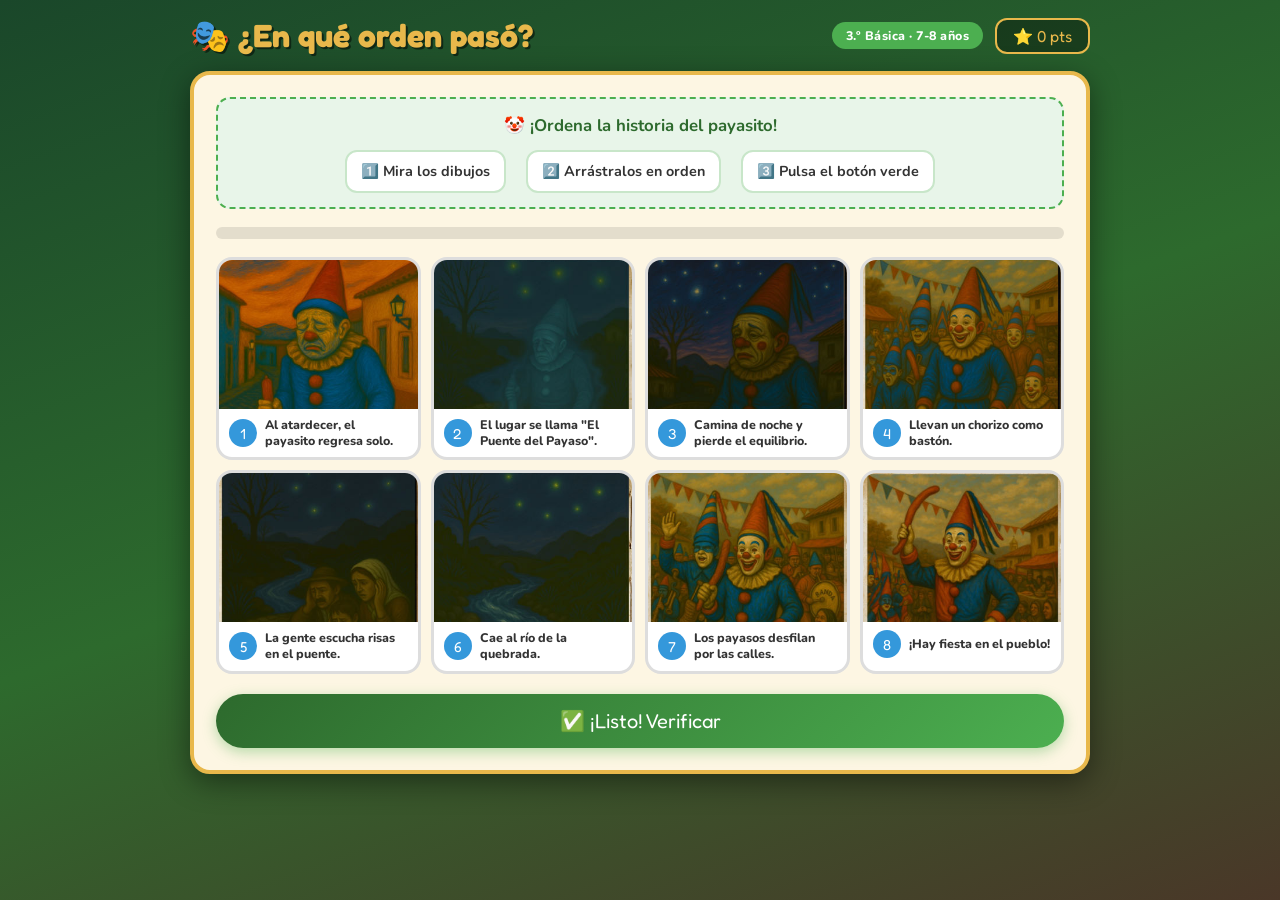
<file: juego1.html>
<!DOCTYPE html>
<html lang="es">
<head>
<meta charset="UTF-8">
<meta name="viewport" content="width=device-width, initial-scale=1.0">
<title>Juego 1 – Ordena la Historia del Puente del Payaso</title>
<style>
@import url('https://fonts.googleapis.com/css2?family=Fredoka+One&family=Nunito:wght@700;800&display=swap');
*{box-sizing:border-box;margin:0;padding:0}
body{
  font-family:'Nunito',sans-serif;
  background:linear-gradient(160deg,#1a472a,#2d6a2d,#4a3728);
  min-height:100vh; padding:16px;
}

/* CABECERA */
.cab{
  max-width:900px; margin:0 auto 16px;
  display:flex; align-items:center; gap:12px; flex-wrap:wrap;
}
.titulo{
  font-family:'Fredoka One',cursive;
  font-size:clamp(1.4rem,4vw,2rem);
  color:#e8b84b;
  text-shadow:2px 2px 0 rgba(0,0,0,.5);
  flex:1;
}
.badge{
  background:#4caf50; color:#fff;
  border-radius:20px; padding:5px 14px;
  font-size:.78rem; font-weight:800; letter-spacing:.5px;
}
.puntos{
  background:rgba(0,0,0,.35); border:2px solid #e8b84b;
  border-radius:12px; padding:6px 16px;
  color:#e8b84b; font-family:'Fredoka One',cursive; font-size:1rem;
}

/* CAJA PRINCIPAL */
.caja{
  max-width:900px; margin:0 auto;
  background:#fdf6e3; border-radius:20px;
  padding:22px; border:4px solid #e8b84b;
  box-shadow:0 8px 30px rgba(0,0,0,.45);
}

/* INSTRUCCIONES */
.instruc{
  background:#e8f5e9; border:2px dashed #4caf50;
  border-radius:14px; padding:14px 18px;
  margin-bottom:18px;
  font-size:1.05rem; font-weight:800; color:#2d6a2d;
  line-height:1.6; text-align:center;
}
.instruc .pasos{
  display:flex; justify-content:center; gap:20px;
  margin-top:10px; flex-wrap:wrap;
}
.paso{
  background:#fff; border-radius:12px; padding:8px 14px;
  font-size:.9rem; color:#333; font-weight:700;
  border:2px solid #c8e6c9;
  display:flex; align-items:center; gap:6px;
}

/* BARRA */
.barra-w{background:rgba(0,0,0,.1);border-radius:20px;height:12px;margin-bottom:18px;overflow:hidden}
.barra-f{height:100%;background:linear-gradient(90deg,#4caf50,#e8b84b);border-radius:20px;transition:width .4s}

/* GRID DE TARJETAS */
.grid{
  display:grid;
  grid-template-columns:repeat(4,1fr);
  gap:10px;
  margin-bottom:20px;
}
@media(max-width:680px){.grid{grid-template-columns:repeat(2,1fr);}}

.tarjeta{
  background:#fff; border:3px solid #ddd; border-radius:16px;
  overflow:hidden; cursor:grab;
  transition:border-color .2s, box-shadow .2s, transform .15s;
  user-select:none; position:relative;
}
.tarjeta:hover{border-color:#3498db;box-shadow:0 4px 14px rgba(52,152,219,.25);transform:scale(1.03);}
.tarjeta.arrastrando{opacity:.35;transform:scale(.95);}
.tarjeta.encima{border-color:#4caf50;box-shadow:0 0 0 3px rgba(76,175,80,.3);}
.tarjeta.correcta{border-color:#4caf50!important;box-shadow:0 0 0 3px rgba(76,175,80,.35)!important;}
.tarjeta.incorrecta{border-color:#c0392b!important;box-shadow:0 0 0 3px rgba(192,57,43,.3)!important;animation:shake .4s;}
@keyframes shake{0%,100%{transform:translateX(0)}25%{transform:translateX(-6px)}75%{transform:translateX(6px)}}

.tarjeta img{
  width:100%; aspect-ratio:4/3; object-fit:cover; display:block;
  pointer-events:none;
}
.tarjeta-pie{
  padding:8px 10px;
  display:flex; align-items:center; gap:8px;
}
.num-badge{
  background:#3498db; color:#fff;
  border-radius:50%; width:28px; height:28px; min-width:28px;
  display:flex;align-items:center;justify-content:center;
  font-family:'Fredoka One',cursive; font-size:.9rem; flex-shrink:0;
}
.tarjeta-texto{
  font-size:.78rem; font-weight:800; color:#333; line-height:1.3;
  flex:1;
}

/* MARCAS de correcto/incorrecto en tarjeta */
.marca{
  position:absolute; top:6px; right:6px;
  width:28px; height:28px; border-radius:50%;
  display:none; align-items:center; justify-content:center;
  font-size:1rem; font-weight:900;
}
.tarjeta.correcta  .marca{display:flex;background:#4caf50;color:#fff;}
.tarjeta.incorrecta .marca{display:flex;background:#c0392b;color:#fff;}

/* BOTÓN */
.btn-v{
  display:block; width:100%; padding:15px;
  border-radius:50px; font-family:'Fredoka One',cursive;
  font-size:1.25rem; color:#fff;
  background:linear-gradient(135deg,#2d6a2d,#4caf50);
  border:none; cursor:pointer;
  box-shadow:0 4px 14px rgba(76,175,80,.4);
  transition:transform .15s;
}
.btn-v:hover{transform:scale(1.02);}
.btn-v:disabled{opacity:.5;cursor:not-allowed;transform:none;}

/* RESULTADO */
.resultado{text-align:center;padding:28px 16px;animation:pop .4s ease;}
@keyframes pop{from{opacity:0;transform:scale(.85)}to{opacity:1;transform:scale(1)}}
.res-em{font-size:5rem;display:block;margin-bottom:12px;}
.res-tit{font-family:'Fredoka One',cursive;font-size:2rem;color:#6b3a2a;margin-bottom:10px;}
.estrellas{font-size:2.5rem;margin-bottom:14px;}
.res-txt{font-size:1rem;color:#555;line-height:1.6;margin-bottom:16px;}
.moraleja{
  background:#fff8e1;border:2px solid #e8b84b;border-radius:12px;
  padding:12px 16px;font-size:.95rem;color:#6b3a2a;font-style:italic;
  margin-bottom:22px;line-height:1.5;
}
.btn-nuevo{
  padding:13px 32px;border-radius:50px;
  font-family:'Fredoka One',cursive;font-size:1.1rem;color:#fff;
  background:linear-gradient(135deg,#e67e22,#e8b84b);
  border:none;cursor:pointer;
  box-shadow:0 4px 14px rgba(230,126,34,.4);transition:transform .15s;
}
.btn-nuevo:hover{transform:scale(1.04);}

/* CONFETI */
.confeti-layer{pointer-events:none;position:fixed;inset:0;z-index:999;overflow:hidden;}
.c{position:absolute;top:-20px;animation:caer linear forwards;}
@keyframes caer{to{transform:translateY(110vh) rotate(720deg);opacity:0;}}
</style>
</head>
<body>
<div class="confeti-layer" id="cf"></div>

<div class="cab">
  <h1 class="titulo">🎭 ¿En qué orden pasó?</h1>
  <span class="badge">3.º Básica · 7-8 años</span>
  <div class="puntos" id="pts">⭐ 0 pts</div>
</div>

<div class="caja" id="caja"></div>

<script>
const ESCENAS = [
  { key:"fiesta", texto:"¡Hay fiesta en el pueblo!", img:"[data-uri]" },
  { key:"desfile", texto:"Los payasos desfilan por las calles.", img:"[data-uri]" },
  { key:"chorizo", texto:"Llevan un chorizo como bastón.", img:"[data-uri]" },
  { key:"triste", texto:"Al atardecer, el payasito regresa solo.", img:"[data-uri]" },
  { key:"noche", texto:"Camina de noche y pierde el equilibrio.", img:"[data-uri]" },
  { key:"rio", texto:"Cae al río de la quebrada.", img:"[data-uri]" },
  { key:"familia", texto:"La gente escucha risas en el puente.", img:"[data-uri]" },
  { key:"fantasma", texto:"El lugar se llama \"El Puente del Payaso\".", img:"[data-uri]" },
];

let orden = [], intentos = 0, puntos = 0, listo = false, dragSrc = null;

function init() {
  intentos = 0; puntos = 0; listo = false;
  document.getElementById('pts').textContent = '⭐ 0 pts';
  orden = [...ESCENAS].sort(() => Math.random() - .5);
  if (orden.every((e,i) => e === ESCENAS[i])) orden.push(orden.shift());
  render();
}

function render() {
  document.getElementById('caja').innerHTML = `
    <div class="instruc">
      🤡 <strong>¡Ordena la historia del payasito!</strong><br>
      <div class="pasos">
        <div class="paso">1️⃣ Mira los dibujos</div>
        <div class="paso">2️⃣ Arrástralos en orden</div>
        <div class="paso">3️⃣ Pulsa el botón verde</div>
      </div>
    </div>
    <div class="barra-w"><div class="barra-f" id="barra" style="width:0%"></div></div>
    <div class="grid" id="grid">
      ${orden.map((e,i) => `
        <div class="tarjeta" draggable="true" data-i="${i}"
          ondragstart="ds(event)" ondragover="dov(event)"
          ondragleave="dl(event)" ondrop="dd(event)">
          <div class="marca" id="marca-${i}">✓</div>
          <img src="${e.img}" alt="${e.texto}" loading="lazy">
          <div class="tarjeta-pie">
            <div class="num-badge" id="nb-${i}">${i+1}</div>
            <div class="tarjeta-texto">${e.texto}</div>
          </div>
        </div>
      `).join('')}
    </div>
    <button class="btn-v" id="btnV" onclick="verificar()">✅ ¡Listo! Verificar</button>
  `;
}

function ds(e){dragSrc=e.currentTarget;dragSrc.classList.add('arrastrando');e.dataTransfer.effectAllowed='move';}
function dov(e){e.preventDefault();e.currentTarget.classList.add('encima');}
function dl(e){e.currentTarget.classList.remove('encima');}
function dd(e){
  e.preventDefault();
  const t=e.currentTarget;
  t.classList.remove('encima');
  dragSrc.classList.remove('arrastrando');
  if(dragSrc===t)return;
  const g=document.getElementById('grid');
  const ns=[...g.children];
  const a=ns.indexOf(dragSrc), b=ns.indexOf(t);
  [orden[a],orden[b]]=[orden[b],orden[a]];
  a<b?g.insertBefore(dragSrc,t.nextSibling):g.insertBefore(dragSrc,t);
  [...g.children].forEach((el,i)=>el.querySelector('.num-badge').textContent=i+1);
}

function verificar(){
  if(listo)return;
  intentos++;
  const g=document.getElementById('grid');
  const ns=[...g.children];
  let ok=0;
  ns.forEach((n,i)=>{
    const bien=orden[i]===ESCENAS[i];
    n.classList.remove('correcta','incorrecta');
    void n.offsetWidth;
    n.classList.add(bien?'correcta':'incorrecta');
    const m=n.querySelector('.marca');
    m.textContent=bien?'✓':'✗';
    if(bien)ok++;
  });
  puntos=ok*10+(intentos===1?20:0);
  document.getElementById('pts').textContent=`⭐ ${puntos} pts`;
  document.getElementById('barra').style.width=`${Math.round(ok/ESCENAS.length*100)}%`;

  if(ok===ESCENAS.length){
    listo=true; confeti();
    setTimeout(()=>resultado(true),700);
  } else {
    const btn=document.getElementById('btnV');
    if(intentos<3){
      btn.textContent=`🔄 Intentar de nuevo (${3-intentos} intento${3-intentos!==1?'s':''} más)`;
    } else {
      listo=true; setTimeout(()=>resultado(false),600);
    }
  }
}

function resultado(gano){
  const pct=puntos/100;
  const est=pct>=.85?'⭐⭐⭐':pct>=.55?'⭐⭐':'⭐';
  if(gano)confeti();
  document.getElementById('caja').innerHTML=`
    <div class="resultado">
      <span class="res-em">${gano?'🎉':'💪'}</span>
      <h2 class="res-tit">${gano?'¡Lo lograste!':'¡Buen intento!'}</h2>
      <div class="estrellas">${est}</div>
      <p class="res-txt">${gano
        ?`¡Ordenaste todos los dibujos correctamente!<br>Obtuviste <strong>${puntos} puntos</strong>. ¡Eres increíble! 🤡`
        :`No te rindas, vuelve a intentarlo.<br>Obtuviste <strong>${puntos} puntos</strong>.`}
      </p>
      <div class="moraleja">🌉 <em>"Nunca tomes más de lo que puedas soportar."</em></div>
      <button class="btn-nuevo" onclick="init()">🔄 Jugar de nuevo</button>
    </div>
  `;
}

function confeti(){
  const c=document.getElementById('cf'); c.innerHTML='';
  const cols=['#e8b84b','#4caf50','#3498db','#e74c3c','#9b59b6','#1abc9c'];
  for(let i=0;i<80;i++){
    const d=document.createElement('div'); d.className='c';
    const s=8+Math.random()*10;
    d.style.cssText=`left:${Math.random()*100}%;background:${cols[~~(Math.random()*cols.length)]};
      width:${s}px;height:${s}px;border-radius:${Math.random()>.5?'50%':'3px'};
      animation-duration:${1.5+Math.random()*2}s;animation-delay:${Math.random()*.8}s;`;
    c.appendChild(d);
  }
  setTimeout(()=>c.innerHTML='',3500);
}

init();
</script>
</body>
</html>
</file>
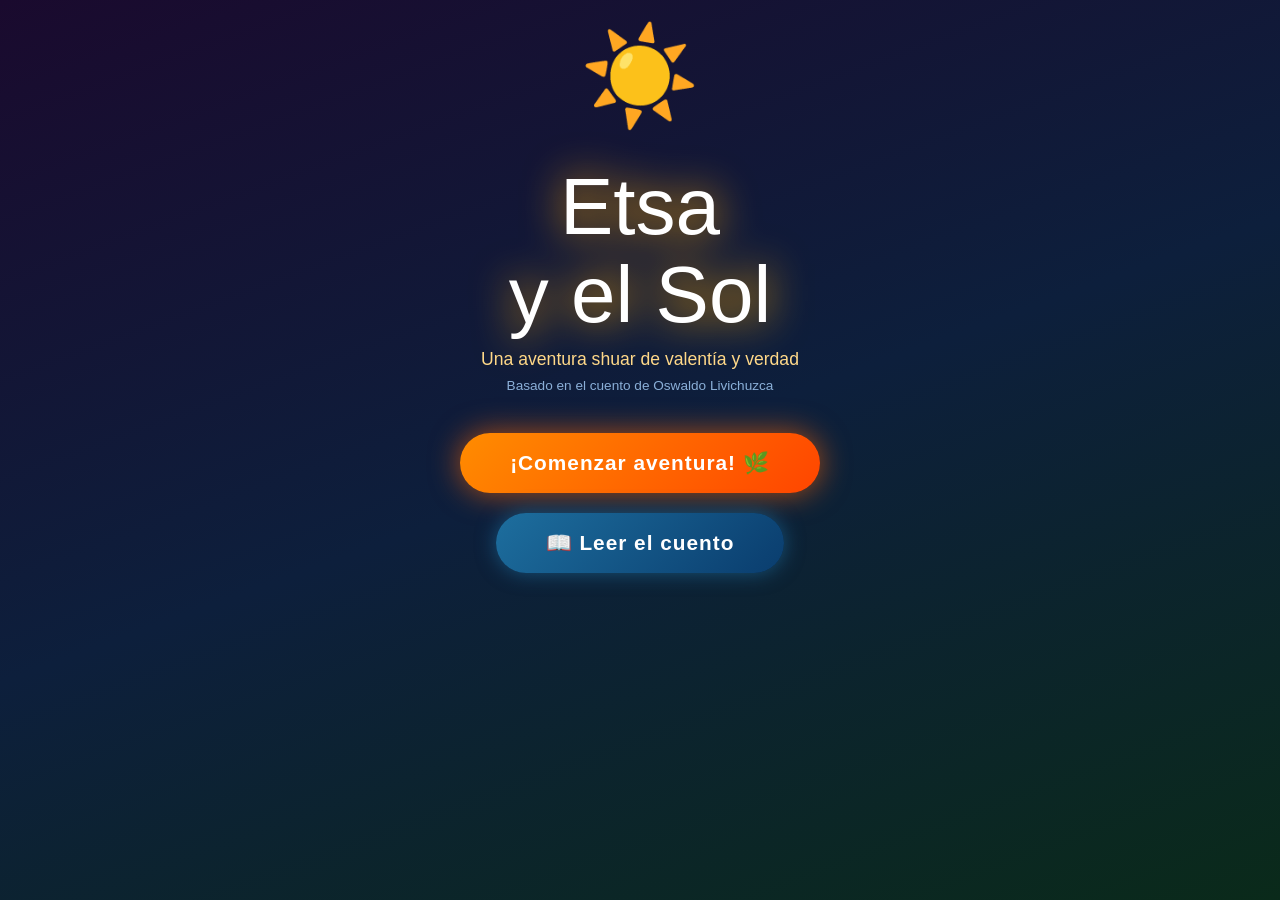
<file: juego10.html>
<!DOCTYPE html>
<html lang="es">
<head>
<meta charset="UTF-8">
<meta name="viewport" content="width=device-width, initial-scale=1.0">
<title>Etsa y el Sol - Aventura Shuar</title>
<style>
  * { margin: 0; padding: 0; box-sizing: border-box; }

  body {
    font-family: 'Segoe UI', sans-serif;
    background: linear-gradient(160deg, #1a0a2e 0%, #0d1f3c 50%, #0a2a1a 100%);
    min-height: 100vh;
    color: white;
    overflow-x: hidden;
  }

  #game-container {
    max-width: 760px;
    margin: 0 auto;
    padding: 20px;
    min-height: 100vh;
    display: flex;
    flex-direction: column;
    align-items: center;
  }

  /* ---- STARS BG ---- */
  .stars {
    position: fixed; top:0; left:0; width:100%; height:100%;
    pointer-events: none; z-index: 0;
    overflow: hidden;
  }
  .star {
    position: absolute; border-radius: 50%;
    background: white; animation: twinkle 2s infinite alternate;
  }
  @keyframes twinkle { from{opacity:.2} to{opacity:1} }

  /* ---- SCREEN SYSTEM ---- */
  .screen { display:none; width:100%; flex-direction:column; align-items:center; z-index:1; position:relative; }
  .screen.active { display:flex; }

  /* ---- TITLE SCREEN ---- */
  .sun-title {
    font-size: clamp(2.5rem, 8vw, 5rem);
    text-align: center;
    line-height: 1.1;
    margin: 20px 0 10px;
    filter: drop-shadow(0 0 20px #ffaa00);
    animation: sunpulse 3s ease-in-out infinite;
  }
  @keyframes sunpulse { 0%,100%{filter:drop-shadow(0 0 15px #ffaa00)} 50%{filter:drop-shadow(0 0 40px #ff6600)} }

  .sun-emoji { font-size: clamp(3rem, 10vw, 6rem); display:block; text-align:center; margin-bottom:10px; }

  .subtitle { font-size: 1.1rem; color: #ffd98a; text-align:center; margin-bottom: 8px; }
  .author-note { font-size: 0.85rem; color: #aad4ff; text-align:center; margin-bottom:30px; opacity:0.8; }

  .btn-start {
    background: linear-gradient(135deg, #ff8c00, #ff4500);
    color: white; border: none; border-radius: 50px;
    padding: 18px 50px; font-size: 1.3rem; cursor: pointer;
    box-shadow: 0 0 30px #ff6600aa;
    transition: transform 0.2s, box-shadow 0.2s;
    font-weight: bold; letter-spacing: 1px;
    margin: 10px;
  }
  .btn-start:hover { transform: scale(1.05); box-shadow: 0 0 45px #ff6600cc; }
  .btn-start:active { transform: scale(0.97); }

  /* ---- PROGRESS BAR ---- */
  .progress-bar-wrap {
    width: 100%; background: rgba(255,255,255,0.1); border-radius:20px;
    margin-bottom: 20px; height: 12px; overflow:hidden;
  }
  .progress-bar-fill {
    height: 100%; border-radius:20px;
    background: linear-gradient(90deg, #ffaa00, #ff4500);
    transition: width 0.6s ease;
  }
  .progress-label { font-size: 0.8rem; color: #ffd98a; margin-bottom:6px; text-align:right; width:100%; }

  /* ---- HEARTS ---- */
  .hearts-row { display:flex; gap:8px; margin-bottom:16px; align-self: flex-start; }
  .heart { font-size: 1.5rem; transition: transform 0.3s; }
  .heart.lost { filter: grayscale(1); opacity:0.3; }
  @keyframes heartlost { 0%{transform:scale(1)} 50%{transform:scale(1.4)} 100%{transform:scale(1)} }

  /* ---- SCENE CARD ---- */
  .scene-card {
    background: rgba(255,255,255,0.07);
    border: 1.5px solid rgba(255,180,0,0.3);
    border-radius: 20px;
    padding: 24px;
    width: 100%;
    margin-bottom: 20px;
    backdrop-filter: blur(4px);
    position: relative;
    overflow: hidden;
  }
  .scene-illustration {
    font-size: clamp(4rem, 12vw, 7rem);
    text-align: center;
    display: block;
    margin-bottom: 12px;
    animation: floatAnim 3s ease-in-out infinite;
  }
  @keyframes floatAnim { 0%,100%{transform:translateY(0)} 50%{transform:translateY(-10px)} }

  .scene-title {
    font-size: 1.25rem; font-weight: bold; text-align:center;
    color: #ffd98a; margin-bottom: 12px; letter-spacing:0.5px;
  }
  .scene-text {
    font-size: 1.05rem; line-height: 1.75; color: #e8d5ff;
    text-align: center;
  }
  .scene-text em { color: #ffcc44; font-style: normal; font-weight: bold; }

  /* ---- CHALLENGE TYPES ---- */

  /* CHOICE */
  .choices-grid {
    display: grid; grid-template-columns: 1fr 1fr;
    gap: 12px; width: 100%; margin-top:4px;
  }
  .choice-btn {
    background: rgba(255,255,255,0.08);
    border: 1.5px solid rgba(255,200,100,0.3);
    border-radius: 16px; padding: 14px 12px;
    color: white; cursor: pointer; font-size: 0.95rem;
    transition: all 0.2s; text-align:center; line-height:1.4;
  }
  .choice-btn:hover { background: rgba(255,200,100,0.18); border-color: #ffcc44; transform: scale(1.03); }
  .choice-btn.correct { background: rgba(50,200,100,0.25); border-color: #50e888; }
  .choice-btn.wrong { background: rgba(220,50,50,0.25); border-color: #ff6666; }
  .choice-btn:disabled { cursor: default; transform:none; }

  /* DRAG ORDER */
  .drag-area { display:flex; flex-direction:column; gap:10px; width:100%; }
  .drag-item {
    background: rgba(255,200,100,0.12);
    border: 1.5px dashed rgba(255,200,100,0.4);
    border-radius: 14px; padding: 12px 16px;
    cursor: grab; font-size: 0.95rem; display:flex;
    align-items:center; gap:10px; transition: all 0.2s;
    user-select:none;
  }
  .drag-item:hover { background: rgba(255,200,100,0.22); }
  .drag-item.dragging { opacity:0.5; }
  .drag-item .drag-icon { font-size:1.3rem; }

  .check-btn {
    background: linear-gradient(135deg, #1d9e75, #0f6e56);
    color: white; border: none; border-radius: 50px;
    padding: 13px 36px; font-size: 1rem; cursor: pointer;
    margin-top: 14px; font-weight: bold; transition: all 0.2s;
  }
  .check-btn:hover { transform: scale(1.04); }

  /* MEMORY */
  .memory-grid {
    display: grid; grid-template-columns: repeat(4, 1fr);
    gap: 10px; width: 100%; margin-top: 6px;
  }
  .mem-card {
    aspect-ratio: 1; border-radius: 12px; cursor:pointer;
    display:flex; align-items:center; justify-content:center;
    font-size: 1.9rem;
    background: linear-gradient(135deg, #2a1560, #1a0a2e);
    border: 1.5px solid rgba(255,200,100,0.25);
    transition: transform 0.3s; position:relative; overflow:hidden;
  }
  .mem-card .card-back { font-size: 1.6rem; }
  .mem-card .card-front {
    position:absolute; font-size:1.9rem;
    transform: rotateY(90deg); transition: transform 0.3s;
  }
  .mem-card.flipped .card-back { transform: rotateY(90deg); transition: transform 0.3s; }
  .mem-card.flipped .card-front { transform: rotateY(0deg); }
  .mem-card.matched { background: rgba(30,160,90,0.3); border-color: #50e888; cursor:default; }
  .mem-card:hover:not(.matched) { transform: scale(1.06); }

  /* PAINT */
  .paint-area { width:100%; }
  .paint-options { display:flex; flex-wrap:wrap; gap:10px; justify-content:center; margin-bottom:12px; }
  .paint-slot {
    border-radius: 14px; border: 2px dashed rgba(255,200,100,0.3);
    padding: 12px; display:flex; align-items:center;
    gap:8px; font-size:0.9rem; background: rgba(255,255,255,0.05);
    min-width: 140px; flex:1;
  }
  .paint-slot .emoji-slot { font-size:1.5rem; }
  .color-choice {
    width: 40px; height: 40px; border-radius: 50%; cursor:pointer;
    border: 3px solid transparent; transition: all 0.2s;
    display:flex; align-items:center; justify-content:center;
    font-size:1.1rem;
  }
  .color-choice:hover, .color-choice.selected { border-color: white; transform: scale(1.15); }
  .color-row { display:flex; gap:10px; flex-wrap:wrap; justify-content:center; margin-bottom:14px; }

  /* FEEDBACK OVERLAY */
  .feedback {
    position: fixed; inset:0; z-index:100;
    display:flex; flex-direction:column;
    align-items:center; justify-content:center;
    pointer-events:none; opacity:0;
    transition: opacity 0.3s;
  }
  .feedback.show { opacity:1; pointer-events:all; }
  .feedback-box {
    background: rgba(10,20,40,0.92);
    border-radius: 24px; padding: 30px 40px;
    text-align:center; border: 2px solid;
    max-width: 400px;
  }
  .feedback-box.good { border-color: #50e888; }
  .feedback-box.bad { border-color: #ff6666; }
  .feedback-icon { font-size: 3.5rem; margin-bottom:10px; display:block; }
  .feedback-msg { font-size: 1.2rem; font-weight:bold; margin-bottom:8px; }
  .feedback-sub { font-size: 0.95rem; color: #aad4ff; margin-bottom:16px; }
  .feedback-continue {
    background: linear-gradient(135deg, #ff8c00, #ff4500);
    color: white; border: none; border-radius: 50px;
    padding: 12px 36px; font-size: 1rem; cursor: pointer; font-weight:bold;
    pointer-events: all;
  }

  /* RESULTS */
  .results-stars { display:flex; gap:12px; justify-content:center; font-size:3rem; margin:20px 0; }
  .results-score { font-size: 2rem; font-weight:bold; color: #ffd98a; text-align:center; }
  .results-msg { font-size:1.1rem; color:#e8d5ff; text-align:center; margin:12px 0 24px; }
  .medals-row { display:flex; gap:20px; justify-content:center; flex-wrap:wrap; margin-bottom:20px; }
  .medal { text-align:center; font-size:0.85rem; color:#aad4ff; }
  .medal .m-icon { font-size:2rem; display:block; }

  /* STORY VIEWER */
  .story-page {
    background: rgba(255,255,255,0.06); border-radius:20px;
    padding: 24px; width:100%; text-align:center; margin-bottom:16px;
  }
  .story-big-emoji { font-size: 4rem; display:block; margin-bottom:12px; }
  .story-text { font-size: 1.05rem; line-height:1.8; color: #e8d5ff; }
  .nav-row { display:flex; gap:12px; justify-content:center; margin-top:8px; }
  .nav-btn {
    background: rgba(255,200,100,0.15); border: 1.5px solid rgba(255,200,100,0.35);
    color: white; border-radius: 50px; padding: 10px 28px;
    cursor:pointer; font-size:0.95rem; transition: all 0.2s;
  }
  .nav-btn:hover { background: rgba(255,200,100,0.3); }
  .nav-btn:disabled { opacity:0.3; cursor:default; }

  /* WORD SCRAMBLE */
  .scramble-letters {
    display:flex; flex-wrap:wrap; gap:8px; justify-content:center;
    margin: 12px 0; min-height:60px;
  }
  .letter-tile {
    width:44px; height:44px; border-radius:10px;
    background: linear-gradient(135deg, #533abc, #2a1560);
    border: 1.5px solid rgba(200,160,255,0.4);
    display:flex; align-items:center; justify-content:center;
    font-size:1.3rem; font-weight:bold; cursor:pointer;
    transition: all 0.2s; user-select:none;
  }
  .letter-tile:hover { transform:scale(1.1); }
  .letter-tile.used { opacity:0.2; cursor:default; transform:none; }
  .answer-row {
    display:flex; gap:8px; justify-content:center; margin-bottom:12px;
    flex-wrap:wrap; min-height: 54px;
  }
  .answer-slot {
    width:44px; height:44px; border-radius:10px;
    background: rgba(255,200,100,0.08);
    border: 2px dashed rgba(255,200,100,0.35);
    display:flex; align-items:center; justify-content:center;
    font-size:1.3rem; font-weight:bold; cursor:pointer;
    transition: all 0.2s;
  }
  .answer-slot.filled { background: rgba(255,200,100,0.2); border-style:solid; border-color: #ffcc44; }

  /* FIREWORKS */
  .firework { position:fixed; pointer-events:none; z-index:200; font-size:1.5rem; animation: fly 1.2s ease-out forwards; }
  @keyframes fly { 0%{transform:translateY(0) scale(0); opacity:1} 100%{transform:translateY(-200px) scale(1.5); opacity:0} }

  /* NAV TOP */
  .top-bar {
    display:flex; align-items:center; justify-content:space-between;
    width:100%; margin-bottom:16px; z-index:2; position:relative;
  }
  .score-badge {
    background: rgba(255,200,0,0.15); border: 1.5px solid rgba(255,200,0,0.3);
    border-radius: 50px; padding: 6px 16px; font-size: 0.9rem; color: #ffd98a;
  }
  .chapter-badge {
    background: rgba(150,100,255,0.15); border: 1.5px solid rgba(150,100,255,0.3);
    border-radius: 50px; padding: 6px 16px; font-size: 0.85rem; color: #c8b4ff;
  }

  @media(max-width:500px) {
    .choices-grid { grid-template-columns:1fr; }
    .memory-grid { grid-template-columns: repeat(4,1fr); }
  }
</style>
</head>
<body>

<div class="stars" id="stars"></div>

<div id="game-container">

  <!-- TITLE SCREEN -->
  <div class="screen active" id="screen-title">
    <span class="sun-emoji">☀️</span>
    <div class="sun-title">Etsa<br>y el Sol</div>
    <p class="subtitle">Una aventura shuar de valentía y verdad</p>
    <p class="author-note">Basado en el cuento de Oswaldo Livichuzca</p>
    <button class="btn-start" onclick="startGame()">¡Comenzar aventura! 🌿</button>
    <button class="btn-start" style="background:linear-gradient(135deg,#1d6e9e,#0a3d6e); box-shadow: 0 0 20px #1d6e9eaa;" onclick="showStory()">📖 Leer el cuento</button>
  </div>

  <!-- STORY READER -->
  <div class="screen" id="screen-story">
    <div class="top-bar">
      <button class="nav-btn" onclick="goTitle()" style="padding:8px 18px;">← Volver</button>
      <span class="chapter-badge" id="story-counter">Página 1 / 8</span>
    </div>
    <div class="story-page" id="story-page-content"></div>
    <div class="nav-row">
      <button class="nav-btn" id="story-prev" onclick="storyNav(-1)">◀ Anterior</button>
      <button class="nav-btn" id="story-next" onclick="storyNav(1)">Siguiente ▶</button>
    </div>
    <button class="btn-start" style="margin-top:16px;" onclick="startGame()">¡Jugar ahora! 🎮</button>
  </div>

  <!-- GAME SCREEN -->
  <div class="screen" id="screen-game">
    <div class="top-bar">
      <div class="hearts-row" id="hearts-display"></div>
      <div class="score-badge">⭐ <span id="score-display">0</span></div>
    </div>
    <div class="progress-label" id="progress-label">Desafío 1 de 8</div>
    <div class="progress-bar-wrap">
      <div class="progress-bar-fill" id="progress-bar" style="width:0%"></div>
    </div>
    <div id="challenge-area" style="width:100%;"></div>
  </div>

  <!-- RESULTS SCREEN -->
  <div class="screen" id="screen-results">
    <span class="sun-emoji">🌟</span>
    <div class="sun-title" style="font-size:2rem">¡Aventura<br>completada!</div>
    <div class="results-stars" id="results-stars"></div>
    <div class="results-score" id="results-score"></div>
    <div class="results-msg" id="results-msg"></div>
    <div class="medals-row" id="medals-row"></div>
    <button class="btn-start" onclick="startGame()">Jugar otra vez 🔄</button>
    <button class="btn-start" style="background:linear-gradient(135deg,#1d6e9e,#0a3d6e); box-shadow:0 0 20px #1d6e9eaa; margin-top:8px;" onclick="goTitle()">🏠 Inicio</button>
  </div>

</div>

<!-- FEEDBACK OVERLAY -->
<div class="feedback" id="feedback-overlay">
  <div class="feedback-box" id="feedback-box">
    <span class="feedback-icon" id="feedback-icon"></span>
    <div class="feedback-msg" id="feedback-msg"></div>
    <div class="feedback-sub" id="feedback-sub"></div>
    <button class="feedback-continue" onclick="nextChallenge()">Continuar ▶</button>
  </div>
</div>

<script>
// ===== STARS =====
(function(){
  const c = document.getElementById('stars');
  for(let i=0;i<60;i++){
    const s = document.createElement('div');
    s.className='star';
    s.style.cssText=`width:${Math.random()*3+1}px;height:${s.style.width};left:${Math.random()*100}%;top:${Math.random()*100}%;animation-delay:${Math.random()*3}s;animation-duration:${1.5+Math.random()*2}s`;
    c.appendChild(s);
  }
})();

// ===== STATE =====
let hearts = 3;
let score = 0;
let currentChallenge = 0;
let challengeAnswered = false;
let dragSource = null;
let memFlipped = [];
let memMatched = 0;
let memCards = [];
let selectedColor = null;
let paintAnswers = {};
let scrambleAnswer = [];
let scrambleTarget = '';

// ===== STORY DATA =====
const storyPages = [
  { emoji:'🌿', text:'En lo profundo de la selva del cantón Limón Indanza, las voces antiguas todavía susurran historias entre los árboles y los ríos. Este es el mito de <em>Etsa</em>, el Sol, un ser sabio que vivió entre los hombres y cuidó el equilibrio de la selva.' },
  { emoji:'👹', text:'Había un espíritu malévolo llamado <em>Iwia</em>. Este ser terrible atrapaba a los shuar en su bolsa de cuero y los devoraba. Un día, capturó a una pareja de humanos, pero dejó con vida a su pequeño hijo: <em>Etsa</em>.' },
  { emoji:'🌱', text:'Etsa creció creyendo que Iwia era su verdadero padre. Pero los dioses le dieron un don especial: era el señor de los animales diurnos y podía transformarse en cualquier criatura del día.' },
  { emoji:'🕊️', text:'Una noche, Etsa encontró a <em>Yápankam</em>, una palomita blanca que seguía cantando sola. "¿También me quitarás la vida?" preguntó ella. Etsa respondió: "No, ya he causado demasiado silencio."' },
  { emoji:'💥', text:'Entonces, Yápankam le reveló la verdad: <em>Iwia no era su padre</em>. Él fue quien devoró a sus verdaderos padres. Un rugido nació en el corazón de Etsa y los recuerdos regresaron como un trueno.' },
  { emoji:'🦅', text:'Etsa recogió todas las plumas que encontró, las puso en su bodoquera y sopló con la fuerza del Sol. ¡Miles de aves renacieron! Sus cantos llenaron la selva como una gran fiesta de colores y sonidos.' },
  { emoji:'👨‍🏫', text:'Después de muchos años, Etsa se convirtió en maestro de la comunidad. Allí conoció a <em>Kujancham</em>, un joven cazador impaciente. Aunque Etsa le enseñó a respetar la naturaleza, Kujancham muchas veces desoía sus enseñanzas.' },
  { emoji:'☀️', text:'Kujancham comió del fruto prohibido. Entonces, Etsa subió al cielo y cortó la escalera que unía el mundo con los dioses. Desde ese día, el Sol quedó arriba, vigilando desde lo alto. <em>"Nadie debe romper la armonía de la selva. Cada ser merece vivir."</em>' },
];

let storyPage = 0;
function showStory() {
  storyPage = 0;
  renderStoryPage();
  setScreen('story');
}
function renderStoryPage() {
  const p = storyPages[storyPage];
  document.getElementById('story-page-content').innerHTML = `
    <span class="story-big-emoji">${p.emoji}</span>
    <p class="story-text">${p.text}</p>
  `;
  document.getElementById('story-counter').textContent = `Página ${storyPage+1} / ${storyPages.length}`;
  document.getElementById('story-prev').disabled = storyPage === 0;
  document.getElementById('story-next').disabled = storyPage === storyPages.length-1;
}
function storyNav(d) { storyPage = Math.max(0,Math.min(storyPages.length-1,storyPage+d)); renderStoryPage(); }
function goTitle() { setScreen('title'); }

// ===== CHALLENGES =====
const challenges = [
  {
    type: 'choice',
    emoji: '👹',
    title: '¿Quién era Iwia?',
    text: 'En la selva vivía un espíritu terrible. ¿Qué hacía Iwia con los shuar?',
    options: [
      { text: '🍃 Los ayudaba a cazar', correct: false },
      { text: '💼 Los encerraba en su bolsa y los devoraba', correct: true },
      { text: '🎵 Les enseñaba canciones', correct: false },
      { text: '🌊 Los llevaba al río', correct: false },
    ],
    feedback_good: '¡Muy bien! Iwia era un ser malévolo que atrapaba a los shuar.',
    feedback_bad: 'Iwia era muy peligroso: atrapaba a los shuar en su bolsa de cuero.',
  },
  {
    type: 'scramble',
    emoji: '🕊️',
    title: 'Completa la palabra',
    text: 'La palomita blanca que habló con Etsa se llamaba...',
    word: 'YAPANKAM',
    hint: 'Pista: Era un ave que cantaba sola entre las montañas',
    feedback_good: '¡Correcto! Yápankam era la palomita que le dijo la verdad a Etsa.',
    feedback_bad: 'La palomita se llamaba YÁPANKAM. Era muy valiente al decir la verdad.',
  },
  {
    type: 'memory',
    emoji: '🧠',
    title: 'Juego de memoria',
    text: 'Encuentra los pares de personajes y elementos del cuento. ¡Voltea las tarjetas!',
    pairs: ['☀️','👹','🕊️','🌿','🦅','🌳'],
    feedback_good: '¡Increíble memoria! Recuerdas muy bien los elementos del cuento.',
    feedback_bad: 'No importa, lo importante es intentarlo. ¡Sigue practicando!',
  },
  {
    type: 'order',
    emoji: '📖',
    title: 'Ordena la historia',
    text: 'Arrastra los eventos en el orden correcto, ¡del primero al último!',
    items: [
      { id:0, text:'🕊️ Yápankam revela la verdad a Etsa', order:2 },
      { id:1, text:'👹 Iwia devora a los padres de Etsa', order:0 },
      { id:2, text:'🦅 Miles de aves renacen', order:3 },
      { id:3, text:'🌱 Etsa crece creyendo que Iwia es su padre', order:1 },
    ],
    feedback_good: '¡Excelente! Recuerdas perfectamente el orden de la historia.',
    feedback_bad: 'El orden correcto es: Iwia devora → Etsa crece → Yápankam habla → Aves renacen.',
  },
  {
    type: 'choice',
    emoji: '🦅',
    title: 'El poder de Etsa',
    text: '¿Cómo hizo Etsa para que las aves volvieran a la vida?',
    options: [
      { text: '🌧️ Llamó a la lluvia', correct: false },
      { text: '🪄 Usó magia de los dioses', correct: false },
      { text: '🪶 Recogió plumas, las puso en su bodoquera y sopló', correct: true },
      { text: '🌱 Plantó árboles especiales', correct: false },
    ],
    feedback_good: '¡Exacto! Sopló con la fuerza del Sol y renacieron miles de aves.',
    feedback_bad: 'Etsa recogió plumas, las puso en su bodoquera y sopló. ¡Las aves renacieron!',
  },
  {
    type: 'paint',
    emoji: '🎨',
    title: '¡Colorea el cuento!',
    text: 'Elige el color correcto para cada elemento del cuento shuar.',
    slots: [
      { emoji:'☀️', name:'El Sol (Etsa)', correct:'amarillo', options:['amarillo','azul','verde','rojo'] },
      { emoji:'🌿', name:'La selva', correct:'verde', options:['amarillo','rojo','verde','morado'] },
      { emoji:'🌙', name:'La noche de Iwia', correct:'morado', options:'azul,amarillo,morado,verde'.split(',') },
    ],
    feedback_good: '¡Qué artista! Elegiste los colores perfectos para el cuento.',
    feedback_bad: 'El Sol es amarillo, la selva es verde, y la noche de Iwia es oscura/morada.',
  },
  {
    type: 'choice',
    emoji: '👨‍🏫',
    title: 'Kujancham y la enseñanza',
    text: '¿Qué hizo mal Kujancham que enojó a Etsa?',
    options: [
      { text: '🏃 Corrió más rápido que Etsa', correct: false },
      { text: '🍎 Comió del fruto prohibido del árbol sagrado', correct: true },
      { text: '💧 Bebió agua del río equivocado', correct: false },
      { text: '🎯 Cazó sin permiso', correct: false },
    ],
    feedback_good: '¡Correcto! Kujancham rompió la regla más importante: no comer del fruto prohibido.',
    feedback_bad: 'Kujancham comió del fruto prohibido del árbol de numpi. Rompió el equilibrio.',
  },
  {
    type: 'choice',
    emoji: '💡',
    title: 'La moraleja del cuento',
    text: '¿Cuál es la enseñanza más importante del cuento de Etsa?',
    options: [
      { text: '🏆 Los más fuertes siempre ganan', correct: false },
      { text: '🤫 Es mejor guardar secretos', correct: false },
      { text: '🌿 Nadie debe romper la armonía de la selva. Cada ser merece vivir.', correct: true },
      { text: '🏠 Nunca salgas de tu casa', correct: false },
    ],
    feedback_good: '¡Perfecto! Aprendiste la moraleja del cuento shuar. ¡Eres muy sabio/a!',
    feedback_bad: 'La moraleja es: "Nadie debe romper la armonía de la selva. Cada ser merece vivir."',
  },
];

// ===== GAME FLOW =====
function startGame() {
  hearts = 3;
  score = 0;
  currentChallenge = 0;
  challengeAnswered = false;
  setScreen('game');
  renderChallenge();
}

function renderChallenge() {
  challengeAnswered = false;
  const c = challenges[currentChallenge];
  updateHUD();
  const area = document.getElementById('challenge-area');
  area.innerHTML = '';

  const card = document.createElement('div');
  card.className = 'scene-card';
  card.innerHTML = `
    <span class="scene-illustration">${c.emoji}</span>
    <div class="scene-title">${c.title}</div>
    <div class="scene-text">${c.text}</div>
  `;
  area.appendChild(card);

  const challengeDiv = document.createElement('div');
  challengeDiv.style.width = '100%';

  switch(c.type) {
    case 'choice': renderChoice(c, challengeDiv); break;
    case 'order': renderOrder(c, challengeDiv); break;
    case 'memory': renderMemory(c, challengeDiv); break;
    case 'paint': renderPaint(c, challengeDiv); break;
    case 'scramble': renderScramble(c, challengeDiv); break;
  }
  area.appendChild(challengeDiv);
}

function updateHUD() {
  document.getElementById('score-display').textContent = score;
  const h = document.getElementById('hearts-display');
  h.innerHTML = '';
  for(let i=0;i<3;i++){
    const hrt = document.createElement('span');
    hrt.className = 'heart' + (i >= hearts ? ' lost' : '');
    hrt.textContent = '❤️';
    h.appendChild(hrt);
  }
  const prog = ((currentChallenge) / challenges.length) * 100;
  document.getElementById('progress-bar').style.width = prog + '%';
  document.getElementById('progress-label').textContent = `Desafío ${currentChallenge+1} de ${challenges.length}`;
}

// ===== CHOICE =====
function renderChoice(c, el) {
  const grid = document.createElement('div');
  grid.className = 'choices-grid';
  c.options.forEach((opt, i) => {
    const btn = document.createElement('button');
    btn.className = 'choice-btn';
    btn.textContent = opt.text;
    btn.onclick = () => {
      if(challengeAnswered) return;
      challengeAnswered = true;
      grid.querySelectorAll('.choice-btn').forEach(b => b.disabled=true);
      if(opt.correct) {
        btn.classList.add('correct');
        score += 10;
        showFeedback(true, '¡Correcto! 🎉', c.feedback_good);
      } else {
        btn.classList.add('wrong');
        grid.querySelectorAll('.choice-btn')[c.options.findIndex(o=>o.correct)].classList.add('correct');
        loseHeart();
        showFeedback(false, '¡Casi! 😅', c.feedback_bad);
      }
    };
    grid.appendChild(btn);
  });
  el.appendChild(grid);
}

// ===== SCRAMBLE =====
function renderScramble(c, el) {
  scrambleTarget = c.word;
  scrambleAnswer = [];
  const letters = c.word.split('').map((l,i)=>({l,i,used:false}));
  // shuffle
  for(let i=letters.length-1;i>0;i--){const j=Math.floor(Math.random()*(i+1));[letters[i],letters[j]]=[letters[j],letters[i]];}

  const hint = document.createElement('p');
  hint.style.cssText='text-align:center;color:#aad4ff;font-size:0.85rem;margin-bottom:12px;';
  hint.textContent = c.hint;
  el.appendChild(hint);

  const ansRow = document.createElement('div');
  ansRow.className = 'answer-row';
  ansRow.id = 'ans-row';
  for(let i=0;i<c.word.length;i++){
    const slot = document.createElement('div');
    slot.className='answer-slot';
    slot.id='slot-'+i;
    slot.onclick=()=>removeFromAnswer(i);
    ansRow.appendChild(slot);
  }
  el.appendChild(ansRow);

  const letRow = document.createElement('div');
  letRow.className = 'scramble-letters';
  letRow.id = 'let-row';
  letters.forEach((obj,idx)=>{
    const tile = document.createElement('div');
    tile.className='letter-tile';
    tile.id='tile-'+idx;
    tile.textContent=obj.l;
    tile.dataset.letter=obj.l;
    tile.dataset.origIdx=obj.i;
    tile.onclick=()=>addToAnswer(tile, obj.l, idx);
    letRow.appendChild(tile);
  });
  el.appendChild(letRow);

  const checkBtn = document.createElement('button');
  checkBtn.className='check-btn';
  checkBtn.style.display='block';checkBtn.style.margin='12px auto 0';
  checkBtn.textContent='✅ Comprobar';
  checkBtn.onclick=()=>{
    if(challengeAnswered) return;
    const ans = scrambleAnswer.map(x=>x||'').join('');
    if(ans === scrambleTarget){
      challengeAnswered=true;
      score+=10;
      showFeedback(true,'¡Correcto! 🎉',c.feedback_good);
    } else if(ans.length === scrambleTarget.length){
      challengeAnswered=true;
      loseHeart();
      showFeedback(false,'¡Casi! 😅',c.feedback_bad);
    }
  };
  el.appendChild(checkBtn);
}

function addToAnswer(tile, letter, tileIdx) {
  if(tile.classList.contains('used')) return;
  const pos = scrambleAnswer.findIndex(x=>x===null||x===undefined);
  const nextPos = scrambleAnswer.length < scrambleTarget.length ? scrambleAnswer.length : -1;
  const slot = nextPos >= 0 ? document.getElementById('slot-'+scrambleAnswer.length) : null;
  if(scrambleAnswer.length >= scrambleTarget.length) return;
  const slotsAll = document.querySelectorAll('.answer-slot');
  let emptySlot = -1;
  for(let i=0;i<slotsAll.length;i++){ if(!slotsAll[i].classList.contains('filled')){emptySlot=i;break;} }
  if(emptySlot<0) return;
  slotsAll[emptySlot].textContent=letter;
  slotsAll[emptySlot].classList.add('filled');
  slotsAll[emptySlot].dataset.tileIdx=tileIdx;
  tile.classList.add('used');
  if(!scrambleAnswer[emptySlot]) scrambleAnswer[emptySlot]=letter;
  else scrambleAnswer.push(letter);
  scrambleAnswer[emptySlot]=letter;
}

function removeFromAnswer(slotIdx) {
  const slot = document.getElementById('slot-'+slotIdx);
  if(!slot||!slot.classList.contains('filled')) return;
  const tileIdx = slot.dataset.tileIdx;
  slot.textContent=''; slot.classList.remove('filled'); slot.dataset.tileIdx='';
  scrambleAnswer[slotIdx]=null;
  const tile = document.getElementById('tile-'+tileIdx);
  if(tile) tile.classList.remove('used');
}

// ===== ORDER =====
function renderOrder(c, el) {
  const items = [...c.items].sort(()=>Math.random()-0.5);
  const area = document.createElement('div');
  area.className='drag-area';
  area.id='drag-area';

  items.forEach((item,i)=>{
    const div=document.createElement('div');
    div.className='drag-item';
    div.draggable=true;
    div.dataset.id=item.id;
    div.innerHTML=`<span class="drag-icon">☰</span><span>${item.text}</span>`;
    div.addEventListener('dragstart',e=>{dragSource=div;div.classList.add('dragging');});
    div.addEventListener('dragend',()=>{div.classList.remove('dragging');dragSource=null;});
    div.addEventListener('dragover',e=>{e.preventDefault();});
    div.addEventListener('drop',e=>{
      e.preventDefault();
      if(dragSource&&dragSource!==div){
        const par=div.parentNode;
        const all=[...par.children];
        const si=all.indexOf(dragSource), di=all.indexOf(div);
        if(si<di) par.insertBefore(dragSource,div.nextSibling);
        else par.insertBefore(dragSource,div);
      }
    });
    area.appendChild(div);
  });
  el.appendChild(area);

  const checkBtn=document.createElement('button');
  checkBtn.className='check-btn';checkBtn.style.display='block';checkBtn.style.margin='14px auto 0';
  checkBtn.textContent='✅ ¡Listo!';
  checkBtn.onclick=()=>{
    if(challengeAnswered)return;
    const currentOrder=[...document.querySelectorAll('#drag-area .drag-item')].map(d=>parseInt(d.dataset.id));
    const correctOrder=[...c.items].sort((a,b)=>a.order-b.order).map(i=>i.id);
    if(JSON.stringify(currentOrder)===JSON.stringify(correctOrder)){
      challengeAnswered=true;score+=10;
      showFeedback(true,'¡Orden correcto! 🎉',c.feedback_good);
    } else {
      challengeAnswered=true;loseHeart();
      showFeedback(false,'¡Casi! 😅',c.feedback_bad);
    }
  };
  el.appendChild(checkBtn);
}

// ===== MEMORY =====
function renderMemory(c, el) {
  memFlipped=[];memMatched=0;
  const pairsArr = [...c.pairs,...c.pairs].sort(()=>Math.random()-0.5);
  memCards = pairsArr;
  const grid=document.createElement('div');grid.className='memory-grid';grid.id='mem-grid';
  pairsArr.forEach((sym,idx)=>{
    const card=document.createElement('div');card.className='mem-card';card.dataset.sym=sym;card.dataset.idx=idx;
    card.innerHTML=`<span class="card-back">🟣</span><span class="card-front">${sym}</span>`;
    card.onclick=()=>flipCard(card,idx,sym,c);
    grid.appendChild(card);
  });
  el.appendChild(grid);
}

function flipCard(card,idx,sym,c){
  if(challengeAnswered||card.classList.contains('matched')||card.classList.contains('flipped')||memFlipped.length>=2) return;
  card.classList.add('flipped');
  memFlipped.push({card,sym,idx});
  if(memFlipped.length===2){
    if(memFlipped[0].sym===memFlipped[1].sym){
      memFlipped.forEach(x=>x.card.classList.add('matched'));
      memMatched++;memFlipped=[];
      if(memMatched===memCards.length/2){
        challengeAnswered=true;score+=10;
        setTimeout(()=>showFeedback(true,'¡Memoria perfecta! 🧠',c.feedback_good),300);
      }
    } else {
      setTimeout(()=>{memFlipped.forEach(x=>x.card.classList.remove('flipped'));memFlipped=[];},900);
    }
  }
}

// ===== PAINT =====
const colorMap = { amarillo:'#FFD700',verde:'#22bb55',azul:'#2299ff',rojo:'#ff4444',morado:'#9944ff',naranja:'#ff8c00' };
function renderPaint(c, el) {
  paintAnswers = {};
  const area=document.createElement('div');area.className='paint-area';
  c.slots.forEach((slot,si)=>{
    const slotDiv=document.createElement('div');slotDiv.className='paint-slot';
    slotDiv.innerHTML=`<span class="emoji-slot">${slot.emoji}</span><span>${slot.name}</span>`;
    slotDiv.id='pslot-'+si;
    area.appendChild(slotDiv);
    const colorRow=document.createElement('div');colorRow.className='color-row';
    slot.options.forEach(col=>{
      const btn=document.createElement('div');btn.className='color-choice';
      btn.style.background=colorMap[col]||col;
      btn.title=col;btn.dataset.col=col;btn.dataset.si=si;
      btn.onclick=()=>selectPaintColor(btn,si,col,slot,c);
      colorRow.appendChild(btn);
    });
    area.appendChild(colorRow);
  });
  el.appendChild(area);
}

function selectPaintColor(btn,si,col,slot,c){
  document.querySelectorAll(`.color-choice[data-si="${si}"]`).forEach(b=>b.classList.remove('selected'));
  btn.classList.add('selected');
  paintAnswers[si]=col;
  document.getElementById('pslot-'+si).style.borderColor=colorMap[col];
  document.getElementById('pslot-'+si).style.background=colorMap[col]+'22';
  if(Object.keys(paintAnswers).length===c.slots.length){
    const allCorrect=c.slots.every((s,i)=>paintAnswers[i]===s.correct);
    if(!challengeAnswered){
      challengeAnswered=true;
      if(allCorrect){score+=10;showFeedback(true,'¡Artista shuar! 🎨',c.feedback_good);}
      else{loseHeart();showFeedback(false,'¡Casi! 😅',c.feedback_bad);}
    }
  }
}

// ===== FEEDBACK =====
function showFeedback(good, title, sub) {
  const overlay=document.getElementById('feedback-overlay');
  const box=document.getElementById('feedback-box');
  document.getElementById('feedback-icon').textContent = good ? '🎉' : '😅';
  document.getElementById('feedback-msg').textContent = title;
  document.getElementById('feedback-sub').textContent = sub;
  box.className='feedback-box '+(good?'good':'bad');
  overlay.classList.add('show');
  if(good) spawnFireworks();
}

function nextChallenge() {
  document.getElementById('feedback-overlay').classList.remove('show');
  currentChallenge++;
  if(currentChallenge >= challenges.length) {
    showResults();
  } else {
    renderChallenge();
  }
}

function loseHeart() {
  hearts = Math.max(0,hearts-1);
}

// ===== RESULTS =====
function showResults() {
  setScreen('results');
  const pct = score / (challenges.length * 10);
  let stars = pct >= 0.8 ? 3 : pct >= 0.5 ? 2 : 1;
  document.getElementById('results-stars').textContent = '⭐'.repeat(stars) + '☆'.repeat(3-stars);
  document.getElementById('results-score').textContent = `${score} / ${challenges.length*10} puntos`;
  let msg = stars===3 ? '¡Eres un verdadero guardián de la selva shuar! 🌿☀️' : stars===2 ? '¡Muy bien! Etsa estaría orgulloso/a de ti. 🦅' : '¡Sigue aprendiendo sobre la cultura shuar! 📖';
  document.getElementById('results-msg').textContent = msg;
  const medals = [
    { icon:'🌿', name:'Guardián de la selva' },
    { icon:'☀️', name:'Amigo de Etsa' },
    { icon:'🕊️', name:'Amigo de Yápankam' },
  ];
  const mr=document.getElementById('medals-row');mr.innerHTML='';
  medals.slice(0,stars).forEach(m=>{
    const d=document.createElement('div');d.className='medal';
    d.innerHTML=`<span class="m-icon">${m.icon}</span>${m.name}`;mr.appendChild(d);
  });
  spawnFireworks();
}

// ===== FIREWORKS =====
function spawnFireworks() {
  const emojis=['🌟','⭐','✨','🎉','🎊','💫','🌈'];
  for(let i=0;i<8;i++){
    setTimeout(()=>{
      const el=document.createElement('div');el.className='firework';
      el.style.left=Math.random()*90+'vw';el.style.top='80vh';
      el.textContent=emojis[Math.floor(Math.random()*emojis.length)];
      document.body.appendChild(el);
      setTimeout(()=>el.remove(),1400);
    },i*120);
  }
}

// ===== UTILS =====
function setScreen(name) {
  document.querySelectorAll('.screen').forEach(s=>s.classList.remove('active'));
  document.getElementById('screen-'+name).classList.add('active');
  window.scrollTo(0,0);
}
</script>
</body>
</html>
</file>
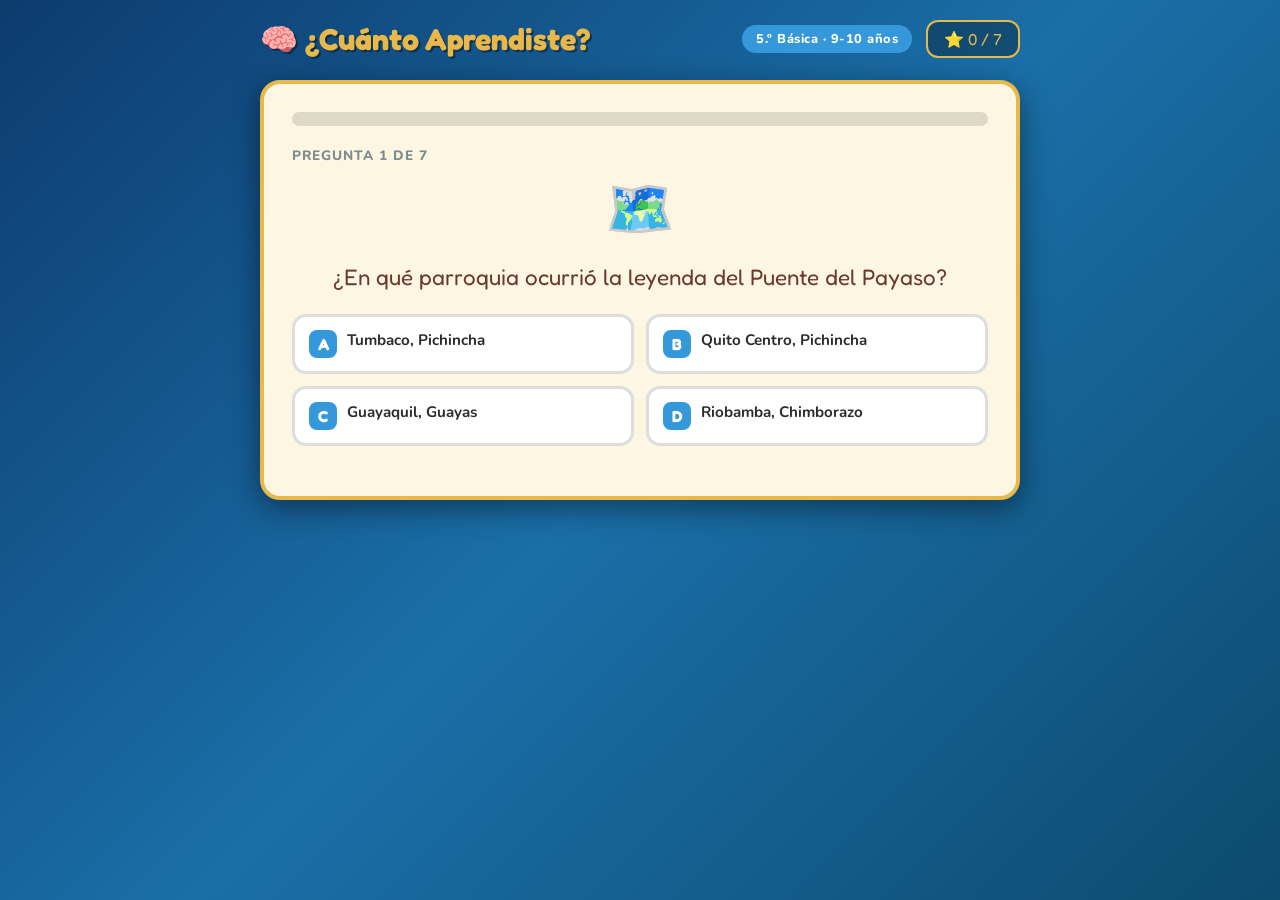
<file: juego2.html>
<!DOCTYPE html>
<html lang="es">
<head>
<meta charset="UTF-8">
<meta name="viewport" content="width=device-width, initial-scale=1.0">
<title>Juego 2 – ¿Cuánto Aprendiste? El Puente del Payaso</title>
<style>
  @import url('https://fonts.googleapis.com/css2?family=Fredoka+One&family=Nunito:wght@400;600;700;800&display=swap');

  :root {
    --azul:     #1a6fa8;
    --azul-cl:  #3498db;
    --dorado:   #e8b84b;
    --verde:    #2d6a2d;
    --verde-cl: #4caf50;
    --rojo:     #c0392b;
    --crema:    #fdf6e3;
    --marron:   #6b3a2a;
    --naranja:  #e67e22;
    --gris:     #7f8c8d;
    --blanco:   #ffffff;
    --negro:    #2c2c2c;
  }

  * { box-sizing: border-box; margin: 0; padding: 0; }

  body {
    font-family: 'Nunito', sans-serif;
    background: linear-gradient(135deg, #0d3b6e 0%, #1a6fa8 50%, #0d4a6e 100%);
    min-height: 100vh;
    padding: 20px;
    color: var(--negro);
  }

  /* ===== CABECERA ===== */
  .cabecera {
    max-width: 760px;
    margin: 0 auto 22px;
    display: flex;
    align-items: center;
    gap: 14px;
    flex-wrap: wrap;
  }
  .titulo-juego {
    font-family: 'Fredoka One', cursive;
    font-size: clamp(1.3rem, 4vw, 1.9rem);
    color: var(--dorado);
    text-shadow: 2px 2px 0 rgba(0,0,0,.4);
    flex: 1;
  }
  .badge-nivel {
    background: var(--azul-cl);
    color: var(--blanco);
    border-radius: 20px;
    padding: 5px 14px;
    font-size: .8rem;
    font-weight: 800;
    letter-spacing: .5px;
    white-space: nowrap;
  }
  .marcador {
    background: rgba(0,0,0,.3);
    border: 2px solid var(--dorado);
    border-radius: 12px;
    padding: 7px 16px;
    color: var(--dorado);
    font-family: 'Fredoka One', cursive;
    font-size: 1rem;
    white-space: nowrap;
  }

  /* ===== CONTENEDOR ===== */
  .contenedor {
    max-width: 760px;
    margin: 0 auto;
    background: var(--crema);
    border-radius: 20px;
    padding: 28px;
    border: 4px solid var(--dorado);
    box-shadow: 0 8px 30px rgba(0,0,0,.45);
    min-height: 420px;
  }

  /* ===== BARRA PROGRESO ===== */
  .barra-wrap {
    background: rgba(0,0,0,.12);
    border-radius: 20px;
    height: 14px;
    margin-bottom: 20px;
    overflow: hidden;
  }
  .barra-fill {
    height: 100%;
    background: linear-gradient(90deg, var(--azul-cl), var(--dorado));
    border-radius: 20px;
    transition: width .45s ease;
  }

  /* ===== PREGUNTA ===== */
  .num-pregunta {
    font-size: .85rem;
    font-weight: 800;
    color: var(--gris);
    text-transform: uppercase;
    letter-spacing: 1px;
    margin-bottom: 6px;
  }
  .emoji-pregunta {
    font-size: 3.5rem;
    display: block;
    text-align: center;
    margin-bottom: 14px;
  }
  .texto-pregunta {
    font-family: 'Fredoka One', cursive;
    font-size: clamp(1.1rem, 3vw, 1.4rem);
    color: var(--marron);
    line-height: 1.35;
    margin-bottom: 22px;
    text-align: center;
  }

  /* ===== OPCIONES ===== */
  .grid-opciones {
    display: grid;
    grid-template-columns: 1fr 1fr;
    gap: 12px;
    margin-bottom: 20px;
  }
  @media (max-width:520px) { .grid-opciones { grid-template-columns: 1fr; } }

  .opcion {
    background: var(--blanco);
    border: 3px solid #ddd;
    border-radius: 14px;
    padding: 13px 14px;
    font-family: 'Nunito', sans-serif;
    font-size: .95rem;
    font-weight: 700;
    color: var(--negro);
    cursor: pointer;
    text-align: left;
    transition: border-color .2s, background .2s, transform .15s;
    display: flex;
    align-items: flex-start;
    gap: 10px;
    line-height: 1.4;
  }
  .opcion .letra {
    background: var(--azul-cl); color: var(--blanco);
    border-radius: 8px; width: 28px; height: 28px; min-width: 28px;
    display: flex; align-items: center; justify-content: center;
    font-family: 'Fredoka One', cursive; font-size: 1rem; flex-shrink: 0;
  }
  .opcion:hover:not(:disabled) { border-color: var(--azul-cl); background: #e3f2fd; transform: scale(1.02); }
  .opcion.correcta   { border-color: var(--verde-cl) !important; background: #e8f5e9 !important; }
  .opcion.correcta .letra  { background: var(--verde-cl) !important; }
  .opcion.incorrecta { border-color: var(--rojo) !important; background: #fdecea !important; animation: shake .4s; }
  .opcion.incorrecta .letra { background: var(--rojo) !important; }
  .opcion:disabled   { cursor: default; }

  @keyframes shake {
    0%,100% { transform: translateX(0); }
    25%      { transform: translateX(-7px); }
    75%      { transform: translateX(7px); }
  }

  /* ===== FEEDBACK ===== */
  .feedback {
    display: none;
    border-radius: 14px;
    padding: 13px 16px;
    font-size: .95rem;
    font-weight: 700;
    line-height: 1.5;
    margin-bottom: 18px;
    gap: 8px;
    align-items: flex-start;
  }
  .feedback.ok  { display: flex; background: #e8f5e9; color: var(--verde); border: 2px solid var(--verde-cl); }
  .feedback.mal { display: flex; background: #fdecea; color: var(--rojo);  border: 2px solid var(--rojo); }

  /* ===== BOTÓN SIGUIENTE ===== */
  .btn-sig {
    display: none;
    width: 100%;
    padding: 14px;
    border-radius: 50px;
    font-family: 'Fredoka One', cursive;
    font-size: 1.2rem;
    color: var(--blanco);
    background: linear-gradient(135deg, var(--azul), var(--azul-cl));
    border: none; cursor: pointer;
    box-shadow: 0 4px 14px rgba(26,111,168,.35);
    transition: transform .15s;
  }
  .btn-sig:hover { transform: scale(1.02); }

  /* ===== RESULTADO ===== */
  .resultado {
    text-align: center;
    padding: 28px 18px;
    animation: pop .4s ease;
  }
  @keyframes pop {
    from { opacity:0; transform:scale(.85); }
    to   { opacity:1; transform:scale(1); }
  }
  .res-emoji  { font-size: 5rem; display:block; margin-bottom:14px; }
  .res-titulo { font-family:'Fredoka One',cursive; font-size:2rem; color:var(--marron); margin-bottom:10px; }
  .estrellas  { font-size:2.5rem; margin-bottom:16px; }
  .res-texto  { font-size:1rem; color:#555; line-height:1.6; margin-bottom:18px; }
  .moraleja {
    background:#fff8e1; border:2px solid var(--dorado);
    border-radius:12px; padding:12px 16px;
    font-size:.95rem; color:var(--marron); font-style:italic;
    margin-bottom:24px; line-height:1.5;
  }
  .btn-nuevo {
    padding:13px 34px; border-radius:50px;
    font-family:'Fredoka One',cursive; font-size:1.1rem;
    color:var(--blanco);
    background:linear-gradient(135deg, var(--naranja), var(--dorado));
    border:none; cursor:pointer;
    box-shadow:0 4px 14px rgba(230,126,34,.4);
    transition:transform .15s;
  }
  .btn-nuevo:hover { transform:scale(1.04); }

  /* ===== TABLA RESUMEN ===== */
  .tabla-resumen {
    width: 100%; border-collapse: collapse;
    margin-bottom: 20px; font-size: .88rem;
    text-align: left;
  }
  .tabla-resumen th {
    background: var(--azul); color: var(--blanco);
    padding: 8px 12px; font-family: 'Fredoka One', cursive;
  }
  .tabla-resumen td { padding: 7px 12px; border-bottom: 1px solid #eee; color: #444; }
  .tabla-resumen tr.ok  td { background: #f1fff3; }
  .tabla-resumen tr.mal td { background: #fff3f3; }
  .tick { font-size: 1.1rem; }

  /* ===== CONFETI ===== */
  .confeti-layer { pointer-events:none; position:fixed; inset:0; z-index:999; overflow:hidden; }
  .c-item { position:absolute; top:-20px; animation:caer linear forwards; }
  @keyframes caer { to { transform:translateY(110vh) rotate(720deg); opacity:0; } }

  @media(max-width:600px) {
    .contenedor { padding:16px 12px; }
    .texto-pregunta { font-size:1rem; }
  }
</style>
</head>
<body>

<div class="confeti-layer" id="confeti"></div>

<div class="cabecera">
  <h1 class="titulo-juego">🧠 ¿Cuánto Aprendiste?</h1>
  <span class="badge-nivel">5.º Básica · 9-10 años</span>
  <div class="marcador" id="marcador">⭐ 0 / 7</div>
</div>

<div class="contenedor" id="contenedor"></div>

<script>
/* ---- PREGUNTAS ---- */
const Q = [
  {
    emoji:'🗺️',
    texto:'¿En qué parroquia ocurrió la leyenda del Puente del Payaso?',
    ops:['Tumbaco, Pichincha','Quito Centro, Pichincha','Guayaquil, Guayas','Riobamba, Chimborazo'],
    ok:0,
    exp:'¡Correcto! La leyenda ocurre en la tranquila parroquia de Tumbaco, en la provincia de Pichincha.',
  },
  {
    emoji:'🎊',
    texto:'¿Qué fiestas celebraban los habitantes de Tumbaco cuando ocurrió la historia?',
    ops:['Carnaval','Fiestas de San Pedro y San Pablo','Fiestas de Navidad','Año Nuevo'],
    ok:1,
    exp:'Las fiestas de San Pedro y San Pablo eran el gran festejo del pueblo, con música, comida y desfiles.',
  },
  {
    emoji:'🌭',
    texto:'¿Qué objeto especial llevaban los payasitos en la mano durante el desfile?',
    ops:['Un globo de colores','Una vela encendida','Un chorizo como bastón','Una trompeta'],
    ok:2,
    exp:'¡Así es! Los payasitos llevaban siempre un chorizo que usaban como bastón y hacían reír a todos.',
  },
  {
    emoji:'🍺',
    texto:'¿Qué bebidas les ofrecían los vecinos a los payasos durante la fiesta?',
    ops:['Agua y jugo de mora','Cerveza, aguardiente y canelazos','Cola y chicha morada','Leche y chocolate caliente'],
    ok:1,
    exp:'El sol abrasador de junio hacía que todos buscaran refrescarse. Los vecinos les ofrecían cerveza, aguardiente y canelazos.',
  },
  {
    emoji:'🌉',
    texto:'¿Qué le ocurrió al payasito cuando llegó a la quebrada del Común?',
    ops:[
      'Se sentó a descansar y se quedó dormido',
      'Encontró a sus amigos y siguieron festejando',
      'Perdió el equilibrio y cayó al abismo de la quebrada',
      'Cruzó el puente sin ningún problema',
    ],
    ok:2,
    exp:'Desorientado por el alcohol y el cansancio, el suelo estaba resbaloso y perdió el equilibrio, cayendo al abismo.',
  },
  {
    emoji:'👂',
    texto:'¿Qué escuchaban los vecinos al pasar por el puente después de aquella noche?',
    ops:[
      'El sonido del río y los pájaros cantando',
      'Risas agudas y la voz que gritaba "¡Payasito, payasón…!"',
      'Música de banda de pueblo',
      'El llanto de un niño perdido en la oscuridad',
    ],
    ok:1,
    exp:'Desde aquella noche, risas agudas e infantiles resonaban entre los árboles, y a veces la misma voz del payaso.',
  },
  {
    emoji:'💡',
    texto:'¿Cuál es la principal enseñanza de la leyenda del Puente del Payaso?',
    ops:[
      'Que los payasos son figuras peligrosas',
      'Que no debemos salir de noche bajo ninguna circunstancia',
      'Que debemos tomar decisiones con responsabilidad y no excedernos',
      'Que hay que evitar completamente las fiestas del pueblo',
    ],
    ok:2,
    exp:'¡Exacto! La leyenda nos enseña a cuidar nuestras decisiones, especialmente en momentos de diversión, y a actuar con responsabilidad.',
  },
];

let actual = 0, correctas = 0, respondida = false;
const LETRAS = ['A','B','C','D'];

/* ---- RENDER PREGUNTA ---- */
function renderP() {
  respondida = false;
  const p = Q[actual];
  const progPct = Math.round(actual / Q.length * 100);
  document.getElementById('marcador').textContent = `⭐ ${correctas} / ${Q.length}`;

  document.getElementById('contenedor').innerHTML = `
    <div class="barra-wrap"><div class="barra-fill" style="width:${progPct}%"></div></div>
    <div class="num-pregunta">Pregunta ${actual+1} de ${Q.length}</div>
    <span class="emoji-pregunta">${p.emoji}</span>
    <div class="texto-pregunta">${p.texto}</div>
    <div class="grid-opciones">
      ${p.ops.map((op,i) => `
        <button class="opcion" id="op${i}" onclick="responder(${i})">
          <span class="letra">${LETRAS[i]}</span>${op}
        </button>
      `).join('')}
    </div>
    <div class="feedback" id="fb"></div>
    <button class="btn-sig" id="btnSig" onclick="siguiente()">
      ${actual+1 < Q.length ? 'Siguiente pregunta →' : '¡Ver resultados! 🏆'}
    </button>
  `;
}

/* ---- RESPONDER ---- */
function responder(idx) {
  if (respondida) return;
  respondida = true;
  const p = Q[actual];
  const correcto = idx === p.ok;
  if (correcto) correctas++;

  for (let i = 0; i < p.ops.length; i++) {
    const btn = document.getElementById(`op${i}`);
    btn.disabled = true;
    if (i === p.ok) btn.classList.add('correcta');
    else if (i === idx) btn.classList.add('incorrecta');
  }

  const fb = document.getElementById('fb');
  fb.className = `feedback ${correcto ? 'ok' : 'mal'}`;
  fb.innerHTML = `<span>${correcto ? '✅' : '❌'}</span>
    <span><strong>${correcto ? '¡Muy bien!' : 'No es esa…'}</strong> ${p.exp}</span>`;

  document.getElementById('marcador').textContent = `⭐ ${correctas} / ${Q.length}`;
  document.getElementById('btnSig').style.display = 'block';
}

/* ---- SIGUIENTE ---- */
function siguiente() {
  actual++;
  if (actual < Q.length) renderP();
  else mostrarResultado();
}

/* ---- RESULTADO ---- */
function mostrarResultado() {
  const pct = correctas / Q.length;
  const est = pct >= .85 ? '⭐⭐⭐' : pct >= .57 ? '⭐⭐' : '⭐';
  let emoji, titulo, msg;
  if (pct === 1)      { emoji='🏆'; titulo='¡Perfecto!';      msg=`Respondiste bien las <strong>${Q.length}</strong> preguntas. ¡Eres un experto en la leyenda!`; lanzarConfeti(); }
  else if (pct >= .7) { emoji='🌟'; titulo='¡Muy bien!';      msg=`Acertaste <strong>${correctas} de ${Q.length}</strong> preguntas. ¡Casi lo tienes todo!`; lanzarConfeti(); }
  else if (pct >= .5) { emoji='😊'; titulo='¡Bien hecho!';    msg=`Acertaste <strong>${correctas} de ${Q.length}</strong> preguntas. Repasa la leyenda y mejorarás.`; }
  else                { emoji='💪'; titulo='¡Sigue practicando!'; msg=`Acertaste <strong>${correctas} de ${Q.length}</strong> preguntas. ¡Lee bien la leyenda y vuelve a intentarlo!`; }

  // Tabla resumen
  const filas = Q.map((q, i) => {
    // No guardamos respuesta del usuario aquí, sólo si fue correcta o no
    // Se usa un array de respuestas guardadas
    const r = window.respuestas[i];
    const bien = r === q.ok;
    return `<tr class="${bien?'ok':'mal'}">
      <td><span class="tick">${bien?'✅':'❌'}</span></td>
      <td>${q.emoji} ${q.texto.substring(0,55)}…</td>
      <td>${q.ops[q.ok]}</td>
    </tr>`;
  }).join('');

  document.getElementById('contenedor').innerHTML = `
    <div class="resultado">
      <span class="res-emoji">${emoji}</span>
      <h2 class="res-titulo">${titulo}</h2>
      <div class="estrellas">${est}</div>
      <p class="res-texto">${msg}</p>
      <details style="margin-bottom:18px;text-align:left">
        <summary style="cursor:pointer;font-weight:800;color:var(--azul);font-size:.95rem;margin-bottom:8px">
          📋 Ver resumen de respuestas
        </summary>
        <table class="tabla-resumen">
          <tr><th>#</th><th>Pregunta</th><th>Respuesta correcta</th></tr>
          ${filas}
        </table>
      </details>
      <div class="moraleja">
        🌉 <em>"Nunca burles la vida, nunca tomes más de lo que puedas soportar… y jamás subestimes el silencio de la noche en Tumbaco."</em>
      </div>
      <button class="btn-nuevo" onclick="reiniciar()">🔄 Jugar de nuevo</button>
    </div>
  `;
  document.getElementById('marcador').textContent = `⭐ ${correctas} / ${Q.length}`;
}

/* ---- REINICIAR ---- */
function reiniciar() {
  actual = 0; correctas = 0; respondida = false;
  window.respuestas = [];
  renderP();
}

/* ---- GUARDAR RESPUESTAS ---- */
// Wrapper para guardar respuesta por índice
const _responder = responder;
window.respuestas = [];
window.responder = function(idx) {
  window.respuestas[actual] = idx;
  _responder(idx);
};

/* ---- CONFETI ---- */
function lanzarConfeti() {
  const c = document.getElementById('confeti');
  c.innerHTML = '';
  const cols = ['#e8b84b','#4caf50','#3498db','#e74c3c','#9b59b6','#1abc9c'];
  for (let i = 0; i < 80; i++) {
    const d = document.createElement('div');
    d.className = 'c-item';
    const sz = 8 + Math.random() * 10;
    d.style.cssText = `left:${Math.random()*100}%;background:${cols[~~(Math.random()*cols.length)]};
      width:${sz}px;height:${sz}px;border-radius:${Math.random()>.5?'50%':'3px'};
      animation-duration:${1.5+Math.random()*2}s;animation-delay:${Math.random()*.8}s;`;
    c.appendChild(d);
  }
  setTimeout(() => c.innerHTML = '', 3500);
}

renderP();
</script>
</body>
</html>
</file>
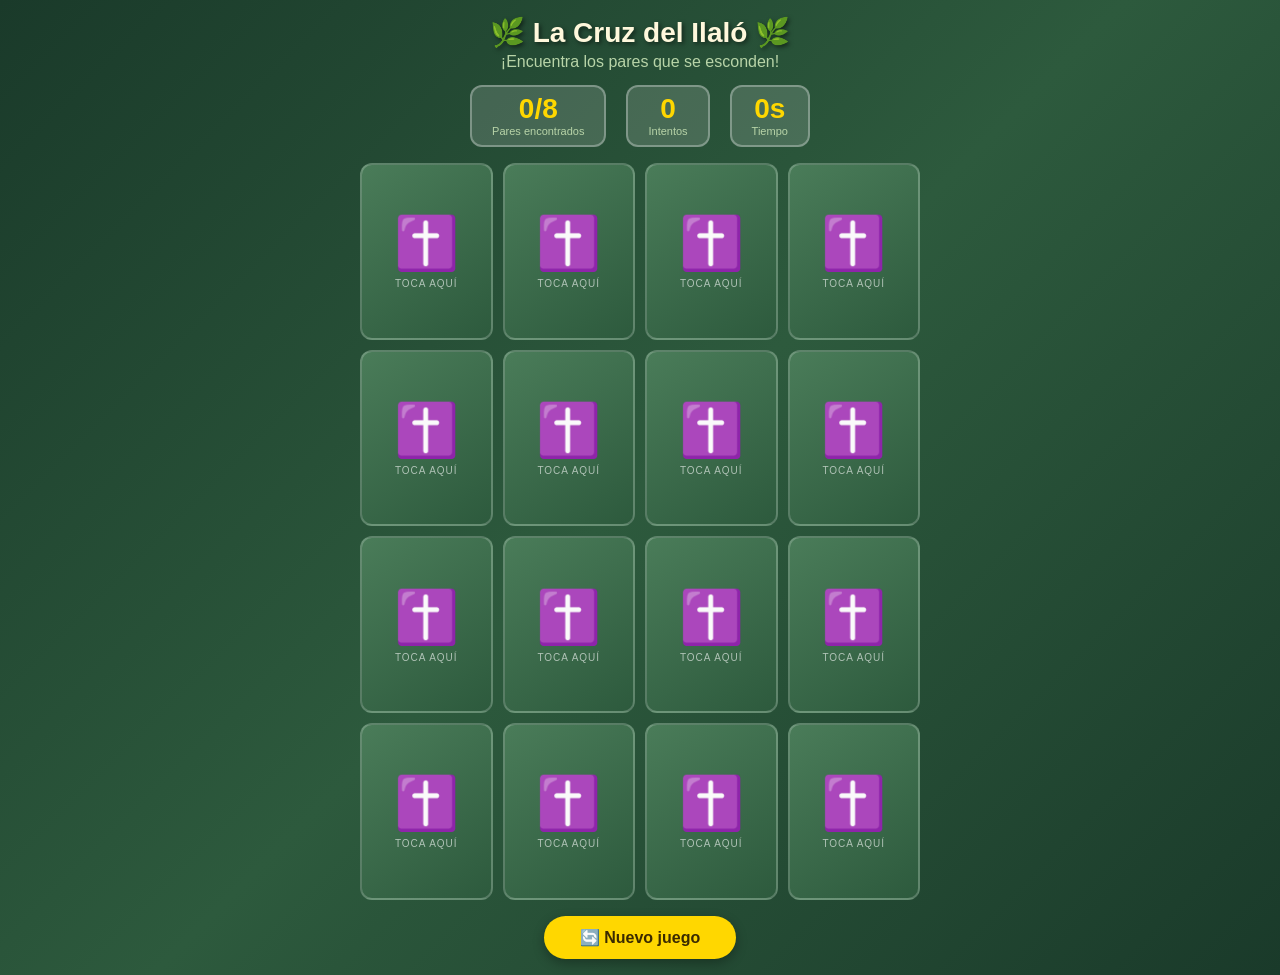
<file: juego3.html>
<!DOCTYPE html>
<html lang="es">
<head>
<meta charset="UTF-8">
<meta name="viewport" content="width=device-width, initial-scale=1.0">
<title>Juego de Memoria - La Cruz del Ilaló</title>
<style>
  * { box-sizing: border-box; margin: 0; padding: 0; }
  body {
    font-family: 'Segoe UI', Arial, sans-serif;
    background: linear-gradient(135deg, #1a3a2a 0%, #2d5a3d 50%, #1a3a2a 100%);
    min-height: 100vh;
    padding: 16px;
    user-select: none;
  }
  h1 {
    text-align: center;
    color: #fff8dc;
    font-size: clamp(18px, 4vw, 28px);
    margin-bottom: 4px;
    text-shadow: 2px 2px 4px rgba(0,0,0,0.5);
  }
  .subtitle {
    text-align: center;
    color: #b8d4a8;
    font-size: clamp(12px, 2.5vw, 16px);
    margin-bottom: 14px;
  }
  .hud {
    display: flex;
    justify-content: center;
    gap: 20px;
    margin-bottom: 16px;
    flex-wrap: wrap;
  }
  .hud-box {
    background: rgba(255,255,255,0.15);
    border: 2px solid rgba(255,255,255,0.3);
    border-radius: 12px;
    padding: 8px 20px;
    text-align: center;
    color: #fff;
  }
  .hud-box .num {
    font-size: 28px;
    font-weight: 700;
    line-height: 1;
    color: #ffd700;
  }
  .hud-box .lbl {
    font-size: 11px;
    color: #b8d4a8;
    margin-top: 2px;
  }
  .grid {
    display: grid;
    grid-template-columns: repeat(4, 1fr);
    gap: 10px;
    max-width: 560px;
    margin: 0 auto 16px;
  }
  .card {
    aspect-ratio: 3/4;
    cursor: pointer;
    perspective: 800px;
    border-radius: 12px;
  }
  .card-inner {
    width: 100%; height: 100%;
    position: relative;
    transform-style: preserve-3d;
    transition: transform 0.5s ease;
    border-radius: 12px;
  }
  .card.flipped .card-inner { transform: rotateY(180deg); }
  .card.matched .card-inner { transform: rotateY(180deg); }
  .card.matched .card-front { border: 3px solid #ffd700; box-shadow: 0 0 14px rgba(255,215,0,0.6); }
  .card-back, .card-front {
    position: absolute; width: 100%; height: 100%;
    backface-visibility: hidden;
    border-radius: 12px;
    display: flex; align-items: center; justify-content: center;
    overflow: hidden;
  }
  .card-back {
    background: linear-gradient(145deg, #4a7c59, #2d5a3d);
    border: 2px solid rgba(255,255,255,0.2);
    font-size: clamp(28px, 6vw, 44px);
    flex-direction: column;
    gap: 4px;
  }
  .card-back .back-cross { font-size: clamp(32px, 7vw, 52px); }
  .card-back .back-text { font-size: 10px; color: rgba(255,255,255,0.6); letter-spacing: 1px; text-transform: uppercase; }
  .card-front {
    transform: rotateY(180deg);
    background: #fff8f0;
    border: 2px solid rgba(255,255,255,0.4);
    flex-direction: column;
    padding: 8px;
    gap: 6px;
  }
  .card-icon { font-size: clamp(30px, 7vw, 50px); line-height: 1; }
  .card-label {
    font-size: clamp(9px, 1.8vw, 13px);
    font-weight: 600;
    color: #3a2a1a;
    text-align: center;
    line-height: 1.2;
  }
  #btn-nuevo {
    display: block;
    margin: 0 auto;
    background: #ffd700;
    color: #3a2a00;
    border: none;
    border-radius: 24px;
    padding: 12px 36px;
    font-size: 16px;
    font-weight: 700;
    cursor: pointer;
    transition: transform 0.1s, box-shadow 0.1s;
    box-shadow: 0 4px 12px rgba(0,0,0,0.3);
  }
  #btn-nuevo:hover { transform: scale(1.05); box-shadow: 0 6px 18px rgba(0,0,0,0.4); }
  #btn-nuevo:active { transform: scale(0.97); }
  .win-overlay {
    display: none;
    position: fixed; inset: 0;
    background: rgba(0,0,0,0.75);
    align-items: center; justify-content: center;
    z-index: 100;
    flex-direction: column;
    gap: 16px;
  }
  .win-overlay.show { display: flex; }
  .win-box {
    background: linear-gradient(135deg, #fff8dc, #ffe082);
    border-radius: 20px;
    padding: 32px 40px;
    text-align: center;
    box-shadow: 0 8px 32px rgba(0,0,0,0.5);
    max-width: 320px;
  }
  .win-box h2 { font-size: 28px; color: #3a2a00; margin-bottom: 8px; }
  .win-box p { color: #5a4200; font-size: 15px; margin-bottom: 16px; line-height: 1.5; }
  .win-trofeo { font-size: 72px; display: block; }
  .win-btn {
    background: #4a7c59;
    color: #fff;
    border: none;
    border-radius: 24px;
    padding: 12px 32px;
    font-size: 16px;
    font-weight: 700;
    cursor: pointer;
  }
</style>
</head>
<body>
<h1>🌿 La Cruz del Ilaló 🌿</h1>
<p class="subtitle">¡Encuentra los pares que se esconden!</p>

<div class="hud">
  <div class="hud-box">
    <div class="num" id="pares-txt">0/8</div>
    <div class="lbl">Pares encontrados</div>
  </div>
  <div class="hud-box">
    <div class="num" id="intentos-txt">0</div>
    <div class="lbl">Intentos</div>
  </div>
  <div class="hud-box">
    <div class="num" id="tiempo-txt">0s</div>
    <div class="lbl">Tiempo</div>
  </div>
</div>

<div class="grid" id="grid"></div>
<button id="btn-nuevo" onclick="iniciar()">🔄 Nuevo juego</button>

<div class="win-overlay" id="win">
  <div class="win-box">
    <span class="win-trofeo">🏆</span>
    <h2>¡Lo lograste!</h2>
    <p id="win-msg"></p>
    <button class="win-btn" onclick="document.getElementById('win').classList.remove('show'); iniciar()">¡Jugar otra vez!</button>
  </div>
</div>

<script>
const CARDS = [
  { id:1, icon:'⛪', label:'La iglesia\ndel pueblo' },
  { id:2, icon:'🌋', label:'El volcán\nIlaló' },
  { id:3, icon:'✝️', label:'La Cruz\ndel Ilaló' },
  { id:4, icon:'👨‍⚕️', label:'El sacerdote\naventurero' },
  { id:5, icon:'🧭', label:'La brújula\ndel viaje' },
  { id:6, icon:'🌿', label:'La selva\nespesa' },
  { id:7, icon:'🕯️', label:'La fe\ny esperanza' },
  { id:8, icon:'🏘️', label:'Los vecinos\ndel valle' },
];

let flipped = [], matched = 0, intentos = 0, bloqueado = false;
let timer = null, segundos = 0, empezado = false;

function shuffle(arr) {
  const a = [...arr]; for(let i=a.length-1;i>0;i--){const j=Math.floor(Math.random()*(i+1));[a[i],a[j]]=[a[j],a[i]];}return a;
}

function iniciar() {
  clearInterval(timer); segundos = 0; empezado = false;
  flipped = []; matched = 0; intentos = 0; bloqueado = false;
  document.getElementById('intentos-txt').textContent = '0';
  document.getElementById('pares-txt').textContent = '0/8';
  document.getElementById('tiempo-txt').textContent = '0s';
  renderGrid();
}

function renderGrid() {
  const pairs = shuffle([...CARDS, ...CARDS]);
  const grid = document.getElementById('grid');
  grid.innerHTML = '';
  pairs.forEach((c, i) => {
    const div = document.createElement('div');
    div.className = 'card';
    div.dataset.id = c.id;
    div.dataset.idx = i;
    div.innerHTML = `<div class="card-inner">
      <div class="card-back"><span class="back-cross">✝️</span><span class="back-text">Toca aquí</span></div>
      <div class="card-front"><span class="card-icon">${c.icon}</span><span class="card-label">${c.label.replace('\n','<br>')}</span></div>
    </div>`;
    div.addEventListener('click', () => voltear(div));
    grid.appendChild(div);
  });
}

function voltear(div) {
  if (bloqueado) return;
  if (div.classList.contains('flipped') || div.classList.contains('matched')) return;
  if (!empezado) {
    empezado = true;
    timer = setInterval(() => { segundos++; document.getElementById('tiempo-txt').textContent = segundos + 's'; }, 1000);
  }
  div.classList.add('flipped');
  flipped.push(div);
  if (flipped.length === 2) {
    intentos++;
    document.getElementById('intentos-txt').textContent = intentos;
    bloqueado = true;
    setTimeout(verificar, 900);
  }
}

function verificar() {
  const [a, b] = flipped;
  if (a.dataset.id === b.dataset.id) {
    a.classList.replace('flipped','matched');
    b.classList.replace('flipped','matched');
    matched++;
    document.getElementById('pares-txt').textContent = matched + '/8';
    if (matched === 8) ganar();
  } else {
    a.classList.remove('flipped');
    b.classList.remove('flipped');
  }
  flipped = []; bloqueado = false;
}

function ganar() {
  clearInterval(timer);
  let msg = '¡Encontraste todos los pares de la leyenda!\n';
  if (intentos <= 10) msg += '¡Eres una estrella! 🌟 Solo necesitaste ' + intentos + ' intentos.';
  else if (intentos <= 16) msg += 'Muy bien, lo hiciste en ' + intentos + ' intentos y ' + segundos + ' segundos.';
  else msg += 'Lo lograste en ' + intentos + ' intentos. ¡La práctica te hace campeón!';
  document.getElementById('win-msg').textContent = msg;
  setTimeout(() => document.getElementById('win').classList.add('show'), 400);
}

iniciar();
</script>
</body>
</html>
</file>
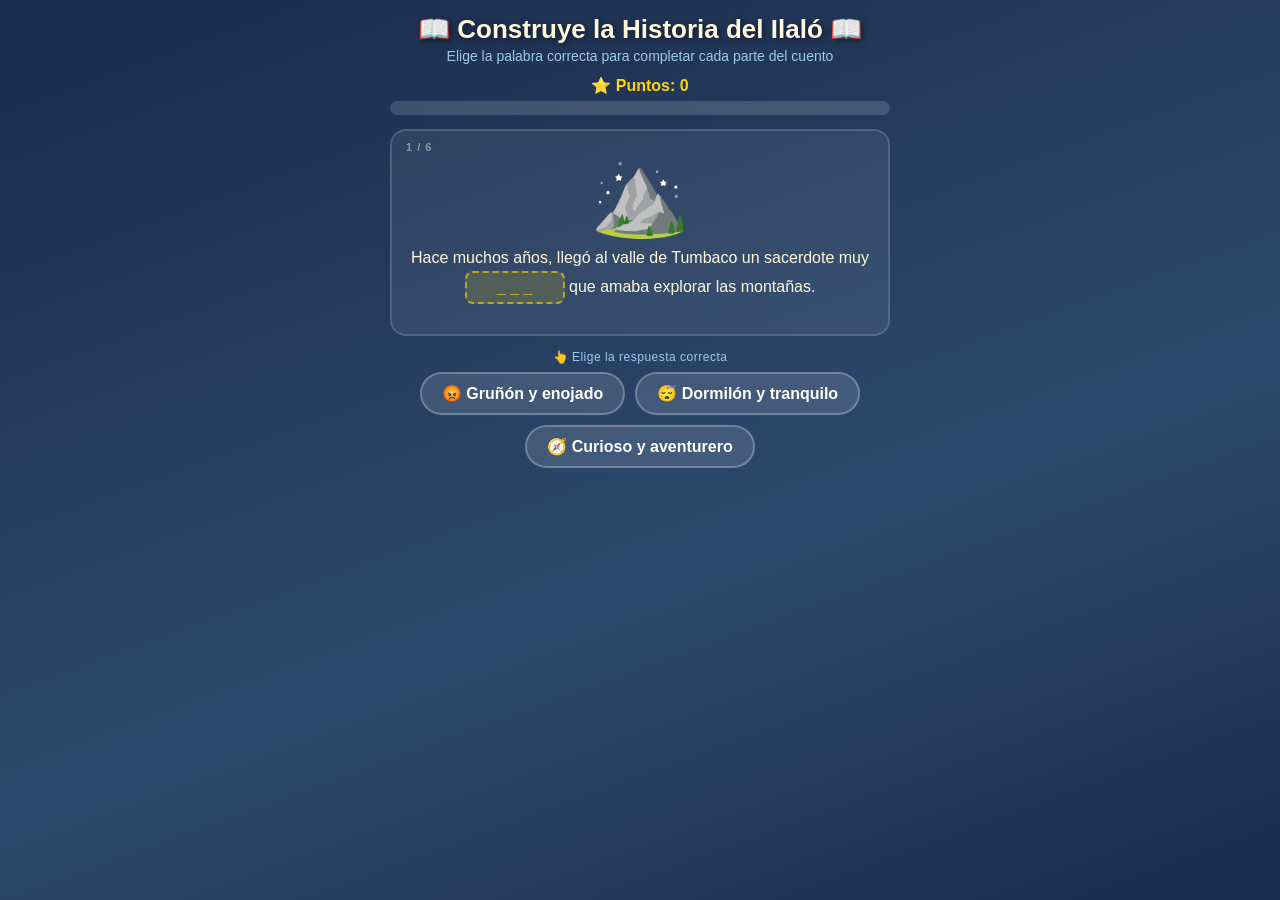
<file: juego4.html>
<!DOCTYPE html>
<html lang="es">
<head>
<meta charset="UTF-8">
<meta name="viewport" content="width=device-width, initial-scale=1.0">
<title>Construye la Historia - La Cruz del Ilaló</title>
<style>
  * { box-sizing: border-box; margin: 0; padding: 0; }
  body {
    font-family: 'Segoe UI', Arial, sans-serif;
    background: linear-gradient(160deg, #1a2a4a 0%, #2c4a6e 60%, #1a2a4a 100%);
    min-height: 100vh;
    padding: 14px;
    user-select: none;
  }
  h1 {
    text-align: center;
    color: #fff8dc;
    font-size: clamp(17px, 4vw, 26px);
    margin-bottom: 3px;
    text-shadow: 2px 2px 6px rgba(0,0,0,0.5);
  }
  .instruc {
    text-align: center;
    color: #9fc8f0;
    font-size: clamp(11px, 2.2vw, 14px);
    margin-bottom: 12px;
  }
  #progreso-bar-wrap {
    max-width: 500px;
    margin: 0 auto 14px;
    background: rgba(255,255,255,0.15);
    border-radius: 20px;
    height: 14px;
    overflow: hidden;
  }
  #progreso-bar {
    height: 100%;
    width: 0%;
    background: linear-gradient(90deg, #ffd700, #ffec6e);
    border-radius: 20px;
    transition: width 0.5s ease;
  }
  .escena {
    max-width: 500px;
    margin: 0 auto 14px;
    background: rgba(255,255,255,0.07);
    border: 2px solid rgba(255,255,255,0.15);
    border-radius: 16px;
    padding: 16px;
    text-align: center;
    min-height: 200px;
    position: relative;
  }
  .escena-numero {
    position: absolute; top: 10px; left: 14px;
    font-size: 11px; color: rgba(255,255,255,0.45);
    font-weight: 600; letter-spacing: 1px;
  }
  .escena-imagen { font-size: clamp(56px, 14vw, 80px); margin: 8px 0 10px; line-height: 1; display: block; }
  .escena-texto {
    color: #fff8dc;
    font-size: clamp(13px, 2.8vw, 16px);
    line-height: 1.6;
    margin-bottom: 14px;
  }
  .escena-texto .hueco {
    display: inline-block;
    background: rgba(255,215,0,0.15);
    border: 2px dashed rgba(255,215,0,0.6);
    border-radius: 8px;
    min-width: 100px;
    padding: 2px 10px;
    font-weight: 700;
    color: #ffd700;
    vertical-align: middle;
    transition: background 0.3s, border 0.3s;
    cursor: default;
  }
  .escena-texto .hueco.lleno {
    background: rgba(255,215,0,0.25);
    border: 2px solid #ffd700;
    color: #fff8dc;
  }
  .escena-texto .hueco.correcto {
    background: rgba(100,220,130,0.25);
    border: 2px solid #64dc82;
    color: #ccffdd;
  }
  .escena-texto .hueco.incorrecto {
    background: rgba(220,80,80,0.25);
    border: 2px solid #dc5050;
    color: #ffcccc;
    animation: sacudir 0.4s;
  }
  @keyframes sacudir {
    0%,100%{transform:translateX(0)} 25%{transform:translateX(-6px)} 75%{transform:translateX(6px)}
  }
  .opciones-titulo {
    text-align: center;
    color: #9fc8f0;
    font-size: 12px;
    margin-bottom: 8px;
    letter-spacing: 0.5px;
  }
  .opciones {
    display: flex;
    flex-wrap: wrap;
    gap: 10px;
    justify-content: center;
    max-width: 500px;
    margin: 0 auto 14px;
  }
  .opcion {
    background: rgba(255,255,255,0.12);
    border: 2px solid rgba(255,255,255,0.25);
    border-radius: 30px;
    padding: 10px 20px;
    color: #fff;
    font-size: clamp(13px, 2.8vw, 16px);
    font-weight: 600;
    cursor: pointer;
    transition: transform 0.15s, background 0.15s, border 0.15s;
    display: flex; align-items: center; gap: 8px;
  }
  .opcion:hover { transform: scale(1.07); background: rgba(255,255,255,0.22); border-color: rgba(255,255,255,0.5); }
  .opcion:active { transform: scale(0.95); }
  .opcion.usada { opacity: 0.35; pointer-events: none; }
  .feedback {
    max-width: 500px;
    margin: 0 auto 10px;
    border-radius: 12px;
    padding: 10px 16px;
    text-align: center;
    font-size: clamp(12px, 2.5vw, 15px);
    font-weight: 600;
    min-height: 36px;
    transition: all 0.3s;
    color: transparent;
  }
  .feedback.ok { background: rgba(100,220,130,0.2); color: #ccffdd; border: 1.5px solid rgba(100,220,130,0.5); }
  .feedback.mal { background: rgba(220,80,80,0.2); color: #ffcccc; border: 1.5px solid rgba(220,80,80,0.4); }
  .btn-sig {
    display: block;
    margin: 0 auto;
    background: #ffd700;
    color: #3a2a00;
    border: none;
    border-radius: 30px;
    padding: 12px 40px;
    font-size: 16px;
    font-weight: 700;
    cursor: pointer;
    transition: transform 0.12s, box-shadow 0.12s;
    box-shadow: 0 4px 14px rgba(0,0,0,0.35);
    opacity: 0;
    pointer-events: none;
  }
  .btn-sig.visible { opacity: 1; pointer-events: auto; }
  .btn-sig:hover { transform: scale(1.06); }
  .fin-overlay {
    display: none; position: fixed; inset: 0;
    background: rgba(0,0,0,0.8);
    align-items: center; justify-content: center;
    z-index: 100;
  }
  .fin-overlay.show { display: flex; }
  .fin-box {
    background: linear-gradient(135deg, #fff8dc, #ffe082);
    border-radius: 20px;
    padding: 30px 36px;
    text-align: center;
    max-width: 340px;
    box-shadow: 0 8px 32px rgba(0,0,0,0.5);
  }
  .fin-box .trofeo { font-size: 70px; display: block; margin-bottom: 10px; }
  .fin-box h2 { font-size: 26px; color: #3a2a00; margin-bottom: 10px; }
  .fin-box p { color: #5a4200; font-size: 14px; line-height: 1.6; margin-bottom: 18px; }
  .fin-btn { background: #2c4a6e; color: #fff; border: none; border-radius: 24px; padding: 12px 30px; font-size: 15px; font-weight: 700; cursor: pointer; }
  .puntos-hud {
    text-align: center; color: #ffd700; font-size: 16px; font-weight: 700;
    margin-bottom: 6px;
  }
</style>
</head>
<body>
<h1>📖 Construye la Historia del Ilaló 📖</h1>
<p class="instruc">Elige la palabra correcta para completar cada parte del cuento</p>

<div class="puntos-hud">⭐ Puntos: <span id="pts">0</span></div>
<div id="progreso-bar-wrap"><div id="progreso-bar"></div></div>

<div class="escena" id="escena">
  <span class="escena-numero" id="num-escena">1 / 6</span>
  <span class="escena-imagen" id="esc-img">🌄</span>
  <p class="escena-texto" id="esc-texto"></p>
</div>

<p class="opciones-titulo">👆 Elige la respuesta correcta</p>
<div class="opciones" id="opciones"></div>
<div class="feedback" id="feedback"></div>
<button class="btn-sig" id="btn-sig" onclick="siguiente()">Siguiente ➡</button>

<div class="fin-overlay" id="fin">
  <div class="fin-box">
    <span class="trofeo">🎉</span>
    <h2>¡Historia completa!</h2>
    <p id="fin-msg"></p>
    <button class="fin-btn" onclick="document.getElementById('fin').classList.remove('show'); reiniciar()">¡Jugar de nuevo!</button>
  </div>
</div>

<script>
const PASOS = [
  {
    img: '⛰️',
    texto: 'Hace muchos años, llegó al valle de Tumbaco un sacerdote muy [?] que amaba explorar las montañas.',
    hueco: 'curioso y aventurero',
    opciones: [
      { txt: '🧭 Curioso y aventurero', val: 'curioso y aventurero', ok: true },
      { txt: '😴 Dormilón y tranquilo', val: 'dormilón y tranquilo', ok: false },
      { txt: '😡 Gruñón y enojado', val: 'gruñón y enojado', ok: false },
    ],
    feedback_ok: '¡Sí! Era muy curioso y le encantaba explorar 🧭',
    feedback_mal: 'Casi... ¡El sacerdote era curioso y le gustaba aventurarse!',
  },
  {
    img: '🌋',
    texto: 'Un día, el sacerdote vio el volcán Ilaló y sintió una extraña [?] hacia aquel cerro cubierto de selva.',
    hueco: 'atracción',
    opciones: [
      { txt: '😱 Miedo horrible', val: 'miedo', ok: false },
      { txt: '✨ Atracción especial', val: 'atracción', ok: true },
      { txt: '😴 Aburrimiento', val: 'aburrimiento', ok: false },
    ],
    feedback_ok: '¡Correcto! Sintió una atracción misteriosa hacia el volcán ✨',
    feedback_mal: '¡No exactamente! El Ilaló lo atraía, no lo asustaba.',
  },
  {
    img: '🌿',
    texto: 'El sacerdote intentó subir al Ilaló dos veces, pero la selva [?] y el terreno difícil no lo dejaron llegar.',
    hueco: 'espesa',
    opciones: [
      { txt: '🌳 Espesa y cerrada', val: 'espesa', ok: true },
      { txt: '🌸 Bonita y fácil', val: 'bonita', ok: false },
      { txt: '🍂 Seca y sin árboles', val: 'seca', ok: false },
    ],
    feedback_ok: '¡Muy bien! La selva espesa y cerrada le bloqueaba el camino 🌿',
    feedback_mal: '¡No! La selva era espesa y muy difícil de atravesar.',
  },
  {
    img: '🎒',
    texto: 'Para la tercera vez, el sacerdote se preparó con comida, agua, brújula y una [?] bien cargada.',
    hueco: 'mochila',
    opciones: [
      { txt: '🎒 Una mochila', val: 'mochila', ok: true },
      { txt: '👑 Una corona de rey', val: 'corona', ok: false },
      { txt: '🛁 Una bañera', val: 'bañera', ok: false },
    ],
    feedback_ok: '¡Exacto! Se preparó bien con una mochila y todo lo necesario 🎒',
    feedback_mal: '¡Ja! Claro que no… se preparó con una mochila de viaje.',
  },
  {
    img: '🏘️',
    texto: 'Los vecinos esperaron días y semanas, pero el sacerdote [?]. Nadie supo qué le ocurrió.',
    hueco: 'nunca regresó',
    opciones: [
      { txt: '🏠 Volvió corriendo', val: 'volvió', ok: false },
      { txt: '❓ Nunca regresó', val: 'nunca regresó', ok: true },
      { txt: '💤 Se quedó a dormir', val: 'durmió', ok: false },
    ],
    feedback_ok: '¡Así es! El sacerdote nunca volvió, y eso es un gran misterio ❓',
    feedback_mal: 'No… el sacerdote desapareció y nunca volvió al pueblo.',
  },
  {
    img: '✝️',
    texto: 'Con tristeza y esperanza, los vecinos subieron al Ilaló y pusieron una [?] en lo más alto del cerro.',
    hueco: 'cruz',
    opciones: [
      { txt: '✝️ Una cruz', val: 'cruz', ok: true },
      { txt: '⛵ Un barco', val: 'barco', ok: false },
      { txt: '🎡 Una rueda', val: 'rueda', ok: false },
    ],
    feedback_ok: '¡Perfecto! Colocaron una cruz para recordar al sacerdote ✝️ ¡Y aún hoy está ahí!',
    feedback_mal: 'No exactamente… pusieron una cruz, que aún hoy se ve en el cerro.',
  },
];

let paso = 0, puntos = 0, respondido = false;

function renderPaso() {
  const p = PASOS[paso];
  respondido = false;
  document.getElementById('num-escena').textContent = (paso+1) + ' / ' + PASOS.length;
  document.getElementById('esc-img').textContent = p.img;
  const textoHTML = p.texto.replace('[?]', `<span class="hueco" id="hueco">${'_ _ _'}</span>`);
  document.getElementById('esc-texto').innerHTML = textoHTML;
  document.getElementById('feedback').className = 'feedback';
  document.getElementById('feedback').textContent = '';
  document.getElementById('btn-sig').classList.remove('visible');
  document.getElementById('progreso-bar').style.width = (paso / PASOS.length * 100) + '%';

  const opDiv = document.getElementById('opciones');
  opDiv.innerHTML = '';
  const opts = shuffle([...p.opciones]);
  opts.forEach(o => {
    const btn = document.createElement('button');
    btn.className = 'opcion';
    btn.textContent = o.txt;
    btn.onclick = () => elegir(o, btn, p);
    opDiv.appendChild(btn);
  });
}

function elegir(o, btn, p) {
  if (respondido) return;
  respondido = true;
  document.querySelectorAll('.opcion').forEach(b => b.classList.add('usada'));
  const hueco = document.getElementById('hueco');
  hueco.textContent = p.hueco;
  const fb = document.getElementById('feedback');
  if (o.ok) {
    hueco.classList.add('lleno', 'correcto');
    btn.style.background = 'rgba(100,220,130,0.3)';
    btn.style.borderColor = '#64dc82';
    fb.textContent = p.feedback_ok;
    fb.className = 'feedback ok';
    puntos += 10;
    document.getElementById('pts').textContent = puntos;
  } else {
    hueco.classList.add('lleno', 'incorrecto');
    btn.style.background = 'rgba(220,80,80,0.3)';
    btn.style.borderColor = '#dc5050';
    fb.textContent = p.feedback_mal;
    fb.className = 'feedback mal';
  }
  document.getElementById('btn-sig').classList.add('visible');
}

function siguiente() {
  paso++;
  if (paso >= PASOS.length) {
    document.getElementById('progreso-bar').style.width = '100%';
    let msg = '¡Completaste toda la historia de la Cruz del Ilaló! ';
    if (puntos >= 60) msg += '¡Ganaste ' + puntos + ' puntos! ¡Eres un experto del cuento! 🌟🌟🌟';
    else if (puntos >= 40) msg += '¡Muy bien! Conseguiste ' + puntos + ' puntos. ¡Casi perfecto!';
    else msg += 'Obtuviste ' + puntos + ' puntos. ¡Inténtalo otra vez para mejorar!';
    document.getElementById('fin-msg').textContent = msg;
    document.getElementById('fin').classList.add('show');
  } else {
    renderPaso();
  }
}

function reiniciar() {
  paso = 0; puntos = 0;
  document.getElementById('pts').textContent = '0';
  renderPaso();
}

function shuffle(arr) {
  const a = [...arr];
  for(let i=a.length-1;i>0;i--){const j=Math.floor(Math.random()*(i+1));[a[i],a[j]]=[a[j],a[i]];}
  return a;
}

renderPaso();
</script>
</body>
</html>
</file>
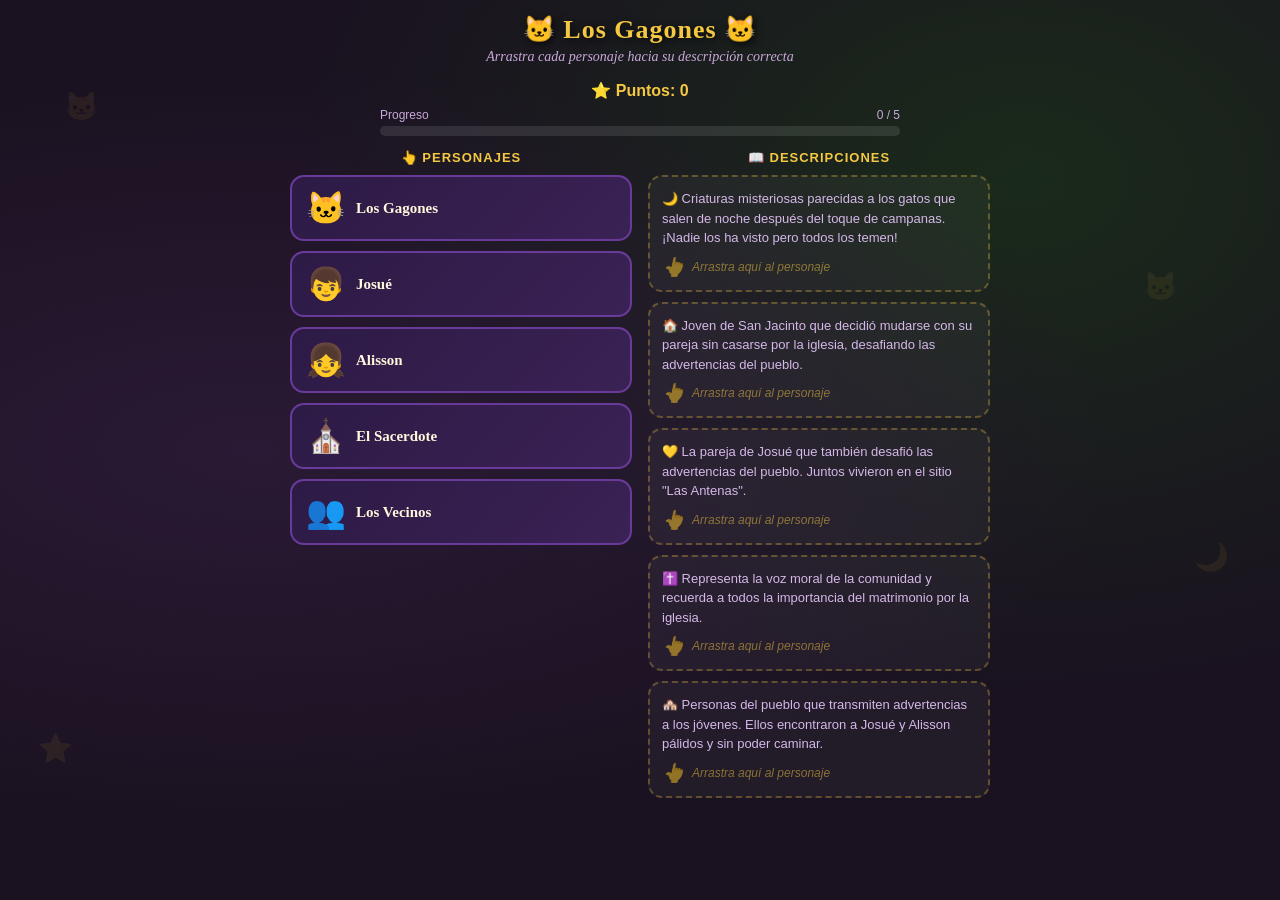
<file: juego5.html>
<!DOCTYPE html>
<html lang="es">
<head>
<meta charset="UTF-8">
<meta name="viewport" content="width=device-width, initial-scale=1.0">
<title>Los Gagones - Une a los personajes</title>
<style>
  * { box-sizing: border-box; margin: 0; padding: 0; }

  body {
    font-family: 'Georgia', serif;
    background: #1a1220;
    min-height: 100vh;
    padding: 14px;
    background-image: radial-gradient(ellipse at 20% 50%, #2a1a35 0%, transparent 60%),
                      radial-gradient(ellipse at 80% 20%, #1a2a1a 0%, transparent 50%);
  }

  h1 {
    text-align: center;
    color: #f5c842;
    font-size: clamp(18px, 4vw, 26px);
    margin-bottom: 4px;
    text-shadow: 2px 2px 8px rgba(0,0,0,0.8);
    letter-spacing: 1px;
  }

  .subtitulo {
    text-align: center;
    color: #c8a8d8;
    font-size: clamp(11px, 2.2vw, 14px);
    margin-bottom: 16px;
    font-style: italic;
  }

  .progreso-wrap {
    max-width: 520px;
    margin: 0 auto 14px;
  }

  .progreso-label {
    display: flex;
    justify-content: space-between;
    color: #c8a8d8;
    font-size: 12px;
    margin-bottom: 4px;
    font-family: Arial, sans-serif;
  }

  .progreso-bar {
    background: rgba(255,255,255,0.1);
    border-radius: 20px;
    height: 10px;
    overflow: hidden;
  }

  .progreso-fill {
    height: 100%;
    background: linear-gradient(90deg, #f5c842, #e8890c);
    border-radius: 20px;
    width: 0%;
    transition: width 0.5s ease;
  }

  .arena {
    max-width: 700px;
    margin: 0 auto;
    display: grid;
    grid-template-columns: 1fr 1fr;
    gap: 16px;
    align-items: start;
  }

  /* COLUMNA IZQUIERDA - personajes para arrastrar */
  .col-titulo {
    text-align: center;
    color: #f5c842;
    font-size: 13px;
    font-family: Arial, sans-serif;
    font-weight: 700;
    text-transform: uppercase;
    letter-spacing: 1px;
    margin-bottom: 10px;
  }

  .personaje {
    background: linear-gradient(135deg, #2d1a45, #3a2255);
    border: 2px solid #6a3a9a;
    border-radius: 14px;
    padding: 12px 14px;
    margin-bottom: 10px;
    cursor: grab;
    display: flex;
    align-items: center;
    gap: 10px;
    transition: transform 0.15s, box-shadow 0.15s, opacity 0.15s;
    user-select: none;
    touch-action: none;
  }

  .personaje:hover {
    transform: scale(1.04) translateY(-2px);
    box-shadow: 0 6px 20px rgba(106,58,154,0.5);
    border-color: #f5c842;
  }

  .personaje.arrastrando {
    opacity: 0.4;
    transform: scale(0.96);
  }

  .personaje.colocado {
    opacity: 0.3;
    pointer-events: none;
    border-color: #444;
    filter: grayscale(0.6);
  }

  .per-emoji { font-size: clamp(24px, 5vw, 32px); flex-shrink: 0; }

  .per-nombre {
    font-family: Georgia, serif;
    font-size: clamp(12px, 2.5vw, 15px);
    color: #fff8dc;
    font-weight: 700;
    line-height: 1.2;
  }

  /* COLUMNA DERECHA - zonas drop */
  .zona-drop {
    background: rgba(255,255,255,0.04);
    border: 2.5px dashed rgba(245,200,66,0.3);
    border-radius: 14px;
    padding: 12px;
    margin-bottom: 10px;
    min-height: 80px;
    transition: border-color 0.2s, background 0.2s;
    position: relative;
  }

  .zona-drop.sobre {
    border-color: #f5c842;
    background: rgba(245,200,66,0.08);
  }

  .zona-drop.correcto {
    border-color: #64dc82;
    border-style: solid;
    background: rgba(100,220,130,0.08);
  }

  .zona-drop.incorrecto {
    border-color: #dc5050;
    border-style: solid;
    background: rgba(220,80,80,0.1);
    animation: sacudir 0.4s;
  }

  @keyframes sacudir {
    0%,100%{transform:translateX(0)} 25%{transform:translateX(-6px)} 75%{transform:translateX(6px)}
  }

  .descripcion-texto {
    color: #d4b8e8;
    font-size: clamp(11px, 2vw, 13px);
    line-height: 1.5;
    font-family: Arial, sans-serif;
    margin-bottom: 8px;
  }

  .drop-placeholder {
    display: flex;
    align-items: center;
    gap: 8px;
    color: rgba(245,200,66,0.5);
    font-size: 12px;
    font-family: Arial, sans-serif;
    font-style: italic;
    margin-top: 4px;
  }

  .drop-placeholder span { font-size: 18px; }

  .respuesta-colocada {
    display: none;
    align-items: center;
    gap: 8px;
    background: rgba(255,255,255,0.07);
    border-radius: 8px;
    padding: 6px 10px;
    margin-top: 6px;
  }

  .respuesta-colocada .per-emoji { font-size: 20px; }
  .respuesta-colocada .per-nombre { font-size: 12px; color: #fff8dc; }

  /* FEEDBACK */
  .feedback-barra {
    max-width: 700px;
    margin: 12px auto 0;
    border-radius: 12px;
    padding: 10px 16px;
    text-align: center;
    font-size: clamp(12px, 2.5vw, 15px);
    font-family: Arial, sans-serif;
    font-weight: 600;
    min-height: 40px;
    transition: all 0.3s;
    color: transparent;
  }

  .feedback-barra.ok {
    background: rgba(100,220,130,0.15);
    color: #ccffdd;
    border: 1.5px solid rgba(100,220,130,0.4);
  }

  .feedback-barra.mal {
    background: rgba(220,80,80,0.15);
    color: #ffcccc;
    border: 1.5px solid rgba(220,80,80,0.3);
  }

  /* OVERLAY FINAL */
  .fin-overlay {
    display: none;
    position: fixed;
    inset: 0;
    background: rgba(0,0,0,0.85);
    align-items: center;
    justify-content: center;
    z-index: 100;
  }

  .fin-overlay.show { display: flex; }

  .fin-box {
    background: linear-gradient(135deg, #2d1a45, #1a2a1a);
    border: 3px solid #f5c842;
    border-radius: 20px;
    padding: 30px 36px;
    text-align: center;
    max-width: 340px;
    box-shadow: 0 0 40px rgba(245,200,66,0.3);
  }

  .fin-box .trofeo { font-size: 70px; display: block; margin-bottom: 10px; }
  .fin-box h2 { font-size: 24px; color: #f5c842; margin-bottom: 10px; }
  .fin-box p { color: #d4b8e8; font-size: 14px; line-height: 1.6; margin-bottom: 18px; font-family: Arial, sans-serif; }

  .fin-btn {
    background: #f5c842;
    color: #1a1220;
    border: none;
    border-radius: 24px;
    padding: 12px 30px;
    font-size: 15px;
    font-weight: 700;
    cursor: pointer;
    font-family: Arial, sans-serif;
    transition: transform 0.1s;
  }

  .fin-btn:hover { transform: scale(1.05); }

  /* FANTASMAS flotantes de fondo */
  .fantasma {
    position: fixed;
    font-size: 28px;
    opacity: 0.07;
    animation: flotar 6s ease-in-out infinite;
    pointer-events: none;
    z-index: 0;
  }

  @keyframes flotar {
    0%,100% { transform: translateY(0px) rotate(-5deg); }
    50% { transform: translateY(-20px) rotate(5deg); }
  }

  .puntos-hud {
    text-align: center;
    color: #f5c842;
    font-size: 16px;
    font-weight: 700;
    margin-bottom: 8px;
    font-family: Arial, sans-serif;
  }

  @media (max-width: 520px) {
    .arena { grid-template-columns: 1fr; }
  }
</style>
</head>
<body>

<!-- Fantasmas decorativos -->
<div class="fantasma" style="top:10%; left:5%; animation-delay:0s;">🐱</div>
<div class="fantasma" style="top:60%; right:4%; animation-delay:2s;">🌙</div>
<div class="fantasma" style="top:30%; right:8%; animation-delay:4s;">🐱</div>
<div class="fantasma" style="bottom:15%; left:3%; animation-delay:1s;">⭐</div>

<h1>🐱 Los Gagones 🐱</h1>
<p class="subtitulo">Arrastra cada personaje hacia su descripción correcta</p>

<div class="puntos-hud">⭐ Puntos: <span id="pts">0</span></div>

<div class="progreso-wrap">
  <div class="progreso-label">
    <span>Progreso</span>
    <span id="prog-txt">0 / 5</span>
  </div>
  <div class="progreso-bar"><div class="progreso-fill" id="prog-fill"></div></div>
</div>

<div class="arena">

  <!-- COLUMNA IZQUIERDA -->
  <div id="col-personajes">
    <div class="col-titulo">👆 Personajes</div>

    <div class="personaje" id="p-gagones" draggable="true" data-id="gagones"
         ontouchstart="iniciarTouch(event,this)" ontouchmove="moverTouch(event)" ontouchend="soltarTouch(event)">
      <span class="per-emoji">🐱</span>
      <span class="per-nombre">Los Gagones</span>
    </div>

    <div class="personaje" id="p-josue" draggable="true" data-id="josue"
         ontouchstart="iniciarTouch(event,this)" ontouchmove="moverTouch(event)" ontouchend="soltarTouch(event)">
      <span class="per-emoji">👦</span>
      <span class="per-nombre">Josué</span>
    </div>

    <div class="personaje" id="p-alisson" draggable="true" data-id="alisson"
         ontouchstart="iniciarTouch(event,this)" ontouchmove="moverTouch(event)" ontouchend="soltarTouch(event)">
      <span class="per-emoji">👧</span>
      <span class="per-nombre">Alisson</span>
    </div>

    <div class="personaje" id="p-sacerdote" draggable="true" data-id="sacerdote"
         ontouchstart="iniciarTouch(event,this)" ontouchmove="moverTouch(event)" ontouchend="soltarTouch(event)">
      <span class="per-emoji">⛪</span>
      <span class="per-nombre">El Sacerdote</span>
    </div>

    <div class="personaje" id="p-vecinos" draggable="true" data-id="vecinos"
         ontouchstart="iniciarTouch(event,this)" ontouchmove="moverTouch(event)" ontouchend="soltarTouch(event)">
      <span class="per-emoji">👥</span>
      <span class="per-nombre">Los Vecinos</span>
    </div>
  </div>

  <!-- COLUMNA DERECHA -->
  <div id="col-descripciones">
    <div class="col-titulo">📖 Descripciones</div>

    <div class="zona-drop" data-acepta="gagones"
         ondragover="event.preventDefault(); this.classList.add('sobre')"
         ondragleave="this.classList.remove('sobre')"
         ondrop="soltar(event, this)">
      <p class="descripcion-texto">🌙 Criaturas misteriosas parecidas a los gatos que salen de noche después del toque de campanas. ¡Nadie los ha visto pero todos los temen!</p>
      <div class="drop-placeholder"><span>👆</span> Arrastra aquí al personaje</div>
      <div class="respuesta-colocada" id="resp-gagones"></div>
    </div>

    <div class="zona-drop" data-acepta="josue"
         ondragover="event.preventDefault(); this.classList.add('sobre')"
         ondragleave="this.classList.remove('sobre')"
         ondrop="soltar(event, this)">
      <p class="descripcion-texto">🏠 Joven de San Jacinto que decidió mudarse con su pareja sin casarse por la iglesia, desafiando las advertencias del pueblo.</p>
      <div class="drop-placeholder"><span>👆</span> Arrastra aquí al personaje</div>
      <div class="respuesta-colocada" id="resp-josue"></div>
    </div>

    <div class="zona-drop" data-acepta="alisson"
         ondragover="event.preventDefault(); this.classList.add('sobre')"
         ondragleave="this.classList.remove('sobre')"
         ondrop="soltar(event, this)">
      <p class="descripcion-texto">💛 La pareja de Josué que también desafió las advertencias del pueblo. Juntos vivieron en el sitio "Las Antenas".</p>
      <div class="drop-placeholder"><span>👆</span> Arrastra aquí al personaje</div>
      <div class="respuesta-colocada" id="resp-alisson"></div>
    </div>

    <div class="zona-drop" data-acepta="sacerdote"
         ondragover="event.preventDefault(); this.classList.add('sobre')"
         ondragleave="this.classList.remove('sobre')"
         ondrop="soltar(event, this)">
      <p class="descripcion-texto">✝️ Representa la voz moral de la comunidad y recuerda a todos la importancia del matrimonio por la iglesia.</p>
      <div class="drop-placeholder"><span>👆</span> Arrastra aquí al personaje</div>
      <div class="respuesta-colocada" id="resp-sacerdote"></div>
    </div>

    <div class="zona-drop" data-acepta="vecinos"
         ondragover="event.preventDefault(); this.classList.add('sobre')"
         ondragleave="this.classList.remove('sobre')"
         ondrop="soltar(event, this)">
      <p class="descripcion-texto">🏘️ Personas del pueblo que transmiten advertencias a los jóvenes. Ellos encontraron a Josué y Alisson pálidos y sin poder caminar.</p>
      <div class="drop-placeholder"><span>👆</span> Arrastra aquí al personaje</div>
      <div class="respuesta-colocada" id="resp-vecinos"></div>
    </div>
  </div>
</div>

<div class="feedback-barra" id="feedback"></div>

<!-- FIN -->
<div class="fin-overlay" id="fin">
  <div class="fin-box">
    <span class="trofeo">🏆</span>
    <h2>¡Eres un experto!</h2>
    <p id="fin-msg"></p>
    <button class="fin-btn" onclick="reiniciar()">¡Jugar de nuevo!</button>
  </div>
</div>

<script>
var arrastrandoId = null;
var arrastrandoEl = null;
var correctos = 0;
var puntos = 0;
var total = 5;

var DATOS = {
  gagones:   { emoji: '🐱', nombre: 'Los Gagones' },
  josue:     { emoji: '👦', nombre: 'Josué' },
  alisson:   { emoji: '👧', nombre: 'Alisson' },
  sacerdote: { emoji: '⛪', nombre: 'El Sacerdote' },
  vecinos:   { emoji: '👥', nombre: 'Los Vecinos' },
};

// ── DRAG & DROP escritorio ──
document.querySelectorAll('.personaje').forEach(function(el) {
  el.addEventListener('dragstart', function(e) {
    arrastrandoId = this.dataset.id;
    arrastrandoEl = this;
    setTimeout(() => this.classList.add('arrastrando'), 0);
  });
  el.addEventListener('dragend', function() {
    this.classList.remove('arrastrando');
  });
});

function soltar(e, zona) {
  e.preventDefault();
  zona.classList.remove('sobre');
  if (!arrastrandoId) return;
  verificar(arrastrandoId, arrastrandoEl, zona);
}

// ── TOUCH (móvil) ──
var touchEl = null;
var ghostEl = null;
var offsetX = 0, offsetY = 0;

function iniciarTouch(e, el) {
  if (el.classList.contains('colocado')) return;
  touchEl = el;
  arrastrandoId = el.dataset.id;
  arrastrandoEl = el;
  var t = e.touches[0];
  var rect = el.getBoundingClientRect();
  offsetX = t.clientX - rect.left;
  offsetY = t.clientY - rect.top;

  ghostEl = el.cloneNode(true);
  ghostEl.style.cssText = 'position:fixed; pointer-events:none; z-index:9999; opacity:0.85; transition:none; width:' + rect.width + 'px;';
  ghostEl.style.left = (t.clientX - offsetX) + 'px';
  ghostEl.style.top  = (t.clientY - offsetY) + 'px';
  document.body.appendChild(ghostEl);
  el.classList.add('arrastrando');
  e.preventDefault();
}

function moverTouch(e) {
  if (!ghostEl) return;
  var t = e.touches[0];
  ghostEl.style.left = (t.clientX - offsetX) + 'px';
  ghostEl.style.top  = (t.clientY - offsetY) + 'px';

  document.querySelectorAll('.zona-drop').forEach(function(z) {
    var r = z.getBoundingClientRect();
    if (t.clientX >= r.left && t.clientX <= r.right && t.clientY >= r.top && t.clientY <= r.bottom) {
      z.classList.add('sobre');
    } else {
      z.classList.remove('sobre');
    }
  });
  e.preventDefault();
}

function soltarTouch(e) {
  if (!ghostEl) return;
  var t = e.changedTouches[0];
  document.body.removeChild(ghostEl);
  ghostEl = null;
  if (touchEl) touchEl.classList.remove('arrastrando');

  var zonaDestino = null;
  document.querySelectorAll('.zona-drop').forEach(function(z) {
    z.classList.remove('sobre');
    var r = z.getBoundingClientRect();
    if (t.clientX >= r.left && t.clientX <= r.right && t.clientY >= r.top && t.clientY <= r.bottom) {
      zonaDestino = z;
    }
  });

  if (zonaDestino) {
    verificar(arrastrandoId, arrastrandoEl, zonaDestino);
  }
  touchEl = null;
  arrastrandoId = null;
  arrastrandoEl = null;
}

// ── VERIFICACIÓN ──
function verificar(id, elPersonaje, zona) {
  var acepta = zona.dataset.acepta;
  var fb = document.getElementById('feedback');

  if (zona.classList.contains('correcto')) return; // ya está llena

  if (id === acepta) {
    // CORRECTO
    zona.classList.add('correcto');
    var d = DATOS[id];
    var respDiv = document.getElementById('resp-' + id);
    respDiv.innerHTML = '<span class="per-emoji">' + d.emoji + '</span><span class="per-nombre">¡' + d.nombre + '! ✓</span>';
    respDiv.style.display = 'flex';
    zona.querySelector('.drop-placeholder').style.display = 'none';

    elPersonaje.classList.add('colocado');

    correctos++;
    puntos += 20;
    document.getElementById('pts').textContent = puntos;
    document.getElementById('prog-txt').textContent = correctos + ' / ' + total;
    document.getElementById('prog-fill').style.width = (correctos / total * 100) + '%';

    fb.textContent = '¡Muy bien! ' + d.nombre + ' va ahí. 🌟';
    fb.className = 'feedback-barra ok';

    if (correctos === total) {
      setTimeout(ganar, 700);
    }
  } else {
    // INCORRECTO
    zona.classList.add('incorrecto');
    setTimeout(() => zona.classList.remove('incorrecto'), 600);
    fb.textContent = '¡Ese no es! Piensa bien quién hace eso en la leyenda 🤔';
    fb.className = 'feedback-barra mal';
  }

  setTimeout(() => { fb.className = 'feedback-barra'; }, 2800);
}

function ganar() {
  var msg = '¡Uniste a todos los personajes de Los Gagones correctamente! ';
  if (puntos === 100) msg += '¡Puntuación perfecta de 100 puntos! Eres un verdadero conocedor de la leyenda. 🐱🌙';
  else msg += 'Conseguiste ' + puntos + ' puntos. ¡La leyenda de San Jacinto ya no tiene secretos para ti!';
  document.getElementById('fin-msg').textContent = msg;
  document.getElementById('fin').classList.add('show');
}

function reiniciar() {
  correctos = 0; puntos = 0;
  document.getElementById('pts').textContent = '0';
  document.getElementById('prog-txt').textContent = '0 / ' + total;
  document.getElementById('prog-fill').style.width = '0%';
  document.getElementById('fin').classList.remove('show');
  document.getElementById('feedback').className = 'feedback-barra';

  document.querySelectorAll('.personaje').forEach(function(el) {
    el.classList.remove('colocado', 'arrastrando');
  });
  document.querySelectorAll('.zona-drop').forEach(function(z) {
    z.classList.remove('correcto', 'incorrecto', 'sobre');
    z.querySelector('.drop-placeholder').style.display = 'flex';
    var id = z.dataset.acepta;
    var r = document.getElementById('resp-' + id);
    r.style.display = 'none';
    r.innerHTML = '';
  });
}
</script>
</body>
</html>
</file>
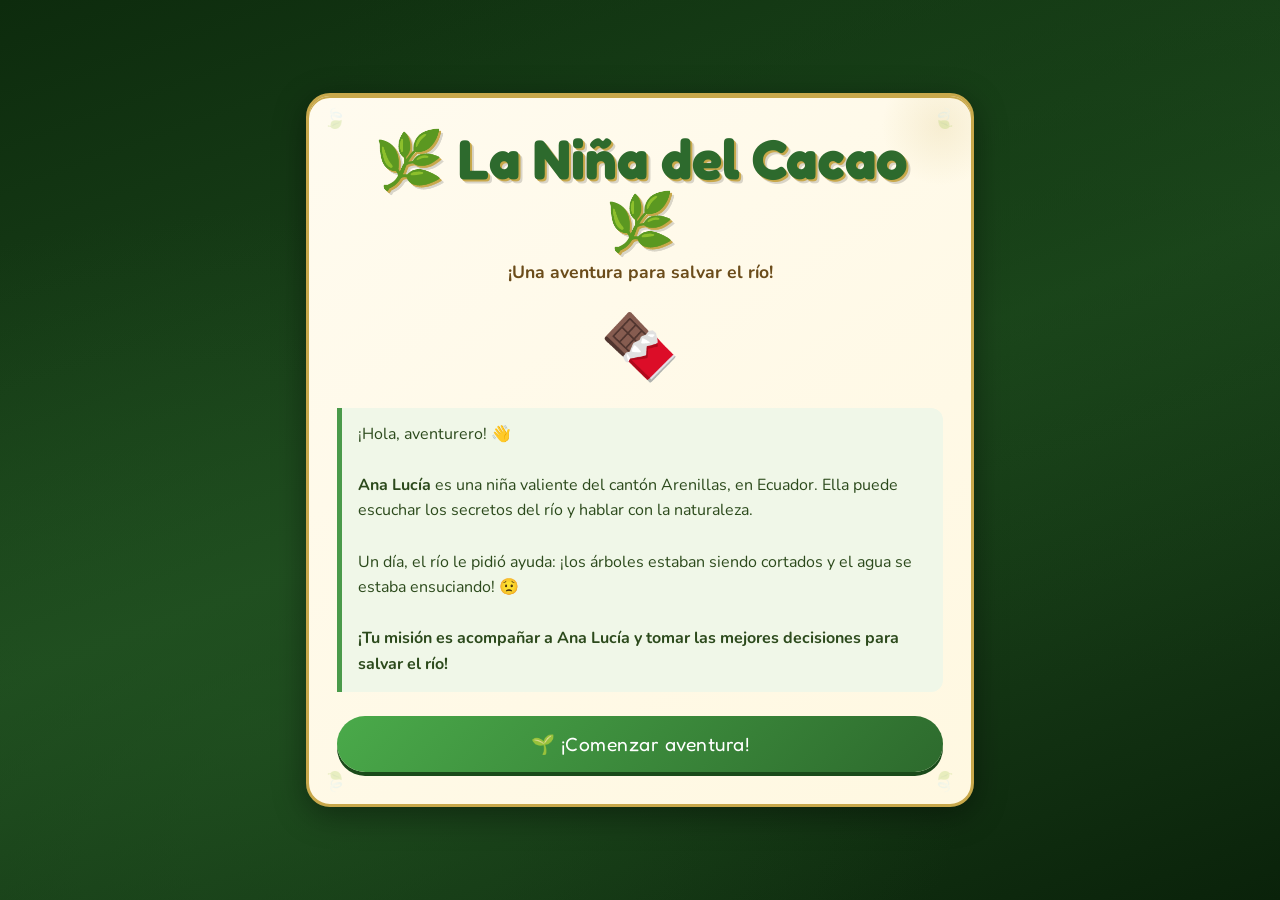
<file: juego6.html>
<!DOCTYPE html>
<html lang="es">
<head>
<meta charset="UTF-8">
<meta name="viewport" content="width=device-width, initial-scale=1.0">
<title>Juego 6 – La Niña del Cacao</title>
<style>
  @import url('https://fonts.googleapis.com/css2?family=Nunito:wght@400;700;900&family=Fredoka+One&display=swap');

  * { box-sizing: border-box; margin: 0; padding: 0; }

  body {
    font-family: 'Nunito', sans-serif;
    background: #1a3a1a;
    min-height: 100vh;
    display: flex;
    align-items: center;
    justify-content: center;
    overflow-x: hidden;
  }

  /* Animated background leaves */
  body::before {
    content: '';
    position: fixed;
    inset: 0;
    background:
      radial-gradient(ellipse at 20% 80%, rgba(34,85,34,0.6) 0%, transparent 50%),
      radial-gradient(ellipse at 80% 20%, rgba(20,60,20,0.5) 0%, transparent 50%),
      linear-gradient(160deg, #0d2b0d 0%, #1e4a1e 50%, #0a220a 100%);
    z-index: -1;
  }

  #app {
    width: 100%;
    max-width: 700px;
    padding: 16px;
  }

  /* ===== SCREENS ===== */
  .screen { display: none; }
  .screen.active { display: block; }

  /* ===== CARD ===== */
  .card {
    background: linear-gradient(145deg, #fffbef, #fff8e1);
    border-radius: 24px;
    padding: 32px 28px;
    box-shadow: 0 8px 32px rgba(0,0,0,0.4), 0 2px 0 #c8a84b inset;
    border: 3px solid #c8a84b;
    position: relative;
    overflow: hidden;
  }

  .card::before {
    content: '';
    position: absolute;
    top: -30px; right: -30px;
    width: 120px; height: 120px;
    background: radial-gradient(circle, rgba(200,168,75,0.15) 0%, transparent 70%);
    pointer-events: none;
  }

  /* ===== TITLE SCREEN ===== */
  .title-art {
    font-family: 'Fredoka One', cursive;
    font-size: clamp(2rem, 7vw, 3.5rem);
    color: #2d6a2d;
    text-align: center;
    line-height: 1.1;
    text-shadow: 2px 2px 0 #c8a84b, 4px 4px 0 rgba(0,0,0,0.15);
  }

  .title-sub {
    text-align: center;
    color: #6b4c1a;
    font-size: 1.1rem;
    font-weight: 700;
    margin: 8px 0 20px;
  }

  .cacao-emoji {
    font-size: 4rem;
    display: block;
    text-align: center;
    margin: 12px 0;
    animation: sway 3s ease-in-out infinite;
  }

  @keyframes sway {
    0%,100% { transform: rotate(-5deg); }
    50% { transform: rotate(5deg); }
  }

  .intro-text {
    background: #f0f7e8;
    border-left: 5px solid #4a9a4a;
    border-radius: 0 12px 12px 0;
    padding: 14px 16px;
    color: #2c4a1c;
    font-size: 1rem;
    line-height: 1.6;
    margin: 16px 0 24px;
  }

  /* ===== SCORE BAR ===== */
  .score-bar {
    display: flex;
    justify-content: space-between;
    align-items: center;
    background: #2d6a2d;
    border-radius: 50px;
    padding: 8px 20px;
    margin-bottom: 20px;
    color: #fff;
    font-weight: 700;
    font-size: 0.95rem;
  }

  .score-bar .hearts { color: #ff6b6b; font-size: 1.1rem; letter-spacing: 2px; }
  .score-bar .points { color: #ffd700; }

  /* ===== SCENE ===== */
  .scene-icon {
    font-size: 3.5rem;
    text-align: center;
    display: block;
    margin-bottom: 12px;
    animation: bounce 1s ease-in-out;
  }

  @keyframes bounce {
    0% { transform: scale(0.5); opacity: 0; }
    60% { transform: scale(1.1); }
    100% { transform: scale(1); opacity: 1; }
  }

  .scene-label {
    font-family: 'Fredoka One', cursive;
    font-size: 1.25rem;
    color: #2d6a2d;
    text-align: center;
    margin-bottom: 4px;
  }

  .scene-step {
    text-align: center;
    font-size: 0.82rem;
    color: #a07030;
    font-weight: 700;
    text-transform: uppercase;
    letter-spacing: 1px;
    margin-bottom: 16px;
  }

  .scene-text {
    font-size: 1.05rem;
    line-height: 1.7;
    color: #2c3e1a;
    background: #f5f9ec;
    border-radius: 14px;
    padding: 16px 18px;
    margin-bottom: 22px;
    border: 2px solid #b8d88a;
  }

  .scene-text strong { color: #2d6a2d; }

  /* ===== CHOICES ===== */
  .choices-label {
    font-weight: 900;
    color: #6b4c1a;
    font-size: 0.9rem;
    text-transform: uppercase;
    letter-spacing: 1px;
    margin-bottom: 10px;
  }

  .choices { display: flex; flex-direction: column; gap: 10px; }

  .choice-btn {
    background: linear-gradient(135deg, #3a8a3a, #2d6a2d);
    color: #fff;
    border: none;
    border-radius: 14px;
    padding: 14px 18px;
    font-family: 'Nunito', sans-serif;
    font-size: 1rem;
    font-weight: 700;
    cursor: pointer;
    text-align: left;
    transition: transform 0.15s, box-shadow 0.15s, background 0.15s;
    box-shadow: 0 4px 0 #1a4a1a;
    display: flex;
    align-items: center;
    gap: 12px;
  }

  .choice-btn:hover {
    transform: translateY(-2px);
    box-shadow: 0 6px 0 #1a4a1a;
    background: linear-gradient(135deg, #4aaa4a, #3a8a3a);
  }

  .choice-btn:active { transform: translateY(1px); box-shadow: 0 2px 0 #1a4a1a; }

  .choice-btn .choice-icon { font-size: 1.4rem; flex-shrink: 0; }

  /* ===== FEEDBACK ===== */
  .feedback {
    border-radius: 14px;
    padding: 16px 18px;
    margin-bottom: 18px;
    font-size: 1rem;
    font-weight: 700;
    line-height: 1.5;
    animation: fadein 0.4s ease;
  }

  @keyframes fadein { from { opacity:0; transform:translateY(8px); } to { opacity:1; transform:translateY(0); } }

  .feedback.good {
    background: #e6f7e6;
    border: 2px solid #4a9a4a;
    color: #1a4a1a;
  }

  .feedback.bad {
    background: #fff3e0;
    border: 2px solid #e07b20;
    color: #6b3a10;
  }

  .feedback-icon { font-size: 1.5rem; display: block; margin-bottom: 6px; }

  /* ===== BUTTON ===== */
  .btn {
    display: block;
    width: 100%;
    background: linear-gradient(135deg, #c8a84b, #a07030);
    color: #fff;
    border: none;
    border-radius: 50px;
    padding: 16px;
    font-family: 'Fredoka One', cursive;
    font-size: 1.2rem;
    cursor: pointer;
    text-align: center;
    box-shadow: 0 4px 0 #6b4c1a;
    transition: transform 0.15s, box-shadow 0.15s;
    letter-spacing: 0.5px;
  }

  .btn:hover { transform: translateY(-2px); box-shadow: 0 6px 0 #6b4c1a; }
  .btn:active { transform: translateY(1px); box-shadow: 0 2px 0 #6b4c1a; }
  .btn.green {
    background: linear-gradient(135deg, #4aaa4a, #2d6a2d);
    box-shadow: 0 4px 0 #1a4a1a;
  }
  .btn.green:hover { box-shadow: 0 6px 0 #1a4a1a; }
  .btn.green:active { box-shadow: 0 2px 0 #1a4a1a; }

  /* ===== PROGRESS ===== */
  .progress-row {
    display: flex;
    gap: 6px;
    margin-bottom: 20px;
    justify-content: center;
  }

  .progress-dot {
    width: 14px; height: 14px;
    border-radius: 50%;
    background: #c8d8a8;
    border: 2px solid #4a7a4a;
    transition: background 0.3s;
  }

  .progress-dot.done { background: #4aaa4a; }
  .progress-dot.current { background: #c8a84b; border-color: #a07030; }

  /* ===== RESULT SCREEN ===== */
  .result-title {
    font-family: 'Fredoka One', cursive;
    font-size: clamp(1.8rem, 6vw, 2.8rem);
    text-align: center;
    margin: 8px 0 4px;
  }

  .result-score {
    text-align: center;
    font-size: 1rem;
    color: #6b4c1a;
    margin-bottom: 16px;
    font-weight: 700;
  }

  .stars {
    text-align: center;
    font-size: 2.5rem;
    margin: 8px 0 16px;
    letter-spacing: 4px;
  }

  .result-msg {
    background: #f0f7e8;
    border-radius: 14px;
    padding: 16px;
    color: #2c4a1c;
    font-size: 1rem;
    line-height: 1.6;
    margin-bottom: 20px;
    border: 2px solid #b8d88a;
    text-align: center;
  }

  .medals {
    display: flex;
    justify-content: center;
    gap: 12px;
    flex-wrap: wrap;
    margin-bottom: 20px;
  }

  .medal {
    background: linear-gradient(135deg, #ffe066, #c8a84b);
    border-radius: 12px;
    padding: 8px 14px;
    font-size: 0.85rem;
    font-weight: 900;
    color: #5a3a00;
    border: 2px solid #a07030;
    display: flex;
    align-items: center;
    gap: 6px;
  }

  /* ===== DECORATIVE BORDER ===== */
  .leaf-border {
    position: absolute;
    font-size: 1.2rem;
    opacity: 0.2;
    pointer-events: none;
  }
  .leaf-border.tl { top: 10px; left: 14px; }
  .leaf-border.tr { top: 10px; right: 14px; transform: scaleX(-1); }
  .leaf-border.bl { bottom: 10px; left: 14px; transform: scaleY(-1); }
  .leaf-border.br { bottom: 10px; right: 14px; transform: scale(-1); }
</style>
</head>
<body>
<div id="app">

  <!-- ===== PANTALLA DE INICIO ===== -->
  <div id="screen-title" class="screen active">
    <div class="card">
      <span class="leaf-border tl">🍃</span>
      <span class="leaf-border tr">🍃</span>
      <span class="leaf-border bl">🍃</span>
      <span class="leaf-border br">🍃</span>
      <h1 class="title-art">🌿 La Niña del Cacao 🌿</h1>
      <p class="title-sub">¡Una aventura para salvar el río!</p>
      <span class="cacao-emoji">🍫</span>
      <div class="intro-text">
        ¡Hola, aventurero! 👋<br><br>
        <strong>Ana Lucía</strong> es una niña valiente del cantón Arenillas, en Ecuador. 
        Ella puede escuchar los secretos del río y hablar con la naturaleza.<br><br>
        Un día, el río le pidió ayuda: ¡los árboles estaban siendo cortados 
        y el agua se estaba ensuciando! 😟<br><br>
        <strong>¡Tu misión es acompañar a Ana Lucía y tomar las mejores decisiones para salvar el río!</strong>
      </div>
      <button class="btn green" onclick="startGame()">🌱 ¡Comenzar aventura!</button>
    </div>
  </div>

  <!-- ===== PANTALLA DE JUEGO ===== -->
  <div id="screen-game" class="screen">
    <div class="card">
      <span class="leaf-border tl">🍃</span>
      <span class="leaf-border tr">🍃</span>

      <div class="score-bar">
        <span class="hearts" id="hearts-display">❤️❤️❤️</span>
        <span>🌿 La Niña del Cacao</span>
        <span class="points">⭐ <span id="points-display">0</span> pts</span>
      </div>

      <div class="progress-row" id="progress-row"></div>

      <span class="scene-icon" id="scene-icon">🌊</span>
      <div class="scene-label" id="scene-label">Escena 1</div>
      <div class="scene-step" id="scene-step">Paso 1 de 6</div>

      <div class="scene-text" id="scene-text"></div>

      <div id="feedback-area"></div>

      <div class="choices-label" id="choices-label">¿Qué hace Ana Lucía?</div>
      <div class="choices" id="choices-area"></div>

      <div style="margin-top:16px;">
        <button class="btn" id="next-btn" onclick="nextScene()" style="display:none;">
          ¡Siguiente paso! →
        </button>
      </div>
    </div>
  </div>

  <!-- ===== PANTALLA DE RESULTADO ===== -->
  <div id="screen-result" class="screen">
    <div class="card">
      <span class="leaf-border tl">🍃</span>
      <span class="leaf-border tr">🍃</span>
      <span class="leaf-border bl">🍃</span>
      <span class="leaf-border br">🍃</span>
      <div id="result-content"></div>
      <button class="btn green" onclick="restartGame()">🔄 ¡Jugar de nuevo!</button>
    </div>
  </div>

</div>

<script>
// ===== DATOS DEL JUEGO =====
const scenes = [
  {
    icon: '🌅',
    label: 'El río Arenillas',
    text: 'Muy temprano en la mañana, <strong>Ana Lucía</strong> bajó descalza hasta el río Arenillas. El agua que antes era cristalina ahora bajaba turbia y lodosa. Los peces pequeños habían desaparecido. Ana Lucía puso su oído cerca del agua y escuchó algo increíble: el río estaba llorando.\n\n¿Qué debe hacer Ana Lucía primero?',
    choices: [
      { icon: '👂', text: 'Escuchar con calma y comprender el mensaje del río', good: true, points: 20, feedback: '¡Muy bien! 🌟 Ana Lucía escuchó con atención. El río le contó que los árboles del bosque estaban siendo cortados y que sus aguas se estaban ensuciando. ¡Escuchar es el primer paso para ayudar!' },
      { icon: '🏃', text: 'Salir corriendo asustada sin escuchar nada', good: false, points: 0, feedback: '¡Oh no! 😟 Si Ana Lucía corre sin escuchar, no sabrá qué le pasa al río. Siempre hay que detenerse y prestar atención cuando la naturaleza nos habla.' },
      { icon: '🪣', text: 'Sacar el agua con un balde para limpiarla ella sola', good: false, points: 5, feedback: 'Fue un intento valiente, pero un balde no es suficiente para limpiar todo un río. Lo más importante era escuchar para entender la verdadera causa del problema.' },
    ]
  },
  {
    icon: '🌳',
    label: 'El bosque seco',
    text: 'El río le susurró a Ana Lucía: <em>"Han cortado muchos árboles. Sin árboles, la tierra se cae al río y lo ensucia. Y sin árboles, el río se queda sin sombra y sin vida."</em>\n\nAna Lucía miró hacia el bosque y vio muchos tocones de árboles cortados. Su corazón se entristeció mucho. ¿Qué crees que debe hacer?',
    choices: [
      { icon: '🌱', text: 'Ir a buscar semillas para plantar árboles nuevos', good: true, points: 20, feedback: '¡Excelente idea! 🌟 Plantar árboles es una de las mejores formas de ayudar al río. Las raíces de los árboles sujetan la tierra y sus hojas dan sombra al agua. ¡Ana Lucía tomó la mejor decisión!' },
      { icon: '😢', text: 'Solo quedarse llorando sin hacer nada', good: false, points: 0, feedback: '😟 Está bien sentir tristeza, pero también hay que actuar. Llorar solo no ayuda al río. ¡Los problemas se resuelven con valentía y acción!' },
      { icon: '🪓', text: 'Cortar más árboles para hacer leña y venderla', good: false, points: 0, feedback: '¡Eso empeoraría el problema! 😱 Cortar más árboles haría que el río se ensuciara mucho más. Los árboles son amigos del río y debemos protegerlos.' },
    ]
  },
  {
    icon: '👴',
    label: 'El Espíritu del Monte',
    text: 'Ana Lucía subió al cerro El Tigre, un lugar sagrado donde, según la leyenda del pueblo, vivía el <strong>Espíritu Viejo del Monte</strong>, un sabio ancestral que protegía la vida del cantón.\n\nCuando llegó, el anciano espíritu la miró en silencio. Ana Lucía tenía los pies llenos de tierra y el corazón lleno de amor. ¿Cómo debe hablarle al espíritu?',
    choices: [
      { icon: '🙏', text: 'Con sinceridad, contándole la verdad desde el corazón', good: true, points: 20, feedback: '¡Perfecto! 🌟 El Espíritu del Monte se conmovió con las palabras sinceras de Ana Lucía. Los sabios no necesitan palabras complicadas, solo honestidad y amor. ¡El espíritu decidió ayudarla!' },
      { icon: '📣', text: 'Gritarle y exigirle que solucione todo', good: false, points: 0, feedback: '😬 No es buena idea gritar o exigir. Los ancianos y los sabios merecen respeto. Hablar con calma y sinceridad siempre funciona mejor.' },
      { icon: '🎁', text: 'Llevarle regalos costosos para que la ayude', good: false, points: 5, feedback: 'El Espíritu del Monte no necesita regalos materiales. Lo que le importa es que las personas amen y cuiden la naturaleza de verdad, no que traigan cosas.' },
    ]
  },
  {
    icon: '🏘️',
    label: 'La plaza del pueblo',
    text: 'A la mañana siguiente, Ana Lucía reunió a todos los vecinos en la <strong>plaza del pueblo</strong>. Muchos dudaban. Algunos pensaban que era solo una niña con su imaginación. Pero Ana Lucía recordó lo que el río le había dicho y se preparó para hablar.\n\n¿Cómo debe convencer a los vecinos?',
    choices: [
      { icon: '💬', text: 'Contarles lo que vio y sintió en el río con palabras claras', good: true, points: 20, feedback: '¡Muy bien! 🌟 Ana Lucía habló con calma y claridad. Les contó cómo el río ya no tenía peces, cómo el agua bajaba turbia, cómo los pájaros ya no cantaban como antes. Los vecinos comenzaron a recordar y a creerle.' },
      { icon: '😠', text: 'Enojarse con los que no le creen y discutir con ellos', good: false, points: 0, feedback: '😟 Enojarse hace que las personas se cierren y no quieran escuchar. La paciencia y la explicación tranquila son mucho más efectivas para convencer a otros.' },
      { icon: '🤫', text: 'No decir nada y esperar que alguien más lo solucione', good: false, points: 0, feedback: '¡Nooo! 😱 Si nadie habla, nadie sabrá del problema. Ana Lucía tiene una misión importante: ser la voz del río. ¡El silencio no salva bosques ni ríos!' },
    ]
  },
  {
    icon: '🌊',
    label: '¡Todos a trabajar!',
    text: 'Los vecinos del pueblo, al escuchar a Ana Lucía, comenzaron a recordar cómo era el río en su niñez: lleno de peces, limpio, con árboles que daban sombra. <strong>¡Decidieron unirse y actuar juntos!</strong>\n\nAhora hay que organizar el trabajo. ¿Cuál es la mejor forma de limpiar el río?',
    choices: [
      { icon: '🤝', text: 'Organizarse en grupos: unos limpian, otros plantan árboles', good: true, points: 20, feedback: '¡Brillante! 🌟 Trabajar en equipo organizado es mucho más efectivo. Un grupo recogió la basura del río, otro plantó árboles en las orillas, y otro cuidó que nadie tirara más desechos. ¡La comunidad es más fuerte unida!' },
      { icon: '💧', text: 'Solo echar agua limpia al río desde sus casas', good: false, points: 5, feedback: 'Eso no sería suficiente. Si no se limpian los desechos y no se plantan árboles, el río seguirá siendo contaminado. Hay que atacar el problema desde la raíz.' },
      { icon: '⏰', text: 'Esperar a que llueva para que el río se limpie solo', good: false, points: 0, feedback: '😟 La lluvia puede ayudar un poco, pero no resuelve el problema de fondo. Sin árboles, la lluvia arrastra más tierra al río. ¡Hay que tomar acción ahora!' },
    ]
  },
  {
    icon: '🌈',
    label: '¡El río vuelve a vivir!',
    text: 'Pasaron semanas de mucho trabajo. La comunidad plantó cientos de árboles, limpió las orillas del río y acordó no tirar más basura. Un día, <strong>Ana Lucía volvió al río</strong> y escuchó algo diferente: el agua cantaba feliz y cristalina. Los primeros peces volvieron a asomarse. Un pájaro azul se posó en su hombro.\n\nAna Lucía quiere enseñarles a los niños del pueblo a cuidar la naturaleza. ¿Cuál es la mejor manera?',
    choices: [
      { icon: '📖', text: 'Contarles la historia del río y llevarlos a conocerlo', good: true, points: 20, feedback: '🎉 ¡Lo lograron! Ana Lucía llevó a todos los niños al río. Les contó la historia, les mostró los árboles plantados, les enseñó a escuchar el agua. Así, la leyenda de la Niña del Cacao seguirá viva para siempre. 🌿🌊💚' },
      { icon: '📵', text: 'Decirles que la naturaleza es aburrida y que jueguen en casa', good: false, points: 0, feedback: '😢 ¡Qué pena! Si los niños no conocen la naturaleza, no aprenderán a amarla y protegerla. El futuro del río depende de que las nuevas generaciones lo cuiden.' },
      { icon: '🚧', text: 'Poner una cerca para que nadie se acerque al río', good: false, points: 5, feedback: 'Alejar a las personas no es la solución. Al contrario, cuando las personas conocen y aman un lugar, son las mejores guardianas. ¡La educación es más poderosa que una cerca!' },
    ]
  }
];

// ===== ESTADO =====
let currentScene = 0;
let points = 0;
let hearts = 3;
let answered = false;
let selectedGood = false;
let earnedMedals = [];

function startGame() {
  currentScene = 0;
  points = 0;
  hearts = 3;
  earnedMedals = [];
  showScreen('screen-game');
  renderScene();
}

function showScreen(id) {
  document.querySelectorAll('.screen').forEach(s => s.classList.remove('active'));
  document.getElementById(id).classList.add('active');
}

function renderScene() {
  answered = false;
  const s = scenes[currentScene];

  document.getElementById('scene-icon').textContent = s.icon;
  document.getElementById('scene-label').textContent = s.label;
  document.getElementById('scene-step').textContent = `Paso ${currentScene + 1} de ${scenes.length}`;
  document.getElementById('scene-text').innerHTML = s.text.replace(/\n/g, '<br>');
  document.getElementById('points-display').textContent = points;
  document.getElementById('hearts-display').textContent = '❤️'.repeat(hearts) + '🖤'.repeat(3 - hearts);
  document.getElementById('feedback-area').innerHTML = '';
  document.getElementById('next-btn').style.display = 'none';
  document.getElementById('choices-label').style.display = 'block';

  // Progress dots
  const row = document.getElementById('progress-row');
  row.innerHTML = '';
  scenes.forEach((_, i) => {
    const dot = document.createElement('div');
    dot.className = 'progress-dot' + (i < currentScene ? ' done' : i === currentScene ? ' current' : '');
    row.appendChild(dot);
  });

  // Choices
  const area = document.getElementById('choices-area');
  area.innerHTML = '';
  const shuffled = [...s.choices].sort(() => Math.random() - 0.5);
  shuffled.forEach((c, i) => {
    const btn = document.createElement('button');
    btn.className = 'choice-btn';
    btn.innerHTML = `<span class="choice-icon">${c.icon}</span> ${c.text}`;
    btn.onclick = () => selectChoice(c, btn);
    area.appendChild(btn);
  });
}

function selectChoice(choice, btn) {
  if (answered) return;
  answered = true;

  // Disable all buttons
  document.querySelectorAll('.choice-btn').forEach(b => {
    b.style.opacity = '0.5';
    b.style.cursor = 'default';
    b.onclick = null;
  });
  btn.style.opacity = '1';
  btn.style.background = choice.good
    ? 'linear-gradient(135deg, #2d8a2d, #1a5a1a)'
    : 'linear-gradient(135deg, #c85a1a, #8a3a0a)';

  if (choice.good) {
    points += choice.points;
    selectedGood = true;
  } else {
    hearts = Math.max(0, hearts - 1);
    points += choice.points;
    selectedGood = false;
  }

  document.getElementById('points-display').textContent = points;
  document.getElementById('hearts-display').textContent = '❤️'.repeat(hearts) + '🖤'.repeat(3 - hearts);

  // Feedback
  const fb = document.createElement('div');
  fb.className = 'feedback ' + (choice.good ? 'good' : 'bad');
  fb.innerHTML = `<span class="feedback-icon">${choice.good ? '🌟' : '💡'}</span>${choice.feedback}`;
  document.getElementById('feedback-area').appendChild(fb);

  document.getElementById('choices-label').style.display = 'none';

  // Next button
  const nextBtn = document.getElementById('next-btn');
  nextBtn.style.display = 'block';
  nextBtn.textContent = currentScene < scenes.length - 1 ? '¡Siguiente paso! →' : '🎉 ¡Ver resultado!';
}

function nextScene() {
  currentScene++;
  if (currentScene >= scenes.length) {
    showResult();
  } else {
    renderScene();
  }
}

function showResult() {
  showScreen('screen-result');

  const maxPoints = scenes.length * 20;
  const pct = points / maxPoints;

  let stars, title, color, msg;

  if (pct === 1) {
    stars = '⭐⭐⭐';
    title = '¡Eres un guardián del río!';
    color = '#2d6a2d';
    msg = '¡Tomaste todas las decisiones perfectas! Ana Lucía está muy orgullosa de ti. El río Arenillas vuelve a brillar gracias a tu sabiduría. ¡Eres un verdadero guardián de la naturaleza!';
    earnedMedals.push({ icon: '🏆', label: '¡Puntaje Perfecto!' });
  } else if (pct >= 0.7) {
    stars = '⭐⭐';
    title = '¡Muy buen guardián!';
    color = '#4a9a4a';
    msg = '¡Lo hiciste muy bien! Ayudaste a Ana Lucía a salvar el río. Cometiste algunos errores, pero lo importante es que aprendiste de ellos. ¡La naturaleza te lo agradece!';
  } else if (pct >= 0.4) {
    stars = '⭐';
    title = '¡Sigue aprendiendo!';
    color = '#a07030';
    msg = 'Ana Lucía necesita más ayuda. Intentaste salvar el río pero algunas decisiones no fueron las mejores. ¡Vuelve a intentarlo y aprende con cada paso!';
  } else {
    stars = '🌱';
    title = '¡Inténtalo de nuevo!';
    color = '#c85a1a';
    msg = 'El río todavía necesita mucha ayuda. ¡No te rindas! Cada intento es una oportunidad para aprender a cuidar la naturaleza mejor. ¡Ana Lucía confía en ti!';
  }

  if (hearts === 3) earnedMedals.push({ icon: '💚', label: 'Sin perder vidas' });
  if (points >= 100) earnedMedals.push({ icon: '🌊', label: 'Amigo del río' });

  const medalsHTML = earnedMedals.length > 0
    ? `<div class="medals">${earnedMedals.map(m => `<div class="medal">${m.icon} ${m.label}</div>`).join('')}</div>`
    : '';

  document.getElementById('result-content').innerHTML = `
    <div style="text-align:center; margin-bottom:12px;">
      <span style="font-size:3.5rem; animation: bounce 0.6s ease;">🌿</span>
    </div>
    <div class="result-title" style="color:${color};">${title}</div>
    <div class="result-score">Obtuviste <strong>${points}</strong> de ${maxPoints} puntos</div>
    <div class="stars">${stars}</div>
    <div class="result-msg">${msg}</div>
    ${medalsHTML}
    <div style="background:#f0f7e8; border-radius:12px; padding:14px; margin-bottom:20px; text-align:center; border: 2px solid #b8d88a; color:#2c4a1c; font-size:0.95rem; line-height:1.6;">
      <strong>🌍 ¿Sabías que...?</strong><br>
      Los árboles que crecen junto a los ríos se llaman <em>bosques de galería</em>. Sus raíces limpian el agua, sus hojas dan sombra, y en sus ramas viven muchos animales. ¡Protegerlos es cuidar la vida!
    </div>
  `;
}

function restartGame() {
  startGame();
}
</script>
</body>
</html>
</file>
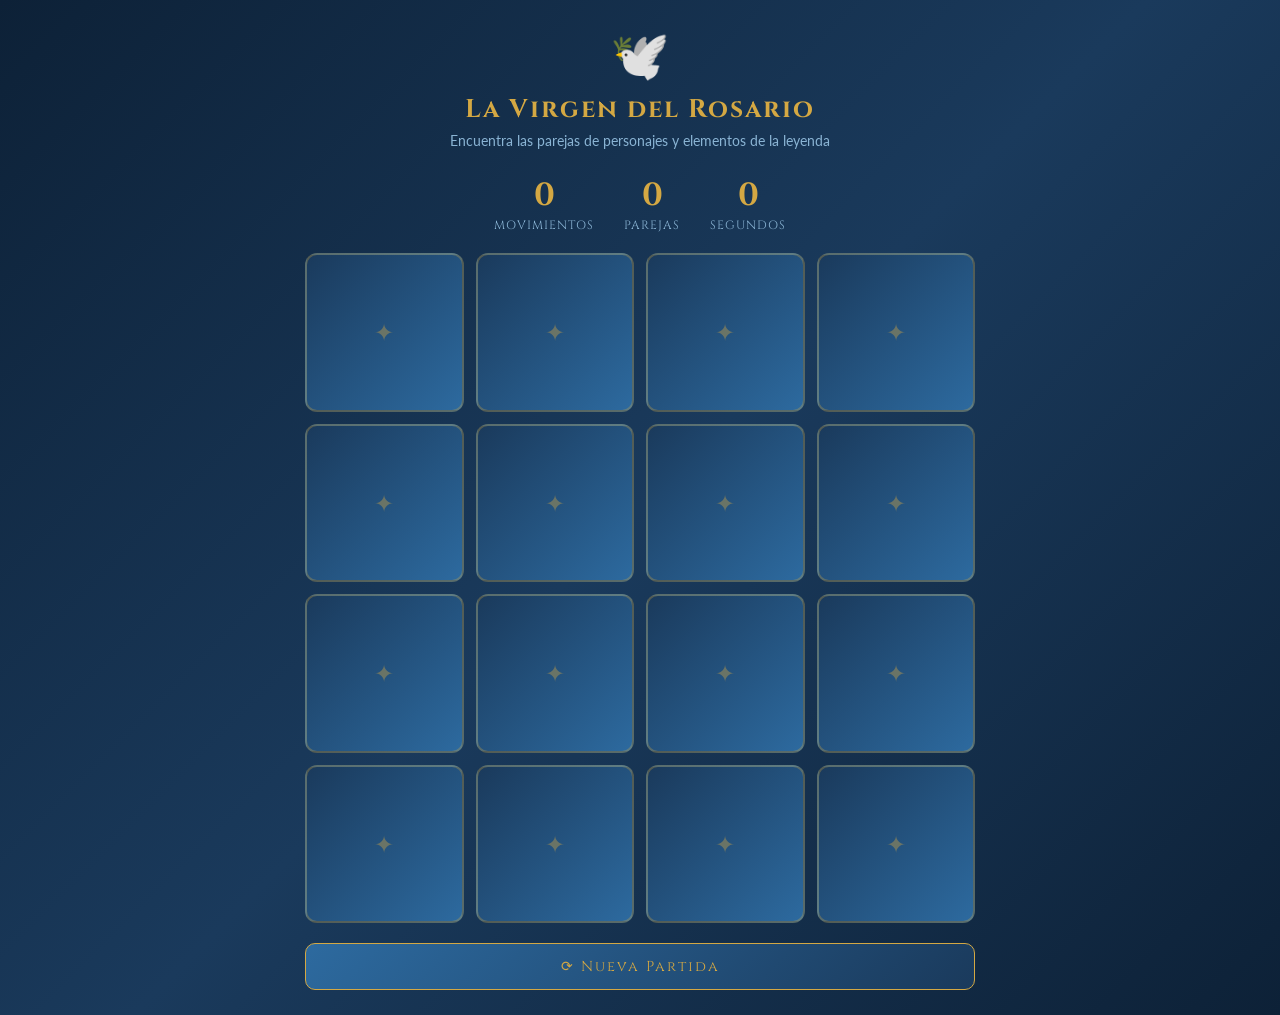
<file: juego7.html>
<!DOCTYPE html>
<html lang="es">
<head>
<meta charset="UTF-8">
<meta name="viewport" content="width=device-width, initial-scale=1.0">
<title>Memoria - La Virgen del Rosario</title>
<style>
  @import url('https://fonts.googleapis.com/css2?family=Cinzel:wght@400;700&family=Lato:wght@300;400;700&display=swap');

  :root {
    --azul: #1a3a5c;
    --azul-claro: #2d6a9f;
    --dorado: #d4a843;
    --crema: #fdf6e3;
    --blanco: #ffffff;
  }

  * { margin: 0; padding: 0; box-sizing: border-box; }

  body {
    background: linear-gradient(135deg, #0d2137 0%, #1a3a5c 50%, #0d2137 100%);
    font-family: 'Lato', sans-serif;
    min-height: 100vh;
    color: var(--blanco);
  }

  .contenedor { max-width: 700px; margin: 0 auto; padding: 25px 15px; }

  .cabecera { text-align: center; margin-bottom: 25px; }
  .cabecera .icono { font-size: 3rem; display: block; margin-bottom: 8px; animation: brillo 2s ease-in-out infinite; }
  @keyframes brillo { 0%,100%{filter:drop-shadow(0 0 5px rgba(212,168,67,0.3))} 50%{filter:drop-shadow(0 0 20px rgba(212,168,67,0.8))} }

  .cabecera h1 { font-family: 'Cinzel', serif; font-size: 1.6rem; color: var(--dorado); letter-spacing: 2px; }
  .cabecera p { color: #8ab4d4; font-size: 0.9rem; margin-top: 5px; }

  .stats {
    display: flex; justify-content: center; gap: 30px;
    margin-bottom: 20px; font-family: 'Cinzel', serif;
  }
  .stat { text-align: center; }
  .stat-valor { font-size: 2rem; color: var(--dorado); font-weight: 700; }
  .stat-label { font-size: 0.75rem; color: #8ab4d4; text-transform: uppercase; letter-spacing: 1px; }

  .tablero {
    display: grid;
    grid-template-columns: repeat(4, 1fr);
    gap: 12px;
    margin-bottom: 20px;
  }

  .carta {
    aspect-ratio: 1;
    cursor: pointer;
    perspective: 600px;
    border-radius: 12px;
  }

  .carta-interior {
    width: 100%; height: 100%;
    position: relative;
    transform-style: preserve-3d;
    transition: transform 0.5s ease;
    border-radius: 12px;
  }

  .carta.volteada .carta-interior,
  .carta.encontrada .carta-interior {
    transform: rotateY(180deg);
  }

  .cara { position: absolute; width: 100%; height: 100%; backface-visibility: hidden; border-radius: 12px; display: flex; flex-direction: column; align-items: center; justify-content: center; padding: 8px; }

  .cara-trasera {
    background: linear-gradient(135deg, var(--azul), var(--azul-claro));
    border: 2px solid rgba(212,168,67,0.3);
    font-size: 1.8rem;
  }

  .cara-trasera::after {
    content: '✦';
    color: rgba(212,168,67,0.4);
    font-size: 1.5rem;
  }

  .cara-frontal {
    background: linear-gradient(135deg, #f8f0d8, var(--crema));
    border: 2px solid var(--dorado);
    transform: rotateY(180deg);
    color: var(--azul);
    text-align: center;
  }

  .carta.encontrada .cara-frontal {
    background: linear-gradient(135deg, #d4edda, #a8d5b5);
    border-color: #27ae60;
    animation: encontradaAnim 0.5s ease;
  }

  @keyframes encontradaAnim {
    0%,100%{transform:rotateY(180deg) scale(1)}
    50%{transform:rotateY(180deg) scale(1.08)}
  }

  .carta-emoji { font-size: 1.8rem; margin-bottom: 4px; }
  .carta-texto { font-size: 0.65rem; font-weight: 700; color: var(--azul); text-align: center; line-height: 1.2; }

  .mensaje {
    text-align: center; padding: 15px; border-radius: 12px;
    margin-bottom: 15px; display: none;
    animation: aparecer 0.4s ease;
  }
  @keyframes aparecer { from{opacity:0;transform:translateY(-10px)} to{opacity:1;transform:translateY(0)} }

  .mensaje.exito {
    background: rgba(39,174,96,0.2); border: 1px solid #27ae60; display: block;
  }

  .mensaje h2 { font-family: 'Cinzel', serif; color: var(--dorado); font-size: 1.4rem; margin-bottom: 5px; }
  .mensaje p { color: #aaa; font-size: 0.9rem; }

  .btn {
    display: block; width: 100%; padding: 13px;
    background: linear-gradient(135deg, var(--azul-claro), var(--azul));
    border: 1px solid var(--dorado); border-radius: 10px;
    color: var(--dorado); font-family: 'Cinzel', serif;
    font-size: 0.9rem; letter-spacing: 2px; cursor: pointer;
    transition: all 0.3s ease;
  }
  .btn:hover { transform: translateY(-2px); box-shadow: 0 5px 20px rgba(0,0,0,0.3); }
</style>
</head>
<body>
<div class="contenedor">

  <div class="cabecera">
    <span class="icono">🕊️</span>
    <h1>La Virgen del Rosario</h1>
    <p>Encuentra las parejas de personajes y elementos de la leyenda</p>
  </div>

  <div class="stats">
    <div class="stat"><div class="stat-valor" id="movimientos">0</div><div class="stat-label">Movimientos</div></div>
    <div class="stat"><div class="stat-valor" id="parejas">0</div><div class="stat-label">Parejas</div></div>
    <div class="stat"><div class="stat-valor" id="tiempo">0</div><div class="stat-label">Segundos</div></div>
  </div>

  <div class="tablero" id="tablero"></div>
  <div class="mensaje exito" id="mensaje">
    <h2>🏆 ¡Completado!</h2>
    <p id="texto-mensaje"></p>
  </div>
  <button class="btn" onclick="iniciar()">⟳ Nueva Partida</button>

</div>

<script>
const pares = [
  { emoji: '🌊', texto: 'Río\nPiscobamba' },
  { emoji: '🙏', texto: 'La Virgen\ndel Rosario' },
  { emoji: '🏘️', texto: 'Barrio de\nTumianuma' },
  { emoji: '🧙', texto: 'El\nEspíritu' },
  { emoji: '⛪', texto: 'La\nCapillita' },
  { emoji: '🎉', texto: 'Fiesta\n15 de agosto' },
  { emoji: '🏡', texto: 'Casa de\nHipólito' },
  { emoji: '🕯️', texto: 'Fe del\nPueblo' }
];

let cartas = [], volteadas = [], encontradas = 0, movimientos = 0, bloqueado = false;
let intervalo = null, segundos = 0, iniciado = false;

function mezclar(arr) {
  const a = [...arr];
  for (let i = a.length - 1; i > 0; i--) {
    const j = Math.floor(Math.random() * (i + 1));
    [a[i], a[j]] = [a[j], a[i]];
  }
  return a;
}

function iniciar() {
  clearInterval(intervalo);
  segundos = 0; movimientos = 0; encontradas = 0; volteadas = []; bloqueado = false; iniciado = false;
  document.getElementById('movimientos').textContent = '0';
  document.getElementById('parejas').textContent = '0';
  document.getElementById('tiempo').textContent = '0';
  document.getElementById('mensaje').style.display = 'none';

  const dobles = mezclar([...pares, ...pares].map((p, i) => ({ ...p, id: i })));
  cartas = dobles;
  renderizar();
}

function renderizar() {
  const tablero = document.getElementById('tablero');
  tablero.innerHTML = '';
  cartas.forEach((carta, idx) => {
    const div = document.createElement('div');
    div.className = 'carta';
    div.dataset.idx = idx;
    div.innerHTML = `
      <div class="carta-interior">
        <div class="cara cara-trasera"></div>
        <div class="cara cara-frontal">
          <div class="carta-emoji">${carta.emoji}</div>
          <div class="carta-texto">${carta.texto}</div>
        </div>
      </div>`;
    div.addEventListener('click', () => voltear(idx));
    tablero.appendChild(div);
  });
}

function voltear(idx) {
  if (bloqueado || volteadas.length === 2) return;
  const divs = document.querySelectorAll('.carta');
  const div = divs[idx];
  if (div.classList.contains('volteada') || div.classList.contains('encontrada')) return;

  if (!iniciado) {
    iniciado = true;
    intervalo = setInterval(() => {
      segundos++;
      document.getElementById('tiempo').textContent = segundos;
    }, 1000);
  }

  div.classList.add('volteada');
  volteadas.push(idx);

  if (volteadas.length === 2) {
    movimientos++;
    document.getElementById('movimientos').textContent = movimientos;
    bloqueado = true;
    setTimeout(verificar, 800);
  }
}

function verificar() {
  const [a, b] = volteadas;
  const divs = document.querySelectorAll('.carta');
  if (cartas[a].emoji === cartas[b].emoji) {
    divs[a].classList.remove('volteada');
    divs[b].classList.remove('volteada');
    divs[a].classList.add('encontrada');
    divs[b].classList.add('encontrada');
    encontradas++;
    document.getElementById('parejas').textContent = encontradas;
    if (encontradas === pares.length) {
      clearInterval(intervalo);
      setTimeout(() => {
        document.getElementById('texto-mensaje').textContent = `¡Encontraste las ${pares.length} parejas en ${movimientos} movimientos y ${segundos} segundos!`;
        document.getElementById('mensaje').style.display = 'block';
      }, 400);
    }
  } else {
    divs[a].classList.remove('volteada');
    divs[b].classList.remove('volteada');
  }
  volteadas = [];
  bloqueado = false;
}

iniciar();
</script>
</body>
</html>
</file>
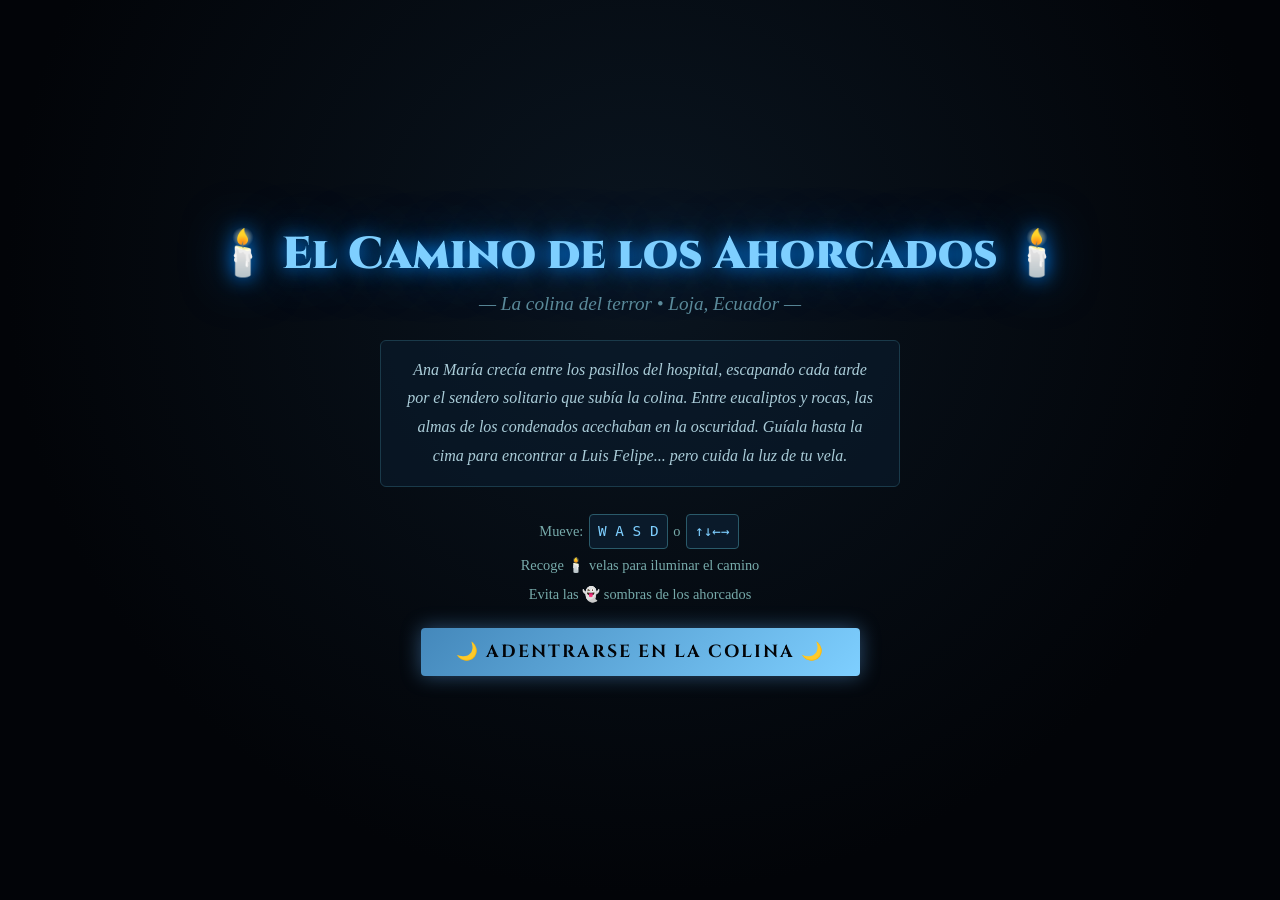
<file: juego8.html>
<!DOCTYPE html>
<html lang="es">
<head>
<meta charset="UTF-8">
<meta name="viewport" content="width=device-width, initial-scale=1.0">
<title>El Camino de los Ahorcados</title>
<style>
  @import url('https://fonts.googleapis.com/css2?family=Cinzel:wght@400;700;900&family=IM+Fell+English:ital@0;1&display=swap');

  * { margin: 0; padding: 0; box-sizing: border-box; }

  body {
    background: #020408;
    font-family: 'IM Fell English', serif;
    overflow: hidden;
    height: 100vh;
    display: flex;
    flex-direction: column;
    align-items: center;
    justify-content: center;
  }

  #pantalla-inicio, #pantalla-fin {
    position: absolute;
    inset: 0;
    display: flex;
    flex-direction: column;
    align-items: center;
    justify-content: center;
    background: radial-gradient(ellipse at 50% 30%, #0a1520 0%, #020408 70%);
    z-index: 100;
    text-align: center;
    padding: 20px;
  }

  #pantalla-fin { display: none; }

  .titulo-juego {
    font-family: 'Cinzel', serif;
    font-size: clamp(1.4rem, 3.5vw, 2.8rem);
    font-weight: 900;
    color: #7ecfff;
    text-shadow: 0 0 20px #0088ff, 0 0 50px #004488;
    margin-bottom: 8px;
    animation: titilar 3s ease-in-out infinite;
  }

  @keyframes titilar {
    0%, 100% { opacity: 1; }
    50% { opacity: 0.85; text-shadow: 0 0 30px #00aaff, 0 0 70px #0066ff; }
  }

  .subtitulo {
    color: #5a8a9a;
    font-style: italic;
    font-size: clamp(0.85rem, 1.8vw, 1.2rem);
    margin-bottom: 25px;
  }

  .historia-texto {
    color: #aaccd8;
    font-size: clamp(0.8rem, 1.5vw, 1rem);
    max-width: 520px;
    line-height: 1.8;
    margin-bottom: 25px;
    border: 1px solid #1a3a4a;
    padding: 15px 20px;
    border-radius: 6px;
    background: rgba(10, 30, 50, 0.5);
    font-style: italic;
  }

  .instrucciones {
    color: #7aa;
    font-size: 0.9rem;
    margin-bottom: 20px;
    line-height: 2;
  }

  .instrucciones span {
    display: inline-block;
    background: #0a1a2a;
    border: 1px solid #2a5a6a;
    border-radius: 4px;
    padding: 2px 8px;
    margin: 2px;
    color: #7ecfff;
    font-family: monospace;
  }

  .btn-jugar {
    font-family: 'Cinzel', serif;
    font-size: 1.1rem;
    font-weight: 700;
    color: #020408;
    background: linear-gradient(135deg, #4488bb, #7ecfff);
    border: none;
    padding: 12px 35px;
    border-radius: 4px;
    cursor: pointer;
    transition: all 0.2s;
    box-shadow: 0 0 20px rgba(100, 180, 255, 0.4);
    letter-spacing: 2px;
  }

  .btn-jugar:hover {
    transform: scale(1.05);
    box-shadow: 0 0 35px rgba(100, 180, 255, 0.7);
  }

  #game-container {
    position: relative;
    width: 100vw;
    height: 100vh;
  }

  #gameCanvas {
    display: block;
    width: 100%;
    height: 100%;
  }

  #hud {
    position: absolute;
    top: 10px;
    left: 0;
    right: 0;
    display: flex;
    justify-content: space-between;
    padding: 0 15px;
    pointer-events: none;
    z-index: 10;
  }

  .hud-item {
    font-family: 'Cinzel', serif;
    color: #7ecfff;
    font-size: clamp(0.75rem, 1.8vw, 1rem);
    text-shadow: 0 0 8px #0088ff;
    background: rgba(2, 4, 8, 0.8);
    padding: 5px 12px;
    border-radius: 4px;
    border: 1px solid #1a3a5a;
  }

  #narrativa {
    position: absolute;
    bottom: 80px;
    left: 50%;
    transform: translateX(-50%);
    font-family: 'IM Fell English', serif;
    font-style: italic;
    color: #aaccd8;
    font-size: clamp(0.8rem, 1.8vw, 1rem);
    text-align: center;
    pointer-events: none;
    z-index: 10;
    background: rgba(2, 4, 8, 0.85);
    padding: 10px 20px;
    border-radius: 6px;
    border: 1px solid #1a3a5a;
    max-width: 70%;
    display: none;
  }

  #controles-movil {
    position: absolute;
    bottom: 15px;
    left: 0;
    right: 0;
    display: none;
    justify-content: space-between;
    padding: 0 20px;
    z-index: 10;
  }

  .btn-ctrl {
    background: rgba(100, 180, 255, 0.15);
    border: 2px solid #4488bb;
    color: #7ecfff;
    font-size: 1.3rem;
    width: 55px;
    height: 55px;
    border-radius: 50%;
    cursor: pointer;
    display: flex;
    align-items: center;
    justify-content: center;
    user-select: none;
    touch-action: manipulation;
  }

  .resultado-titulo {
    font-family: 'Cinzel', serif;
    font-size: clamp(1.3rem, 3.5vw, 2.2rem);
    font-weight: 900;
    margin-bottom: 15px;
  }

  .resultado-titulo.victoria { color: #7ecfff; text-shadow: 0 0 25px #00aaff; }
  .resultado-titulo.derrota { color: #ff4444; text-shadow: 0 0 25px #ff0000; }

  .resultado-texto {
    color: #aaccd8;
    font-style: italic;
    font-size: 1rem;
    max-width: 480px;
    margin-bottom: 25px;
    line-height: 1.8;
  }

  @media (max-width: 768px) {
    #controles-movil { display: flex; }
  }
</style>
</head>
<body>

<div id="pantalla-inicio">
  <div class="titulo-juego">🕯️ El Camino de los Ahorcados 🕯️</div>
  <div class="subtitulo">— La colina del terror • Loja, Ecuador —</div>
  <div class="historia-texto">
    Ana María crecía entre los pasillos del hospital, escapando cada tarde por el sendero solitario que subía la colina. Entre eucaliptos y rocas, las almas de los condenados acechaban en la oscuridad. Guíala hasta la cima para encontrar a Luis Felipe... pero cuida la luz de tu vela.
  </div>
  <div class="instrucciones">
    Mueve: <span>W A S D</span> o <span>↑↓←→</span><br>
    Recoge 🕯️ velas para iluminar el camino<br>
    Evita las 👻 sombras de los ahorcados
  </div>
  <button class="btn-jugar" onclick="iniciarJuego()">🌙 ADENTRARSE EN LA COLINA 🌙</button>
</div>

<div id="pantalla-fin">
  <div class="resultado-titulo" id="resultado-titulo">¡ESCAPASTE!</div>
  <div class="resultado-texto" id="resultado-texto"></div>
  <div style="font-size: 2.5rem; margin-bottom: 20px;" id="resultado-emoji">🌙</div>
  <button class="btn-jugar" onclick="reiniciar()">🔄 VOLVER A LA COLINA</button>
</div>

<div id="game-container" style="display:none;">
  <canvas id="gameCanvas"></canvas>
  <div id="hud">
    <div class="hud-item">🕯️ Luz: <span id="luz-txt">100</span>%</div>
    <div class="hud-item">💙 <span id="velas-txt">0</span>/6 velas</div>
    <div class="hud-item">👻 <span id="nivel-txt">Nivel 1</span></div>
  </div>
  <div id="narrativa"></div>
  <div id="controles-movil">
    <div style="display:grid; grid-template-columns: repeat(3,55px); grid-template-rows: repeat(2,55px); gap:5px;">
      <div></div>
      <button class="btn-ctrl" id="btn-arr">▲</button>
      <div></div>
      <button class="btn-ctrl" id="btn-izq">◀</button>
      <button class="btn-ctrl" id="btn-aba">▼</button>
      <button class="btn-ctrl" id="btn-der">▶</button>
    </div>
    <div style="width:55px;"></div>
  </div>
</div>

<script>
const canvas = document.getElementById('gameCanvas');
const ctx = canvas.getContext('2d');

let W, H;
let juegoActivo = false;
let animId;

// Estado
let jugador, fantasmas, velas, arboles, rocas;
let luz, velasRecogidas, nivel;
let teclado = {};
let touchArr=false,touchAbj=false,touchIzq=false,touchDer=false;
let narrativaTimer = 0;
let camX = 0, camY = 0;

const MUNDO_W = 2400;
const MUNDO_H = 1600;
const NARRATIVAS = [
  '"El viento entre los eucaliptos susurraba nombres olvidados..."',
  '"Ana María sentía que alguien la observaba desde las sombras..."',
  '"Los ahorcados vagan por este sendero desde hace siglos..."',
  '"Una vela encendida es lo único que mantiene las sombras a raya..."',
  '"Luis Felipe... ¿dónde estás entre esta oscuridad?"',
  '"El hospital quedaba lejos. Solo el camino y la niebla..."',
];
let narrativaIdx = 0;

function resize() {
  W = canvas.width = window.innerWidth;
  H = canvas.height = window.innerHeight;
}

function iniciarJuego() {
  document.getElementById('pantalla-inicio').style.display = 'none';
  document.getElementById('pantalla-fin').style.display = 'none';
  document.getElementById('game-container').style.display = 'block';
  resize();
  reiniciarEstado();
  juegoActivo = true;
  // Narrativa periódica
  if (window._narInterval) clearInterval(window._narInterval);
  window._narInterval = setInterval(() => {
    if (!juegoActivo) return;
    mostrarNarrativa(NARRATIVAS[narrativaIdx % NARRATIVAS.length]);
    narrativaIdx++;
  }, 8000);
  loop();
}

function reiniciarEstado() {
  luz = 100;
  velasRecogidas = 0;
  nivel = 1;
  narrativaIdx = 0;

  jugador = {
    x: 200, y: MUNDO_H / 2,
    w: 20, h: 28,
    vx: 0, vy: 0,
    anim: 0, miraDer: true
  };

  // Meta (cima de la colina)
  // Velas esparcidas por el mapa
  velas = [];
  for (let i = 0; i < 6; i++) {
    velas.push({
      x: 300 + Math.random() * (MUNDO_W - 500),
      y: 100 + Math.random() * (MUNDO_H - 200),
      recogida: false,
      anim: Math.random() * Math.PI * 2,
      parpadeo: Math.random()
    });
  }

  // Árboles (eucaliptos)
  arboles = [];
  for (let i = 0; i < 60; i++) {
    arboles.push({
      x: Math.random() * MUNDO_W,
      y: Math.random() * MUNDO_H,
      h: 60 + Math.random() * 80,
      w: 12 + Math.random() * 10,
      swayOffset: Math.random() * Math.PI * 2
    });
  }

  // Rocas
  rocas = [];
  for (let i = 0; i < 30; i++) {
    rocas.push({
      x: Math.random() * MUNDO_W,
      y: Math.random() * MUNDO_H,
      r: 8 + Math.random() * 20
    });
  }

  // Fantasmas
  fantasmas = [];
  for (let i = 0; i < 4; i++) {
    fantasmas.push(crearFantasma());
  }

  camX = jugador.x - W / 2;
  camY = jugador.y - H / 2;
  actualizarHUD();
}

function crearFantasma() {
  return {
    x: MUNDO_W * 0.3 + Math.random() * MUNDO_W * 0.6,
    y: Math.random() * MUNDO_H,
    vx: (Math.random() - 0.5) * 1.2,
    vy: (Math.random() - 0.5) * 1.2,
    r: 18 + Math.random() * 12,
    anim: Math.random() * Math.PI * 2,
    opacidad: 0.3 + Math.random() * 0.5,
    tipo: Math.random() < 0.5 ? 'flotante' : 'perseguidor'
  };
}

function reiniciar() {
  if (animId) cancelAnimationFrame(animId);
  clearInterval(window._narInterval);
  document.getElementById('pantalla-fin').style.display = 'none';
  iniciarJuego();
}

function actualizarHUD() {
  document.getElementById('luz-txt').textContent = Math.round(luz);
  document.getElementById('velas-txt').textContent = velasRecogidas;
  document.getElementById('nivel-txt').textContent = `Nivel ${nivel}`;
}

function mostrarNarrativa(txt) {
  const el = document.getElementById('narrativa');
  el.textContent = txt;
  el.style.display = 'block';
  clearTimeout(window._narTO);
  window._narTO = setTimeout(() => el.style.display = 'none', 4000);
}

// Input
window.addEventListener('keydown', e => { teclado[e.code] = true; });
window.addEventListener('keyup', e => { teclado[e.code] = false; });

['btn-arr','btn-aba','btn-izq','btn-der'].forEach(id => {
  const btn = document.getElementById(id);
  btn.addEventListener('touchstart', e => { e.preventDefault();
    if(id==='btn-arr') touchArr=true;
    if(id==='btn-aba') touchAbj=true;
    if(id==='btn-izq') touchIzq=true;
    if(id==='btn-der') touchDer=true;
  });
  btn.addEventListener('touchend', e => { e.preventDefault();
    if(id==='btn-arr') touchArr=false;
    if(id==='btn-aba') touchAbj=false;
    if(id==='btn-izq') touchIzq=false;
    if(id==='btn-der') touchDer=false;
  });
});

function update() {
  if (!juegoActivo) return;

  const vel = 2.5 + velasRecogidas * 0.3;
  const arr = teclado['ArrowUp'] || teclado['KeyW'] || touchArr;
  const abj = teclado['ArrowDown'] || teclado['KeyS'] || touchAbj;
  const izq = teclado['ArrowLeft'] || teclado['KeyA'] || touchIzq;
  const der = teclado['ArrowRight'] || teclado['KeyD'] || touchDer;

  jugador.vx = 0; jugador.vy = 0;
  if (arr) jugador.vy = -vel;
  if (abj) jugador.vy = vel;
  if (izq) { jugador.vx = -vel; jugador.miraDer = false; }
  if (der) { jugador.vx = vel; jugador.miraDer = true; }

  // Diagonal normalizada
  if (jugador.vx !== 0 && jugador.vy !== 0) {
    jugador.vx *= 0.707;
    jugador.vy *= 0.707;
  }

  jugador.x += jugador.vx;
  jugador.y += jugador.vy;

  // Límites mundo
  jugador.x = Math.max(10, Math.min(MUNDO_W - 10, jugador.x));
  jugador.y = Math.max(10, Math.min(MUNDO_H - 10, jugador.y));

  // Colisión árboles
  for (const a of arboles) {
    const dx = jugador.x - (a.x + a.w/2);
    const dy = jugador.y - (a.y + a.h);
    const dist = Math.sqrt(dx*dx + dy*dy);
    if (dist < a.w * 0.8) {
      jugador.x -= jugador.vx;
      jugador.y -= jugador.vy;
    }
  }

  // Animación
  jugador.anim += 0.15;

  // Cámara suave
  camX += (jugador.x - W/2 - camX) * 0.1;
  camY += (jugador.y - H/2 - camY) * 0.1;
  camX = Math.max(0, Math.min(MUNDO_W - W, camX));
  camY = Math.max(0, Math.min(MUNDO_H - H, camY));

  // Luz decrece
  const decrece = 0.015 + (fantasmas.filter(f => distancia(jugador, f) < 150).length * 0.02);
  luz -= decrece;
  luz = Math.max(0, Math.min(100, luz));
  actualizarHUD();

  if (luz <= 0) terminarJuego(false, 'luz');

  // Velas
  for (const v of velas) {
    v.anim += 0.03;
    v.parpadeo = 0.7 + Math.sin(Date.now()/300 + v.anim) * 0.3;
    if (!v.recogida) {
      const d = distancia(jugador, v);
      if (d < 25) {
        v.recogida = true;
        velasRecogidas++;
        luz = Math.min(100, luz + 25);
        actualizarHUD();
        mostrarNarrativa('✨ ¡Vela recogida! La luz te protege...');
        // Nueva narrativa + más fantasmas en nivel siguiente
        if (velasRecogidas >= 6) {
          terminarJuego(true);
          return;
        }
        if (velasRecogidas === 3) {
          nivel = 2;
          fantasmas.push(crearFantasma());
          fantasmas.push(crearFantasma());
          mostrarNarrativa('⚠️ Las sombras se despiertan con furia...');
        }
      }
    }
  }

  // Fantasmas
  for (const f of fantasmas) {
    f.anim += 0.05;

    if (f.tipo === 'perseguidor' && distancia(jugador, f) < 300) {
      const dx = jugador.x - f.x;
      const dy = jugador.y - f.y;
      const d = Math.sqrt(dx*dx + dy*dy);
      f.vx += (dx/d) * 0.06 * nivel;
      f.vy += (dy/d) * 0.06 * nivel;
    } else {
      f.vx += (Math.random()-0.5) * 0.15;
      f.vy += (Math.random()-0.5) * 0.15;
    }

    // Límite de velocidad
    const spd = Math.sqrt(f.vx*f.vx + f.vy*f.vy);
    if (spd > 1.5 * nivel) { f.vx = f.vx/spd * 1.5 * nivel; f.vy = f.vy/spd * 1.5 * nivel; }

    f.x += f.vx; f.y += f.vy;

    // Rebotar en bordes
    if (f.x < 0 || f.x > MUNDO_W) f.vx *= -1;
    if (f.y < 0 || f.y > MUNDO_H) f.vy *= -1;

    // Colisión
    const d = distancia(jugador, f);
    if (d < f.r + 12) {
      luz -= 15;
      f.x = MUNDO_W * 0.3 + Math.random() * MUNDO_W * 0.6;
      f.y = Math.random() * MUNDO_H;
      f.vx = (Math.random()-0.5) * 1.5;
      f.vy = (Math.random()-0.5) * 1.5;
      mostrarNarrativa('💀 ¡Una sombra te tocó! La luz mengua...');
    }
  }
}

function distancia(a, b) {
  return Math.sqrt((a.x-b.x)**2 + (a.y-b.y)**2);
}

function draw() {
  ctx.save();
  ctx.translate(-camX, -camY);

  // Fondo (tierra de noche)
  const bgGrad = ctx.createLinearGradient(0, 0, 0, MUNDO_H);
  bgGrad.addColorStop(0, '#050810');
  bgGrad.addColorStop(0.5, '#030608');
  bgGrad.addColorStop(1, '#020305');
  ctx.fillStyle = bgGrad;
  ctx.fillRect(0, 0, MUNDO_W, MUNDO_H);

  // Textura de tierra (puntos)
  ctx.fillStyle = 'rgba(20,30,15,0.5)';
  for (let i = 0; i < 200; i++) {
    const tx = (i * 337) % MUNDO_W;
    const ty = (i * 193) % MUNDO_H;
    ctx.fillRect(tx, ty, 2, 2);
  }

  // Niebla de fondo (patches)
  const t = Date.now() / 5000;
  for (let i = 0; i < 8; i++) {
    const fx = (Math.sin(t + i * 0.8) * 0.5 + 0.5) * MUNDO_W;
    const fy = (Math.cos(t + i * 0.6) * 0.5 + 0.5) * MUNDO_H;
    const fog = ctx.createRadialGradient(fx, fy, 0, fx, fy, 200);
    fog.addColorStop(0, 'rgba(30,50,60,0.12)');
    fog.addColorStop(1, 'transparent');
    ctx.fillStyle = fog;
    ctx.fillRect(0, 0, MUNDO_W, MUNDO_H);
  }

  // Rocas
  for (const r of rocas) {
    ctx.fillStyle = '#1a1f1a';
    ctx.beginPath();
    ctx.ellipse(r.x, r.y, r.r, r.r * 0.65, 0, 0, Math.PI * 2);
    ctx.fill();
    ctx.strokeStyle = '#2a302a';
    ctx.lineWidth = 1;
    ctx.stroke();
  }

  // Árboles (eucaliptos siniestros)
  const swayT = Date.now() / 2000;
  for (const a of arboles) {
    const sway = Math.sin(swayT + a.swayOffset) * 3;
    drawArbol(a.x, a.y, a.w, a.h, sway);
  }

  // Velas
  for (const v of velas) {
    if (v.recogida) continue;
    drawVela(v.x, v.y, v.anim, v.parpadeo);
  }

  // Fantasmas
  for (const f of fantasmas) {
    drawFantasma(f.x, f.y, f.r, f.anim, f.opacidad);
  }

  // META (cima) - siempre visible
  drawMeta(MUNDO_W - 150, MUNDO_H / 2);

  // Jugador
  drawJugador(jugador.x, jugador.y, jugador.miraDer, jugador.anim);

  // Halo de luz alrededor del jugador
  const radioLuz = 80 + (luz / 100) * 120;
  const halo = ctx.createRadialGradient(jugador.x, jugador.y, 0, jugador.x, jugador.y, radioLuz);
  halo.addColorStop(0, 'rgba(255,220,100,0)');
  halo.addColorStop(0.5, 'rgba(255,180,50,0.03)');
  halo.addColorStop(1, 'transparent');
  ctx.fillStyle = halo;
  ctx.fillRect(0, 0, MUNDO_W, MUNDO_H);

  ctx.restore();

  // Oscuridad global (sobre todo)
  drawOscuridad();

  // Interfaz de luz (barra)
  drawBarraLuz();
}

function drawOscuridad() {
  // La oscuridad cubre la pantalla excepto alrededor del jugador
  const screenX = jugador.x - camX;
  const screenY = jugador.y - camY;
  const radioVision = (60 + (luz / 100) * 180);

  const dark = ctx.createRadialGradient(screenX, screenY, radioVision * 0.3, screenX, screenY, radioVision);
  dark.addColorStop(0, 'rgba(2,4,8,0)');
  dark.addColorStop(0.7, 'rgba(2,4,8,0.85)');
  dark.addColorStop(1, 'rgba(2,4,8,0.97)');

  ctx.fillStyle = dark;
  ctx.fillRect(0, 0, W, H);
}

function drawBarraLuz() {
  const bw = Math.min(200, W * 0.25);
  const bx = W/2 - bw/2;
  const by = H - 25;
  ctx.fillStyle = 'rgba(2,4,8,0.7)';
  ctx.fillRect(bx - 2, by - 2, bw + 4, 14);
  const col = luz > 50 ? '#7ecfff' : luz > 25 ? '#ffaa00' : '#ff3333';
  ctx.fillStyle = col;
  ctx.fillRect(bx, by, bw * (luz/100), 10);
}

function drawArbol(x, y, w, h, sway) {
  // Tronco
  ctx.fillStyle = '#1a1208';
  ctx.beginPath();
  ctx.moveTo(x, y);
  ctx.lineTo(x + sway, y - h * 0.4);
  ctx.lineTo(x + w * 0.6 + sway, y - h * 0.4);
  ctx.lineTo(x + w, y);
  ctx.closePath();
  ctx.fill();

  // Copa (siniestra)
  ctx.fillStyle = '#0d1a0d';
  for (let i = 0; i < 3; i++) {
    const layerY = y - h * 0.35 - i * h * 0.22;
    const layerW = (w * 2.5) * (1 - i * 0.2);
    ctx.beginPath();
    ctx.moveTo(x + w/2 + sway - layerW/2, layerY);
    ctx.lineTo(x + w/2 + sway, layerY - h * 0.25);
    ctx.lineTo(x + w/2 + sway + layerW/2, layerY);
    ctx.closePath();
    ctx.fill();
  }

  // Ramas colgantes
  ctx.strokeStyle = '#0a1008';
  ctx.lineWidth = 1;
  for (let i = 0; i < 3; i++) {
    const bx = x + w/2 + sway + (Math.random()-0.5)*w;
    const by2 = y - h * 0.5;
    ctx.beginPath();
    ctx.moveTo(bx, by2);
    ctx.quadraticCurveTo(bx + sway * 2, by2 + 20, bx + sway * 1.5, by2 + 40);
    ctx.stroke();
  }
}

function drawVela(x, y, anim, parpadeo) {
  const t = Date.now() / 200;
  const flicker = 0.8 + Math.sin(t * 3 + anim) * 0.2;

  // Luz suave alrededor
  const glow = ctx.createRadialGradient(x, y - 20, 0, x, y - 20, 50 * parpadeo);
  glow.addColorStop(0, `rgba(255,200,80,${0.4 * parpadeo})`);
  glow.addColorStop(1, 'transparent');
  ctx.fillStyle = glow;
  ctx.beginPath();
  ctx.arc(x, y - 20, 50, 0, Math.PI * 2);
  ctx.fill();

  // Vela
  ctx.fillStyle = '#e8e0c8';
  ctx.fillRect(x - 4, y - 25, 8, 20);

  // Llama
  ctx.fillStyle = `rgba(255,180,30,${flicker})`;
  ctx.beginPath();
  ctx.ellipse(x, y - 30, 4, 8 * flicker, 0, 0, Math.PI * 2);
  ctx.fill();

  ctx.fillStyle = `rgba(255,240,100,${flicker})`;
  ctx.beginPath();
  ctx.ellipse(x, y - 32, 2, 4 * flicker, 0, 0, Math.PI * 2);
  ctx.fill();

  // Texto
  ctx.fillStyle = `rgba(255,215,0,${0.5 + Math.sin(anim)*0.3})`;
  ctx.font = '12px serif';
  ctx.textAlign = 'center';
  ctx.fillText('🕯️', x, y - 38);
}

function drawFantasma(x, y, r, anim, op) {
  const t = Date.now() / 1000;
  const bob = Math.sin(t + anim) * 6;

  ctx.save();
  ctx.globalAlpha = op * (0.5 + Math.sin(t * 2 + anim) * 0.3);

  // Halo
  const glow = ctx.createRadialGradient(x, y + bob, 0, x, y + bob, r * 2);
  glow.addColorStop(0, 'rgba(150,200,255,0.3)');
  glow.addColorStop(1, 'transparent');
  ctx.fillStyle = glow;
  ctx.beginPath();
  ctx.arc(x, y + bob, r * 2, 0, Math.PI * 2);
  ctx.fill();

  // Cuerpo fantasma
  ctx.fillStyle = 'rgba(180,220,255,0.6)';
  ctx.beginPath();
  ctx.arc(x, y + bob - r * 0.3, r, Math.PI, 0);
  ctx.lineTo(x + r, y + bob + r * 0.8);
  // Faldón ondulado
  const segs = 5;
  for (let i = segs; i >= 0; i--) {
    const px = x + r - (i / segs) * r * 2;
    const wave = Math.sin(t * 3 + i + anim) * 5;
    ctx.lineTo(px, y + bob + r * 0.8 + (i % 2 === 0 ? 8 : 0) + wave);
  }
  ctx.closePath();
  ctx.fill();

  // Ojos
  ctx.fillStyle = 'rgba(0,20,60,0.9)';
  ctx.beginPath();
  ctx.ellipse(x - r*0.3, y + bob - r*0.25, 3, 4, 0, 0, Math.PI*2);
  ctx.ellipse(x + r*0.3, y + bob - r*0.25, 3, 4, 0, 0, Math.PI*2);
  ctx.fill();

  // Boca (grito)
  ctx.strokeStyle = 'rgba(0,20,60,0.8)';
  ctx.lineWidth = 1.5;
  ctx.beginPath();
  ctx.arc(x, y + bob + r*0.1, 4, 0, Math.PI);
  ctx.stroke();

  ctx.restore();
}

function drawJugador(x, y, miraDer, anim) {
  ctx.save();
  if (!miraDer) {
    ctx.translate(x, y);
    ctx.scale(-1, 1);
    ctx.translate(-x, -y);
  }

  const t = anim;
  const legSwing = Math.sin(t) * 5;

  // Sombra
  ctx.fillStyle = 'rgba(0,0,0,0.4)';
  ctx.beginPath();
  ctx.ellipse(x, y + 16, 10, 4, 0, 0, Math.PI * 2);
  ctx.fill();

  // Vestido/cuerpo (Ana María - enfermera)
  ctx.fillStyle = '#d8c8b8';
  ctx.beginPath();
  ctx.moveTo(x - 8, y - 5);
  ctx.lineTo(x + 8, y - 5);
  ctx.lineTo(x + 10, y + 14);
  ctx.lineTo(x - 10, y + 14);
  ctx.closePath();
  ctx.fill();

  // Cruz roja (enfermera)
  ctx.fillStyle = '#cc2222';
  ctx.fillRect(x - 1, y - 3, 3, 8);
  ctx.fillRect(x - 4, y + 1, 9, 3);

  // Cabeza
  ctx.fillStyle = '#d4a882';
  ctx.beginPath();
  ctx.arc(x, y - 12, 7, 0, Math.PI * 2);
  ctx.fill();

  // Cofia blanca
  ctx.fillStyle = '#f0f0f0';
  ctx.beginPath();
  ctx.arc(x, y - 14, 7, Math.PI, 0);
  ctx.closePath();
  ctx.fill();

  // Ojos
  ctx.fillStyle = '#333';
  ctx.fillRect(x - 3, y - 13, 2, 2);
  ctx.fillRect(x + 1, y - 13, 2, 2);

  // Piernas (animación)
  ctx.fillStyle = '#c8a890';
  ctx.fillRect(x - 6, y + 14, 5, 10 + legSwing);
  ctx.fillRect(x + 1, y + 14, 5, 10 - legSwing);

  // Vela en mano
  ctx.fillStyle = '#e8e0c8';
  ctx.fillRect(x + 9, y - 8, 4, 12);
  ctx.fillStyle = '#ffaa00';
  ctx.beginPath();
  ctx.ellipse(x + 11, y - 11, 2, 4, 0, 0, Math.PI * 2);
  ctx.fill();

  ctx.restore();
}

function drawMeta(x, y) {
  const t = Date.now() / 1000;
  // Figura de Luis Felipe
  ctx.fillStyle = `rgba(100,160,220,${0.5 + Math.sin(t)*0.3})`;
  ctx.beginPath();
  ctx.arc(x, y - 20, 15, 0, Math.PI * 2);
  ctx.fill();
  ctx.fillRect(x - 12, y - 5, 24, 30);

  ctx.fillStyle = '#7ecfff';
  ctx.font = 'bold 12px Cinzel, serif';
  ctx.textAlign = 'center';
  ctx.fillText('Luis Felipe', x, y + 45);
  ctx.fillText('🎯 ¡LLEGA AQUÍ!', x, y + 60);

  // Aura
  const aura = ctx.createRadialGradient(x, y, 0, x, y, 60 + Math.sin(t*2)*10);
  aura.addColorStop(0, 'rgba(100,180,255,0.15)');
  aura.addColorStop(1, 'transparent');
  ctx.fillStyle = aura;
  ctx.beginPath();
  ctx.arc(x, y, 70, 0, Math.PI * 2);
  ctx.fill();

  // Comprobar si llegó
  const d = distancia(jugador, {x, y});
  if (d < 50 && juegoActivo) terminarJuego(true);
}

function terminarJuego(ganaste, razon) {
  juegoActivo = false;
  clearInterval(window._narInterval);
  cancelAnimationFrame(animId);
  document.getElementById('game-container').style.display = 'none';
  document.getElementById('pantalla-fin').style.display = 'flex';

  const titulo = document.getElementById('resultado-titulo');
  const texto = document.getElementById('resultado-texto');
  const emoji = document.getElementById('resultado-emoji');

  if (ganaste) {
    titulo.className = 'resultado-titulo victoria';
    titulo.textContent = '💙 ¡ENCONTRASTE A LUIS FELIPE! 💙';
    texto.textContent = `Ana María llegó a la cima de la colina. Entre eucaliptos y la niebla de la noche, sus miradas se entrelazaron en silencio. "Fue un flechazo: sus miradas se entrelazaron en silencio, y pronto su amor floreció puro y casto..." — Recogiste ${velasRecogidas} velas en el camino.`;
    emoji.textContent = '🌙💙🕯️';
  } else {
    titulo.className = 'resultado-titulo derrota';
    titulo.textContent = '👻 LAS SOMBRAS TE CONSUMIERON';
    texto.textContent = '"Las almas de los ahorcados vagan por este sendero desde hace siglos..." La oscuridad te envolvió antes de llegar a la cima. La llama de tu vela se apagó y el camino quedó en tinieblas. ¡Recoge más velas la próxima vez!';
    emoji.textContent = '🌑💀🌫️';
  }
}

function loop() {
  update();
  draw();
  animId = requestAnimationFrame(loop);
}

window.addEventListener('resize', resize);
resize();
</script>
</body>
</html>
</file>
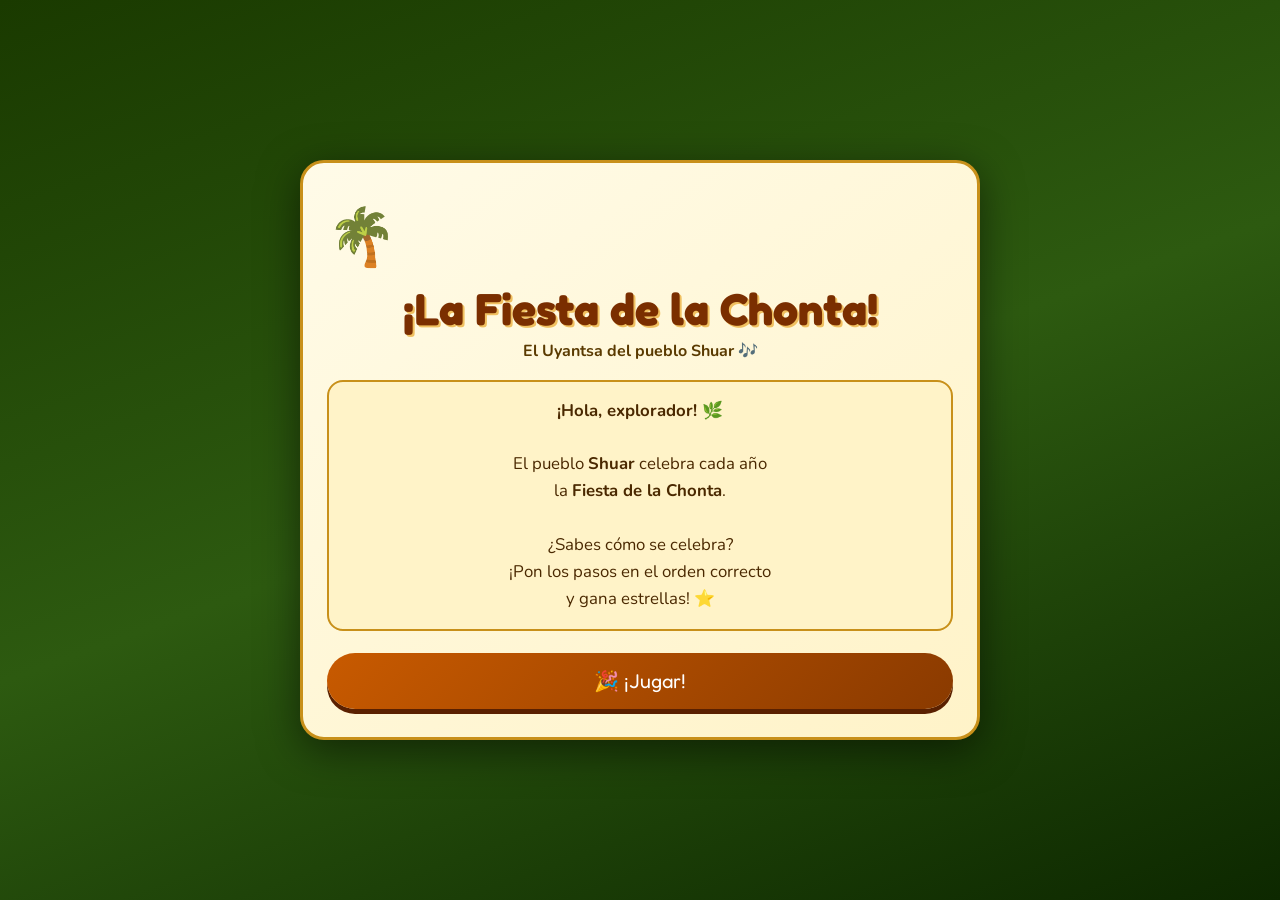
<file: juego9.html>
<!DOCTYPE html>
<html lang="es">
<head>
<meta charset="UTF-8">
<meta name="viewport" content="width=device-width, initial-scale=1.0">
<title>Juego 7 – La Fiesta de la Chonta</title>
<style>
  @import url('https://fonts.googleapis.com/css2?family=Fredoka+One&family=Nunito:wght@700;900&display=swap');

  * { box-sizing: border-box; margin: 0; padding: 0; }

  body {
    font-family: 'Nunito', sans-serif;
    min-height: 100vh;
    background: linear-gradient(160deg, #1a3a00 0%, #2d5a10 50%, #0d2800 100%);
    display: flex; align-items: center; justify-content: center;
    padding: 12px;
  }

  #app { width: 100%; max-width: 680px; }

  /* ===== PANTALLAS ===== */
  .screen { display: none; }
  .screen.active { display: block; }

  /* ===== TARJETA BASE ===== */
  .card {
    background: linear-gradient(145deg, #fffbe8, #fff3c8);
    border-radius: 24px;
    padding: 28px 24px;
    border: 3px solid #c8901a;
    box-shadow: 0 10px 40px rgba(0,0,0,0.5);
  }

  /* ===== TÍTULO ===== */
  .game-title {
    font-family: 'Fredoka One', cursive;
    font-size: clamp(1.8rem, 6vw, 2.8rem);
    color: #7a2e00;
    text-align: center;
    text-shadow: 2px 2px 0 #f0c060;
    line-height: 1.1;
  }

  .subtitle {
    text-align: center;
    color: #5a3a00;
    font-size: 1rem;
    font-weight: 700;
    margin: 6px 0 18px;
  }

  /* ===== INTRO ===== */
  .intro-box {
    background: #fff3c8;
    border: 2px solid #c8901a;
    border-radius: 16px;
    padding: 16px;
    margin-bottom: 22px;
    text-align: center;
    color: #4a2800;
    font-size: 1.05rem;
    line-height: 1.6;
  }

  .big-emoji { font-size: 3.5rem; display: block; margin: 8px 0; animation: sway 2.5s ease-in-out infinite; }
  @keyframes sway { 0%,100%{transform:rotate(-6deg)} 50%{transform:rotate(6deg)} }

  .btn {
    display: block; width: 100%;
    background: linear-gradient(135deg, #c85a00, #8a3a00);
    color: #fff; border: none; border-radius: 50px;
    padding: 16px; font-family: 'Fredoka One', cursive;
    font-size: 1.25rem; cursor: pointer;
    box-shadow: 0 5px 0 #5a2000;
    transition: transform .15s, box-shadow .15s;
  }
  .btn:hover { transform: translateY(-2px); box-shadow: 0 7px 0 #5a2000; }
  .btn:active { transform: translateY(2px); box-shadow: 0 2px 0 #5a2000; }
  .btn.green { background: linear-gradient(135deg, #3a9a3a, #1a5a1a); box-shadow: 0 5px 0 #0d3a0d; }
  .btn.green:hover { box-shadow: 0 7px 0 #0d3a0d; }

  /* ===== SCORE BAR ===== */
  .score-bar {
    display: flex; justify-content: space-between; align-items: center;
    background: #7a2e00; border-radius: 50px; padding: 8px 20px;
    margin-bottom: 18px; color: #fff; font-weight: 900; font-size: 1rem;
  }
  .score-bar span:last-child { color: #ffd700; }

  /* ===== INSTRUCCIÓN ===== */
  .instruccion {
    text-align: center;
    font-size: 1.1rem;
    font-weight: 900;
    color: #7a2e00;
    margin-bottom: 14px;
    background: #ffe8a0;
    border-radius: 12px;
    padding: 10px 14px;
    border: 2px solid #c8901a;
  }

  /* ===== ZONA DE SOLTAR ===== */
  .drop-zone-label {
    font-family: 'Fredoka One', cursive;
    font-size: 1rem;
    color: #5a3a00;
    text-align: center;
    margin-bottom: 8px;
    letter-spacing: 0.5px;
  }

  .drop-row {
    display: flex;
    gap: 8px;
    justify-content: center;
    margin-bottom: 20px;
    flex-wrap: wrap;
  }

  .drop-slot {
    width: 100px; height: 110px;
    border: 3px dashed #c8901a;
    border-radius: 16px;
    background: rgba(200,144,26,0.08);
    display: flex; flex-direction: column;
    align-items: center; justify-content: center;
    transition: background .2s, border-color .2s;
    position: relative;
  }

  .drop-slot.drag-over {
    background: rgba(200,144,26,0.25);
    border-color: #8a3a00;
  }

  .drop-slot.filled { border-style: solid; border-color: #3a9a3a; background: rgba(58,154,58,0.1); }
  .drop-slot.wrong  { border-color: #c83a00; background: rgba(200,58,0,0.1); animation: shake .4s; }

  @keyframes shake {
    0%,100%{transform:translateX(0)}
    25%{transform:translateX(-6px)}
    75%{transform:translateX(6px)}
  }

  .slot-number {
    position: absolute; top: 6px; left: 8px;
    font-family: 'Fredoka One', cursive;
    font-size: 0.9rem;
    color: #c8901a;
  }

  .slot-number.filled-num { color: #3a9a3a; }

  /* ===== TARJETAS PARA ARRASTRAR ===== */
  .cards-label {
    font-family: 'Fredoka One', cursive;
    font-size: 1rem;
    color: #5a3a00;
    text-align: center;
    margin-bottom: 10px;
  }

  .drag-area {
    display: flex;
    flex-wrap: wrap;
    gap: 10px;
    justify-content: center;
    min-height: 130px;
    background: rgba(200,144,26,0.06);
    border-radius: 16px;
    padding: 12px;
    border: 2px solid rgba(200,144,26,0.2);
  }

  .drag-card {
    width: 100px; height: 110px;
    background: linear-gradient(145deg, #fff8e1, #ffe082);
    border: 3px solid #c8901a;
    border-radius: 16px;
    display: flex; flex-direction: column;
    align-items: center; justify-content: center;
    cursor: grab;
    user-select: none;
    transition: transform .15s, box-shadow .15s;
    box-shadow: 0 4px 10px rgba(0,0,0,0.2);
    text-align: center;
    padding: 6px;
  }

  .drag-card:hover { transform: translateY(-4px) scale(1.04); box-shadow: 0 8px 16px rgba(0,0,0,0.3); }
  .drag-card.dragging { opacity: 0.4; transform: scale(0.95); }

  .drag-card .card-emoji { font-size: 2.2rem; display: block; margin-bottom: 4px; }
  .drag-card .card-label {
    font-size: 0.72rem; font-weight: 900;
    color: #5a2800; line-height: 1.2;
  }

  /* Card placed inside slot */
  .placed-card {
    width: 88px; height: 96px;
    background: linear-gradient(145deg, #e8f5e8, #c8e8c8);
    border-radius: 12px;
    display: flex; flex-direction: column;
    align-items: center; justify-content: center;
    text-align: center; padding: 4px;
    cursor: pointer;
  }
  .placed-card .card-emoji { font-size: 2rem; display: block; margin-bottom: 2px; }
  .placed-card .card-label { font-size: 0.68rem; font-weight: 900; color: #1a4a1a; line-height: 1.2; }

  /* ===== RESULTADO PARCIAL ===== */
  .check-btn {
    display: block; width: 100%;
    background: linear-gradient(135deg, #c8901a, #8a5a00);
    color: #fff; border: none; border-radius: 50px;
    padding: 15px; font-family: 'Fredoka One', cursive;
    font-size: 1.2rem; cursor: pointer;
    box-shadow: 0 5px 0 #5a3000;
    margin-top: 18px;
    transition: transform .15s, box-shadow .15s;
  }
  .check-btn:hover { transform: translateY(-2px); box-shadow: 0 7px 0 #5a3000; }
  .check-btn:disabled { opacity: 0.4; cursor: default; }

  /* ===== PANTALLA FINAL ===== */
  .result-emoji { font-size: 4rem; display: block; text-align: center; margin: 8px 0; }
  .result-title {
    font-family: 'Fredoka One', cursive;
    font-size: clamp(1.8rem,6vw,2.5rem);
    text-align: center;
    color: #7a2e00;
    margin-bottom: 6px;
  }
  .result-pts {
    text-align: center; font-weight: 900;
    color: #5a3a00; font-size: 1rem; margin-bottom: 14px;
  }
  .stars { text-align: center; font-size: 2.8rem; letter-spacing: 4px; margin-bottom: 14px; }

  .result-list {
    background: #fff3c8;
    border-radius: 16px;
    padding: 14px 16px;
    margin-bottom: 18px;
    border: 2px solid #c8901a;
  }
  .result-list p {
    font-size: 0.95rem;
    color: #4a2800;
    line-height: 1.7;
    text-align: center;
  }

  .step-reveal {
    display: flex; align-items: center; gap: 10px;
    background: #fff8e1; border-radius: 12px; padding: 8px 12px;
    margin: 6px 0; border: 2px solid #e0b060;
  }
  .step-reveal .s-num {
    font-family: 'Fredoka One', cursive;
    font-size: 1.4rem; color: #c85a00; flex-shrink: 0; width: 28px;
  }
  .step-reveal .s-emoji { font-size: 1.8rem; flex-shrink: 0; }
  .step-reveal .s-text { font-size: 0.9rem; font-weight: 900; color: #4a2800; line-height: 1.3; }

  /* Mobile touch helper */
  .touch-hint {
    text-align: center; font-size: 0.8rem; color: #8a5a00;
    margin-top: 8px; font-weight: 700;
  }
</style>
</head>
<body>
<div id="app">

  <!-- ===== PANTALLA INICIO ===== -->
  <div id="screen-start" class="screen active">
    <div class="card">
      <span class="big-emoji">🌴</span>
      <h1 class="game-title">¡La Fiesta de la Chonta!</h1>
      <p class="subtitle">El Uyantsa del pueblo Shuar 🎶</p>
      <div class="intro-box">
        <strong>¡Hola, explorador! 🌿</strong><br><br>
        El pueblo <strong>Shuar</strong> celebra cada año<br>
        la <strong>Fiesta de la Chonta</strong>.<br><br>
        ¿Sabes cómo se celebra?<br>
        ¡Pon los pasos en el orden correcto<br>y gana estrellas! ⭐
      </div>
      <button class="btn" onclick="startGame()">🎉 ¡Jugar!</button>
    </div>
  </div>

  <!-- ===== PANTALLA JUEGO ===== -->
  <div id="screen-game" class="screen">
    <div class="card">
      <div class="score-bar">
        <span>🌴 Fiesta Chonta</span>
        <span id="pts-display">⭐ 0 pts</span>
      </div>

      <div class="instruccion" id="instruccion">
        ¡Arrastra cada tarjeta al número correcto! 🖐️
      </div>

      <!-- Slots -->
      <div class="drop-zone-label">👇 Pon aquí los pasos en orden</div>
      <div class="drop-row" id="drop-row"></div>

      <!-- Cards to drag -->
      <div class="cards-label">🃏 Tarjetas para ordenar</div>
      <div class="drag-area" id="drag-area"></div>

      <p class="touch-hint">📱 En celular: toca una tarjeta y luego toca el número</p>

      <button class="check-btn" id="check-btn" onclick="checkAnswer()">
        ✅ ¡Listo! Comprobar
      </button>
    </div>
  </div>

  <!-- ===== PANTALLA FINAL ===== -->
  <div id="screen-result" class="screen">
    <div class="card">
      <div id="result-content"></div>
      <button class="btn green" onclick="restartGame()" style="margin-top:8px;">🔄 ¡Jugar de nuevo!</button>
    </div>
  </div>

</div>

<script>
// ===== DATOS: pasos en orden correcto =====
const STEPS = [
  { id: 1, emoji: '🌴', label: 'Recolectar la chonta en la selva', shortLabel: 'Recolectar chonta' },
  { id: 2, emoji: '👐', label: 'Las mujeres preparan la chicha', shortLabel: 'Hacer la chicha' },
  { id: 3, emoji: '🙏', label: 'Rituales de agradecimiento a la Pachamama', shortLabel: 'Agradecer a la tierra' },
  { id: 4, emoji: '💃', label: 'Danzas y música con tambores y flautas', shortLabel: 'Bailar y cantar' },
  { id: 5, emoji: '🍽️', label: 'Compartir comida y saberes entre todos', shortLabel: 'Compartir y festejar' },
];

let points = 0;
let slots = []; // what's in each slot: null or step id
let selectedCard = null; // for touch mode
let attempts = 0;

function showScreen(id) {
  document.querySelectorAll('.screen').forEach(s => s.classList.remove('active'));
  document.getElementById(id).classList.add('active');
}

function startGame() {
  points = 0;
  slots = [null, null, null, null, null];
  selectedCard = null;
  attempts = 0;
  buildBoard();
  showScreen('screen-game');
}

function buildBoard() {
  // Build drop slots
  const dropRow = document.getElementById('drop-row');
  dropRow.innerHTML = '';
  STEPS.forEach((_, i) => {
    const slot = document.createElement('div');
    slot.className = 'drop-slot';
    slot.dataset.index = i;
    slot.innerHTML = `<span class="slot-number" id="num-${i}">${i+1}</span>`;
    slot.addEventListener('dragover', e => { e.preventDefault(); slot.classList.add('drag-over'); });
    slot.addEventListener('dragleave', () => slot.classList.remove('drag-over'));
    slot.addEventListener('drop', e => { e.preventDefault(); slot.classList.remove('drag-over'); handleDrop(i); });
    slot.addEventListener('click', () => handleSlotClick(i));
    dropRow.appendChild(slot);
  });

  // Build shuffled cards
  const area = document.getElementById('drag-area');
  area.innerHTML = '';
  const shuffled = [...STEPS].sort(() => Math.random() - 0.5);
  shuffled.forEach(step => {
    const card = createDragCard(step);
    area.appendChild(card);
  });

  updateUI();
}

function createDragCard(step) {
  const card = document.createElement('div');
  card.className = 'drag-card';
  card.id = `card-${step.id}`;
  card.draggable = true;
  card.dataset.stepId = step.id;
  card.innerHTML = `<span class="card-emoji">${step.emoji}</span><span class="card-label">${step.shortLabel}</span>`;

  card.addEventListener('dragstart', () => {
    card.classList.add('dragging');
    window._draggingId = step.id;
  });
  card.addEventListener('dragend', () => {
    card.classList.remove('dragging');
    window._draggingId = null;
  });
  card.addEventListener('click', () => handleCardClick(step.id));
  return card;
}

// ===== DRAG & DROP =====
function handleDrop(slotIndex) {
  const dragId = window._draggingId;
  if (dragId == null) return;

  // If slot is occupied, return card to pool
  if (slots[slotIndex] !== null) {
    returnCardToPool(slots[slotIndex]);
  }
  // If this card was in another slot, clear that slot
  const prevSlot = slots.indexOf(dragId);
  if (prevSlot !== -1) slots[prevSlot] = null;

  slots[slotIndex] = dragId;
  updateUI();
}

// ===== TOUCH / CLICK MODE =====
function handleCardClick(stepId) {
  if (selectedCard === stepId) {
    // Deselect
    selectedCard = null;
    document.getElementById(`card-${stepId}`)?.classList.remove('selected-card');
    clearSlotHighlight();
  } else {
    // Select this card
    clearCardSelection();
    selectedCard = stepId;
    const cardEl = document.getElementById(`card-${stepId}`);
    if (cardEl) cardEl.style.outline = '3px solid #c83a00';
    document.getElementById('instruccion').textContent = '👆 Ahora toca el número donde va esta tarjeta';
  }
}

function handleSlotClick(slotIndex) {
  if (selectedCard !== null) {
    // Place selected card in this slot
    if (slots[slotIndex] !== null) returnCardToPool(slots[slotIndex]);
    const prevSlot = slots.indexOf(selectedCard);
    if (prevSlot !== -1) slots[prevSlot] = null;
    slots[slotIndex] = selectedCard;
    clearCardSelection();
    selectedCard = null;
    document.getElementById('instruccion').textContent = '¡Arrastra cada tarjeta al número correcto! 🖐️';
    updateUI();
  } else if (slots[slotIndex] !== null) {
    // Return placed card to pool
    returnCardToPool(slots[slotIndex]);
    slots[slotIndex] = null;
    updateUI();
  }
}

function returnCardToPool(stepId) {
  const area = document.getElementById('drag-area');
  const step = STEPS.find(s => s.id === stepId);
  if (step) {
    const existing = document.getElementById(`card-${stepId}`);
    if (!existing) {
      const card = createDragCard(step);
      area.appendChild(card);
    }
  }
}

function clearCardSelection() {
  STEPS.forEach(s => {
    const el = document.getElementById(`card-${s.id}`);
    if (el) el.style.outline = '';
  });
}

function clearSlotHighlight() {}

// ===== UPDATE UI =====
function updateUI() {
  const dropRow = document.getElementById('drop-row');
  STEPS.forEach((_, i) => {
    const slot = dropRow.children[i];
    const numEl = document.getElementById(`num-${i}`);
    // Clear slot content except number
    while (slot.children.length > 1) slot.removeChild(slot.lastChild);
    slot.classList.remove('filled', 'wrong');
    if (numEl) { numEl.className = 'slot-number'; }

    if (slots[i] !== null) {
      const step = STEPS.find(s => s.id === slots[i]);
      slot.classList.add('filled');
      if (numEl) numEl.className = 'slot-number filled-num';
      const placed = document.createElement('div');
      placed.className = 'placed-card';
      placed.innerHTML = `<span class="card-emoji">${step.emoji}</span><span class="card-label">${step.shortLabel}</span>`;
      placed.onclick = () => handleSlotClick(i);
      slot.appendChild(placed);

      // Remove card from drag area
      const cardEl = document.getElementById(`card-${slots[i]}`);
      if (cardEl) cardEl.remove();
    }
  });

  // Enable check button only when all slots filled
  const allFilled = slots.every(s => s !== null);
  document.getElementById('check-btn').disabled = !allFilled;
  document.getElementById('pts-display').textContent = `⭐ ${points} pts`;
}

// ===== CHECK ANSWER =====
function checkAnswer() {
  attempts++;
  let correct = 0;
  const dropRow = document.getElementById('drop-row');

  STEPS.forEach((step, i) => {
    const slot = dropRow.children[i];
    if (slots[i] === step.id) {
      correct++;
      slot.classList.remove('wrong');
    } else {
      slot.classList.add('wrong');
    }
  });

  if (correct === STEPS.length) {
    // All correct!
    const bonus = attempts === 1 ? 50 : attempts === 2 ? 30 : 10;
    points += 100 + bonus;
    setTimeout(() => showResult(), 600);
  } else {
    // Some wrong — give hint
    const wrong = STEPS.length - correct;
    const instrEl = document.getElementById('instruccion');
    instrEl.textContent = `❌ ${wrong} tarjeta${wrong>1?'s':''} en lugar incorrecto. ¡Inténtalo de nuevo!`;
    instrEl.style.background = '#ffe0cc';
    instrEl.style.color = '#8a2000';
    points = Math.max(0, points - 10);
    document.getElementById('pts-display').textContent = `⭐ ${points} pts`;
    // Reset wrong slots after short delay
    setTimeout(() => {
      STEPS.forEach((_, i) => {
        dropRow.children[i].classList.remove('wrong');
      });
      instrEl.textContent = '¡Arrastra cada tarjeta al número correcto! 🖐️';
      instrEl.style.background = '#ffe8a0';
      instrEl.style.color = '#7a2e00';
    }, 1200);
  }
}

// ===== RESULTADO =====
function showResult() {
  showScreen('screen-result');

  let stars, emoji, title, msg;
  if (attempts === 1) {
    stars = '⭐⭐⭐'; emoji = '🏆'; title = '¡Perfecto!';
    msg = '¡Lo ordenaste todo a la primera! Eres un experto de la Fiesta de la Chonta.';
  } else if (attempts === 2) {
    stars = '⭐⭐'; emoji = '🌟'; title = '¡Muy bien!';
    msg = '¡Casi perfecto! Con un poco de práctica lo harás de una sola vez.';
  } else {
    stars = '⭐'; emoji = '🌱'; title = '¡Lo lograste!';
    msg = '¡Bien hecho! Ahora ya conoces los pasos de la Fiesta de la Chonta.';
  }

  const stepsHTML = STEPS.map(s => `
    <div class="step-reveal">
      <span class="s-num">${s.id}</span>
      <span class="s-emoji">${s.emoji}</span>
      <span class="s-text">${s.label}</span>
    </div>
  `).join('');

  document.getElementById('result-content').innerHTML = `
    <span class="result-emoji">${emoji}</span>
    <div class="result-title">${title}</div>
    <div class="result-pts">Obtuviste <strong>${points}</strong> puntos en ${attempts} intento${attempts>1?'s':''}</div>
    <div class="stars">${stars}</div>
    <div class="result-list">
      <p style="font-weight:900; margin-bottom:10px; color:#7a2e00;">📋 El orden correcto era:</p>
      ${stepsHTML}
    </div>
    <div style="background:#fff3c8; border:2px solid #c8901a; border-radius:14px; padding:14px; margin-bottom:18px; text-align:center; color:#4a2800; font-size:0.9rem; line-height:1.6;">
      <strong>🌴 ¿Sabías que...?</strong><br>
      El pueblo <strong>Shuar</strong> vive en la Amazonía de Ecuador. La palabra <em>Uyantsa</em> significa "Fiesta de la Chonta" en su idioma. ¡Es una tradición de hace cientos de años!
    </div>
  `;
}

function restartGame() {
  startGame();
}
</script>
</body>
</html>
</file>
